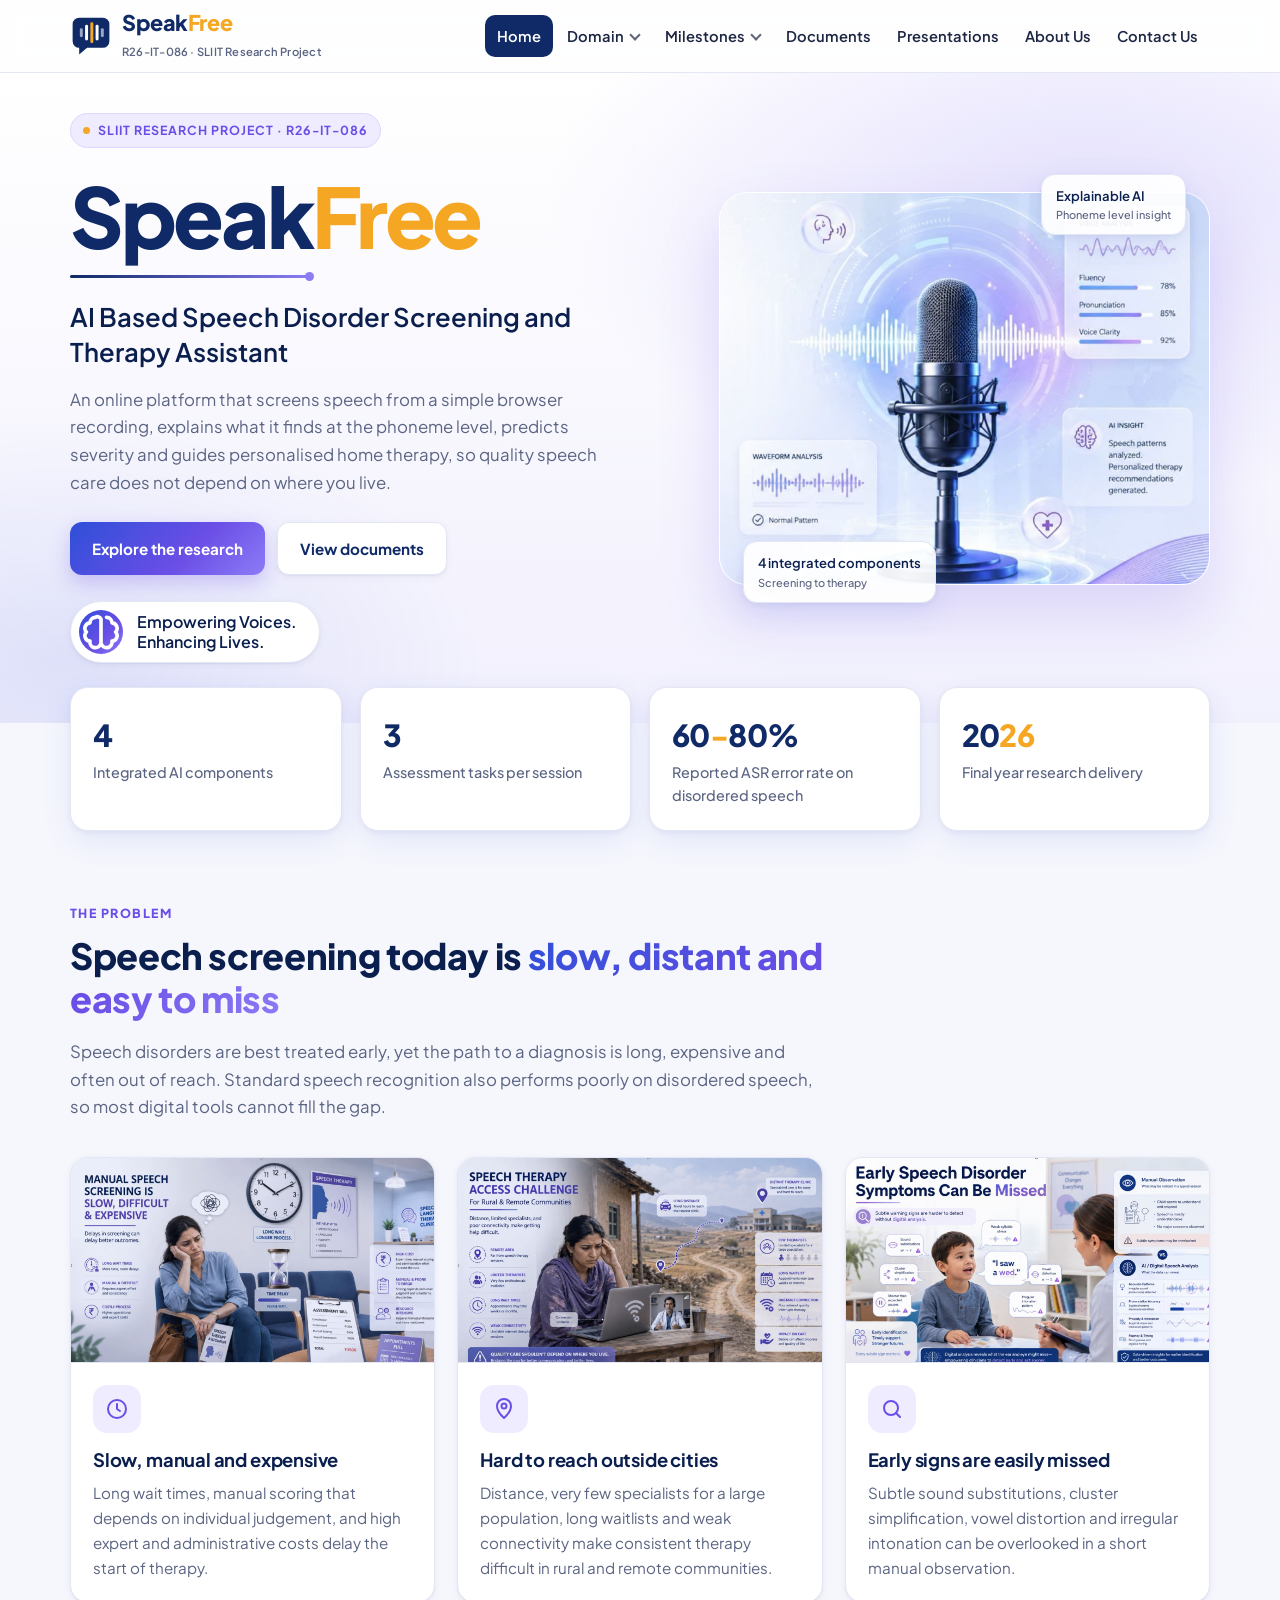
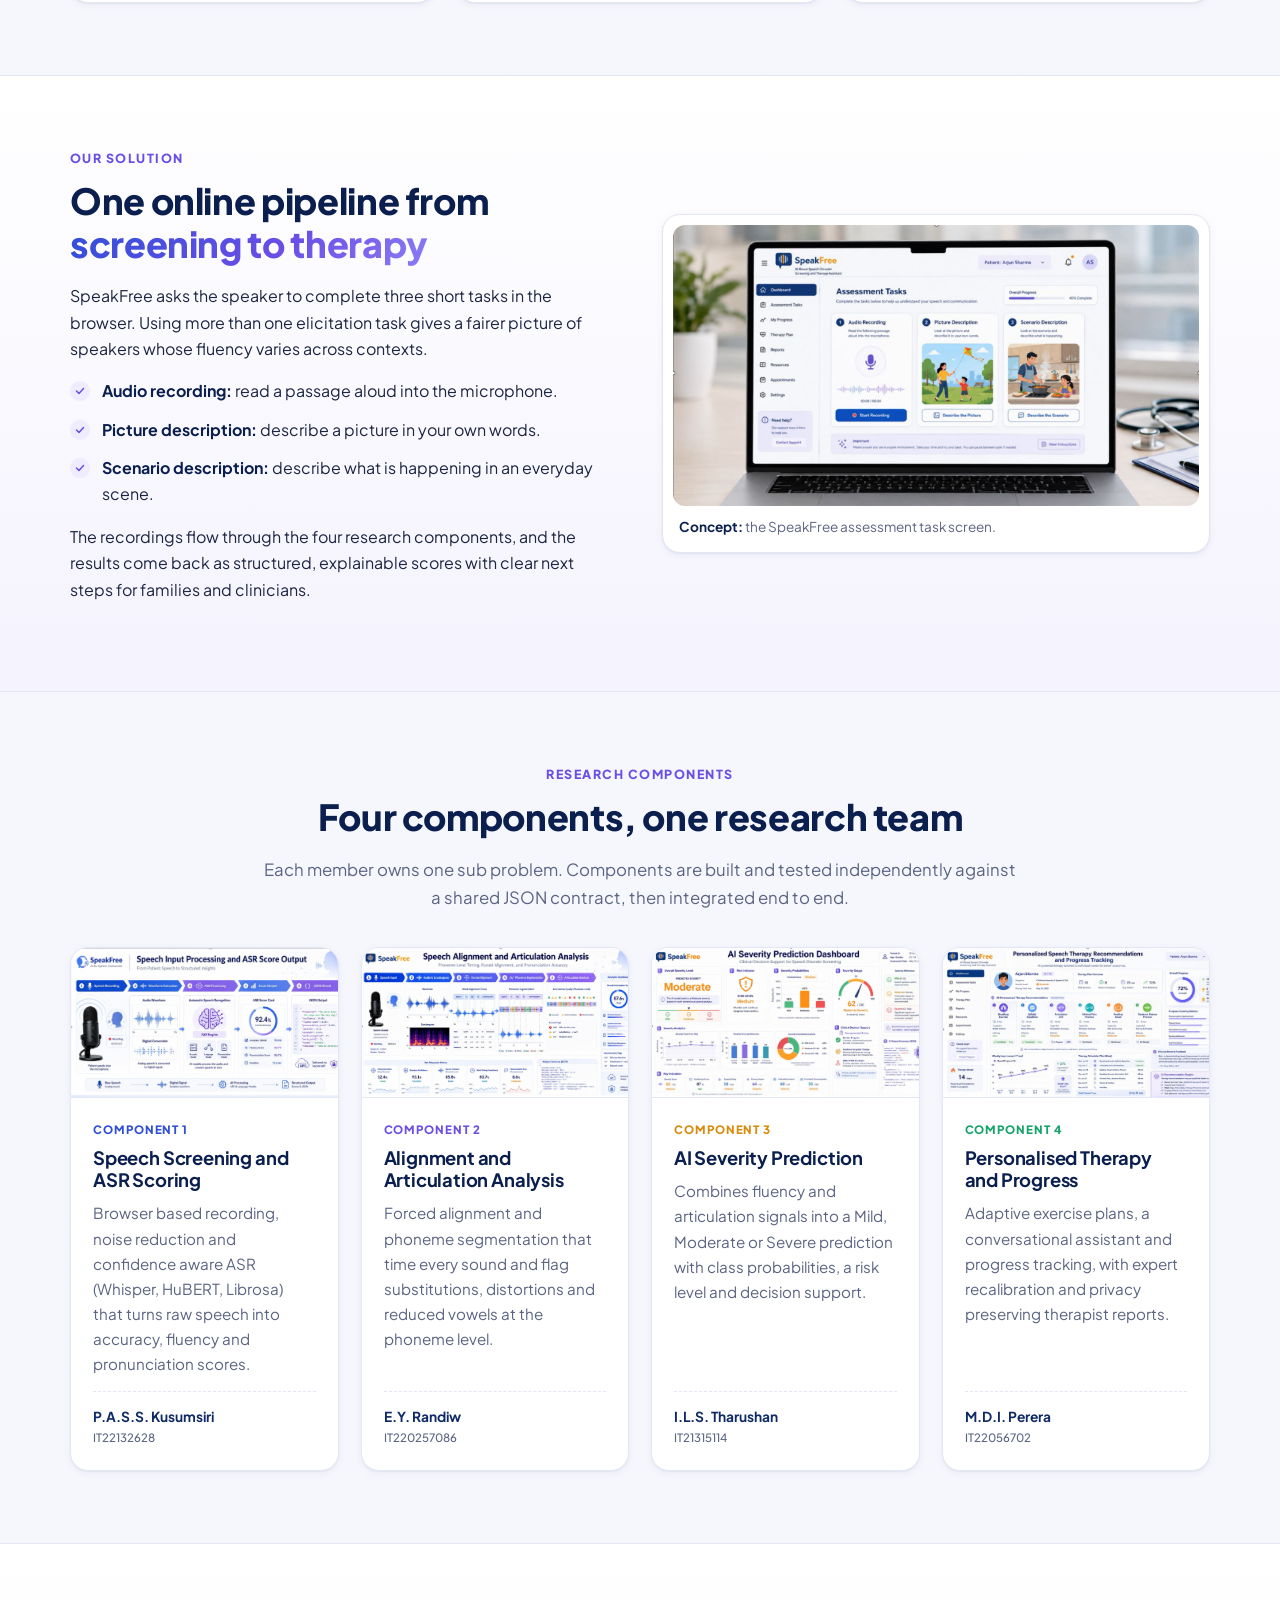
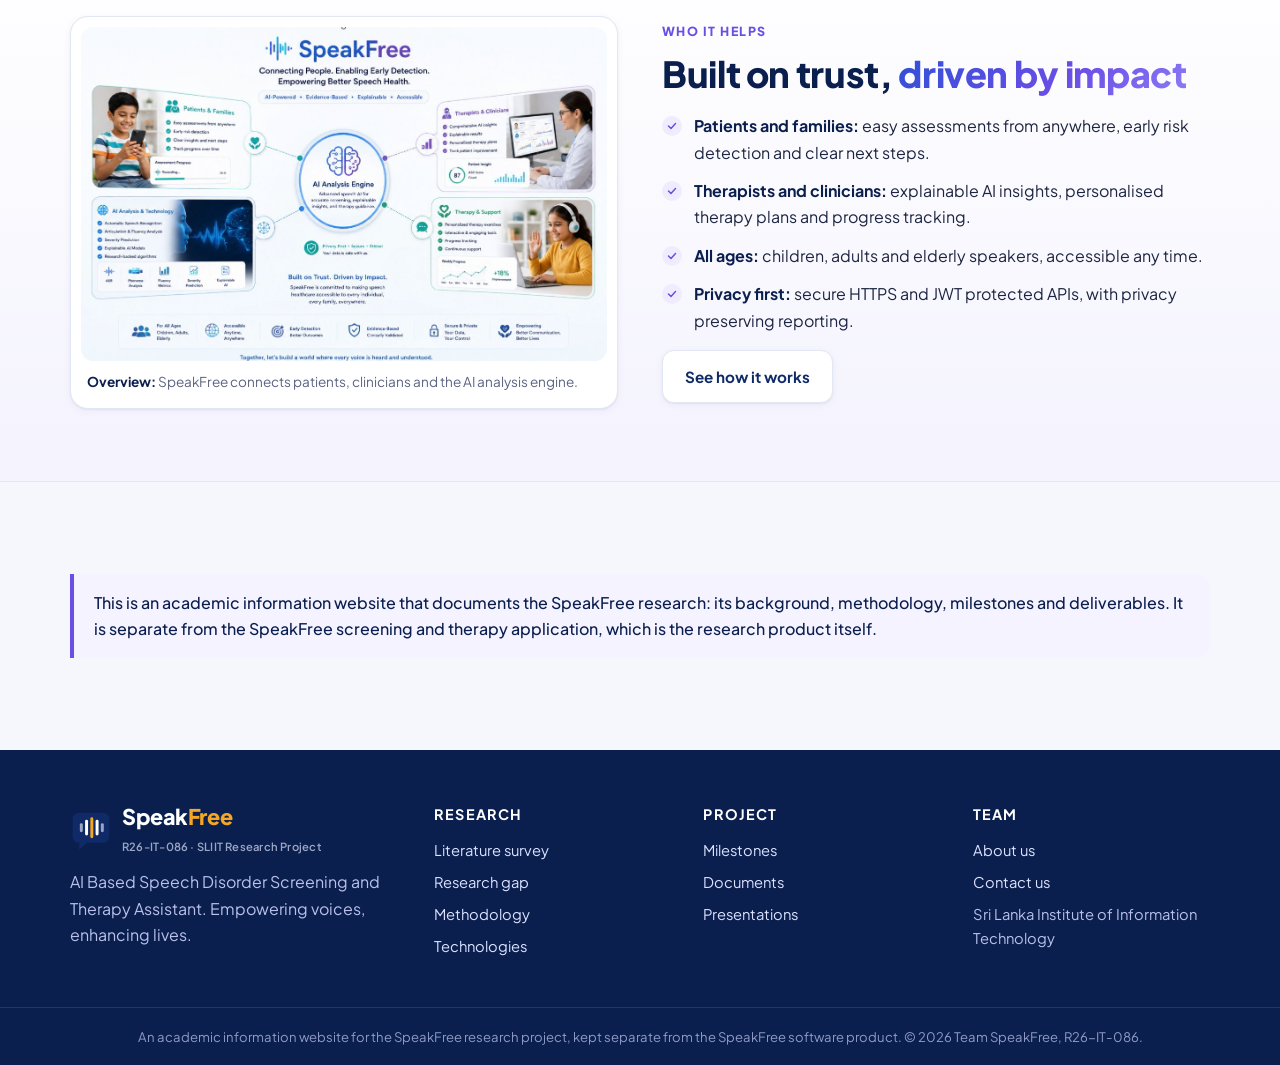
<file: index.html>
<!doctype html>
<html lang="en">
<head>
<meta charset="UTF-8">
<meta name="viewport" content="width=device-width, initial-scale=1.0">
<title>Home | SpeakFree, R26-IT-086</title>
<meta name="description" content="SpeakFree: an AI based online platform for affordable speech disorder screening and personalised, privacy preserving therapy support.">
<link rel="icon" type="image/svg+xml" href="assets/logo/logo-icon.svg">
<link rel="preconnect" href="https://fonts.googleapis.com">
<link rel="preconnect" href="https://fonts.gstatic.com" crossorigin>
<link href="https://fonts.googleapis.com/css2?family=Plus+Jakarta+Sans:wght@400;500;600;700;800&display=swap" rel="stylesheet">
<link rel="stylesheet" href="assets/style.css">
</head>
<body>
<a class="skip" href="#main">Skip to content</a>
<header class="site-header">
  <div class="container nav-wrap">
    <a href="index.html" class="brand">
      <img src="assets/logo/logo-icon.svg" alt="" width="42" height="42">
      <span><span class="brand-name">Speak<span class="free">Free</span></span><span class="brand-sub">R26-IT-086 &middot; SLIIT Research Project</span></span>
    </a>
    <input type="checkbox" id="nav-toggle" class="nav-toggle" aria-label="Toggle menu">
    <label for="nav-toggle" class="nav-burger" aria-hidden="true"><span></span></label>
    <nav class="main-nav" aria-label="Main">
      <ul>
        <li><a href="index.html" class="active" aria-current="page">Home</a></li>
        <li class="has-sub"><a href="domain.html">Domain</a><ul class="sub"><li><a href="domain.html#literature-survey">Literature Survey</a></li><li><a href="domain.html#research-gap">Research Gap</a></li><li><a href="domain.html#research-problem">Research Problem</a></li><li><a href="domain.html#research-objectives">Research Objectives</a></li><li><a href="domain.html#methodology">Methodology</a></li><li><a href="domain.html#technologies">Technologies Used</a></li></ul></li>
        <li class="has-sub"><a href="milestones.html">Milestones</a><ul class="sub"><li><a href="milestones.html#proposal">Project Proposal</a></li><li><a href="milestones.html#checklist-1">Check List Submission</a></li><li><a href="milestones.html#pp1">Progress Presentation 1</a></li><li><a href="milestones.html#pp2">Progress Presentation 2</a></li><li><a href="milestones.html#draft-thesis">Draft Thesis and Website Submission</a></li><li><a href="milestones.html#final-checklist">Final Check List Submission</a></li><li><a href="milestones.html#final">Final Assessment and Viva</a></li><li><a href="milestones.html#research-paper">Research Paper Submission</a></li><li><a href="milestones.html#final-thesis">Final Thesis Submission</a></li></ul></li>
        <li><a href="documents.html">Documents</a></li>
        <li><a href="presentations.html">Presentations</a></li>
        <li><a href="about.html">About Us</a></li>
        <li><a href="contact.html">Contact Us</a></li>
      </ul>
    </nav>
  </div>
</header>
<main id="main">
<section class="hero">
  <div class="container hero-grid">
    <div class="rise">
      <span class="eyebrow">SLIIT Research Project &middot; R26-IT-086</span>
      <h1>Speak<span class="free">Free</span></h1>
      <div class="hero-line"></div>
      <p class="subtitle">AI Based Speech Disorder Screening and Therapy Assistant</p>
      <p class="lead">An online platform that screens speech from a simple browser recording, explains what it finds at the phoneme level, predicts severity and guides personalised home therapy, so quality speech care does not depend on where you live.</p>
      <div class="hero-actions">
        <a href="domain.html" class="btn btn-primary">Explore the research</a>
        <a href="documents.html" class="btn btn-ghost">View documents</a>
      </div>
      <div class="tagline"><span class="ico" style="color:#fff"><svg viewBox="0 0 24 24" fill="none" stroke="currentColor" stroke-width="2" stroke-linecap="round" stroke-linejoin="round" aria-hidden="true"><path d="M9 4a3 3 0 0 0-3 3 3 3 0 0 0-2 5 3 3 0 0 0 2 5 3 3 0 0 0 6 1V5a2 2 0 0 0-3-1zM15 4a3 3 0 0 1 3 3 3 3 0 0 1 2 5 3 3 0 0 1-2 5 3 3 0 0 1-6 1"/></svg></span><span>Empowering Voices.<br>Enhancing Lives.</span></div>
    </div>
    <div class="hero-art rise d2">
      <img src="assets/images/hero-visual.jpg" alt="Studio microphone surrounded by voice analysis panels showing fluency, pronunciation and clarity scores" width="788" height="751">
      <div class="float-chip one">4 integrated components<small>Screening to therapy</small></div>
      <div class="float-chip two">Explainable AI<small>Phoneme level insight</small></div>
    </div>
  </div>
</section>

<div class="container">
  <div class="stats rise d3">
    <div class="stat"><div class="num">4</div><div class="label">Integrated AI components</div></div>
    <div class="stat"><div class="num">3</div><div class="label">Assessment tasks per session</div></div>
    <div class="stat"><div class="num">60<em>-</em>80%</div><div class="label">Reported ASR error rate on disordered speech</div></div>
    <div class="stat"><div class="num">20<em>26</em></div><div class="label">Final year research delivery</div></div>
  </div>
</div>

<section>
  <div class="container">
    <div class="section-head">
      <span class="kicker">The problem</span>
      <h2>Speech screening today is <span class="accent">slow, distant and easy to miss</span></h2>
      <p>Speech disorders are best treated early, yet the path to a diagnosis is long, expensive and often out of reach. Standard speech recognition also performs poorly on disordered speech, so most digital tools cannot fill the gap.</p>
    </div>
    <div class="grid grid-3">
      <article class="card media-card">
        <a class="thumb" href="#lb-p1"><img src="assets/images/problem-cost.jpg" alt="Parent waiting in a speech therapy clinic with an assessment bill" loading="lazy"></a>
        <div class="body">
          <div class="icon"><svg viewBox="0 0 24 24" fill="none" stroke="currentColor" stroke-width="2" stroke-linecap="round" stroke-linejoin="round" aria-hidden="true"><circle cx="12" cy="12" r="9"/><path d="M12 7v5l3 2"/></svg></div>
          <h3>Slow, manual and expensive</h3>
          <p>Long wait times, manual scoring that depends on individual judgement, and high expert and administrative costs delay the start of therapy.</p>
        </div>
      </article>
      <article class="card media-card">
        <a class="thumb" href="#lb-p2"><img src="assets/images/problem-access.jpg" alt="Woman in a rural home struggling with an unstable telehealth call" loading="lazy"></a>
        <div class="body">
          <div class="icon"><svg viewBox="0 0 24 24" fill="none" stroke="currentColor" stroke-width="2" stroke-linecap="round" stroke-linejoin="round" aria-hidden="true"><path d="M12 21s-7-6.2-7-12a7 7 0 0 1 14 0c0 5.8-7 12-7 12z"/><circle cx="12" cy="9" r="2.5"/></svg></div>
          <h3>Hard to reach outside cities</h3>
          <p>Distance, very few specialists for a large population, long waitlists and weak connectivity make consistent therapy difficult in rural and remote communities.</p>
        </div>
      </article>
      <article class="card media-card">
        <a class="thumb" href="#lb-p3"><img src="assets/images/problem-missed.jpg" alt="Child speaking with a clinician, with subtle speech errors highlighted" loading="lazy"></a>
        <div class="body">
          <div class="icon"><svg viewBox="0 0 24 24" fill="none" stroke="currentColor" stroke-width="2" stroke-linecap="round" stroke-linejoin="round" aria-hidden="true"><circle cx="11" cy="11" r="7"/><path d="M20 20l-4-4"/></svg></div>
          <h3>Early signs are easily missed</h3>
          <p>Subtle sound substitutions, cluster simplification, vowel distortion and irregular intonation can be overlooked in a short manual observation.</p>
        </div>
      </article>
    </div>
  </div>
</section>

<section class="alt">
  <div class="container split">
    <div>
      <span class="kicker">Our solution</span>
      <h2>One online pipeline from <span class="accent">screening to therapy</span></h2>
      <p>SpeakFree asks the speaker to complete three short tasks in the browser. Using more than one elicitation task gives a fairer picture of speakers whose fluency varies across contexts.</p>
      <ul class="checks">
        <li><strong>Audio recording:</strong> read a passage aloud into the microphone.</li>
        <li><strong>Picture description:</strong> describe a picture in your own words.</li>
        <li><strong>Scenario description:</strong> describe what is happening in an everyday scene.</li>
      </ul>
      <p>The recordings flow through the four research components, and the results come back as structured, explainable scores with clear next steps for families and clinicians.</p>
    </div>
    <figure class="figure">
  <a href="#lb-solution"><img src="assets/images/solution-tasks.jpg" alt="SpeakFree assessment tasks screen with audio recording, picture description and scenario description" loading="lazy"></a>
  <figcaption><strong>Concept:</strong> the SpeakFree assessment task screen.</figcaption>
</figure>
  </div>
</section>

<section>
  <div class="container">
    <div class="section-head center">
      <span class="kicker">Research components</span>
      <h2>Four components, one research team</h2>
      <p>Each member owns one sub problem. Components are built and tested independently against a shared JSON contract, then integrated end to end.</p>
    </div>
    <div class="grid grid-4">
      <article class="card media-card c1 rise d1">
        <a class="thumb" href="#lb-c1"><img src="assets/images/c1-asr.jpg" alt="Speech Screening and ASR Scoring dashboard concept" loading="lazy"></a>
        <div class="body">
          <span class="tag">Component 1</span>
          <h3>Speech Screening and ASR Scoring</h3>
          <p>Browser based recording, noise reduction and confidence aware ASR (Whisper, HuBERT, Librosa) that turns raw speech into accuracy, fluency and pronunciation scores.</p>
          <div class="owner">P.A.S.S. Kusumsiri<small>IT22132628</small></div>
        </div>
      </article>
      <article class="card media-card c2 rise d2">
        <a class="thumb" href="#lb-c2"><img src="assets/images/c2-articulation.jpg" alt="Alignment and Articulation Analysis dashboard concept" loading="lazy"></a>
        <div class="body">
          <span class="tag">Component 2</span>
          <h3>Alignment and Articulation Analysis</h3>
          <p>Forced alignment and phoneme segmentation that time every sound and flag substitutions, distortions and reduced vowels at the phoneme level.</p>
          <div class="owner">E.Y. Randiw<small>IT220257086</small></div>
        </div>
      </article>
      <article class="card media-card c3 rise d3">
        <a class="thumb" href="#lb-c3"><img src="assets/images/c3-severity.jpg" alt="AI Severity Prediction dashboard concept" loading="lazy"></a>
        <div class="body">
          <span class="tag">Component 3</span>
          <h3>AI Severity Prediction</h3>
          <p>Combines fluency and articulation signals into a Mild, Moderate or Severe prediction with class probabilities, a risk level and decision support.</p>
          <div class="owner">I.L.S. Tharushan<small>IT21315114</small></div>
        </div>
      </article>
      <article class="card media-card c4 rise d4">
        <a class="thumb" href="#lb-c4"><img src="assets/images/c4-therapy.jpg" alt="Personalised Therapy and Progress dashboard concept" loading="lazy"></a>
        <div class="body">
          <span class="tag">Component 4</span>
          <h3>Personalised Therapy and Progress</h3>
          <p>Adaptive exercise plans, a conversational assistant and progress tracking, with expert recalibration and privacy preserving therapist reports.</p>
          <div class="owner">M.D.I. Perera<small>IT22056702</small></div>
        </div>
      </article>
    </div>
  </div>
</section>

<section class="alt">
  <div class="container split reverse">
    <div>
      <span class="kicker">Who it helps</span>
      <h2>Built on trust, <span class="accent">driven by impact</span></h2>
      <ul class="checks">
        <li><strong>Patients and families:</strong> easy assessments from anywhere, early risk detection and clear next steps.</li>
        <li><strong>Therapists and clinicians:</strong> explainable AI insights, personalised therapy plans and progress tracking.</li>
        <li><strong>All ages:</strong> children, adults and elderly speakers, accessible any time.</li>
        <li><strong>Privacy first:</strong> secure HTTPS and JWT protected APIs, with privacy preserving reporting.</li>
      </ul>
      <a href="domain.html#methodology" class="btn btn-ghost">See how it works</a>
    </div>
    <figure class="figure">
  <a href="#lb-overview"><img src="assets/images/overview.jpg" alt="SpeakFree overview connecting patients, therapists, AI technology and therapy support" loading="lazy"></a>
  <figcaption><strong>Overview:</strong> SpeakFree connects patients, clinicians and the AI analysis engine.</figcaption>
</figure>
  </div>
</section>

<section>
  <div class="container">
    <div class="callout">This is an academic information website that documents the SpeakFree research: its background, methodology, milestones and deliverables. It is separate from the SpeakFree screening and therapy application, which is the research product itself.</div>
  </div>
</section>
<div class="lightbox" id="lb-solution" role="dialog" aria-label="SpeakFree assessment tasks screen with audio recording, picture description and scenario description">
  <a href="#close" class="backdrop" aria-label="Close"></a>
  <img src="assets/images/solution-tasks.jpg" alt="SpeakFree assessment tasks screen with audio recording, picture description and scenario description" loading="lazy">
  <a href="#close" class="close">Close &times;</a>
</div>
<div class="lightbox" id="lb-overview" role="dialog" aria-label="SpeakFree overview connecting patients, therapists, AI technology and therapy support">
  <a href="#close" class="backdrop" aria-label="Close"></a>
  <img src="assets/images/overview.jpg" alt="SpeakFree overview connecting patients, therapists, AI technology and therapy support" loading="lazy">
  <a href="#close" class="close">Close &times;</a>
</div>
<div class="lightbox" id="lb-p1" role="dialog" aria-label="Manual speech screening is slow, difficult and expensive">
  <a href="#close" class="backdrop" aria-label="Close"></a>
  <img src="assets/images/problem-cost.jpg" alt="Manual speech screening is slow, difficult and expensive" loading="lazy">
  <a href="#close" class="close">Close &times;</a>
</div>
<div class="lightbox" id="lb-p2" role="dialog" aria-label="Speech therapy access challenge for rural and remote communities">
  <a href="#close" class="backdrop" aria-label="Close"></a>
  <img src="assets/images/problem-access.jpg" alt="Speech therapy access challenge for rural and remote communities" loading="lazy">
  <a href="#close" class="close">Close &times;</a>
</div>
<div class="lightbox" id="lb-p3" role="dialog" aria-label="Early speech disorder symptoms can be missed">
  <a href="#close" class="backdrop" aria-label="Close"></a>
  <img src="assets/images/problem-missed.jpg" alt="Early speech disorder symptoms can be missed" loading="lazy">
  <a href="#close" class="close">Close &times;</a>
</div>
<div class="lightbox" id="lb-c1" role="dialog" aria-label="Speech Screening and ASR Scoring">
  <a href="#close" class="backdrop" aria-label="Close"></a>
  <img src="assets/images/c1-asr.jpg" alt="Speech Screening and ASR Scoring" loading="lazy">
  <a href="#close" class="close">Close &times;</a>
</div>
<div class="lightbox" id="lb-c2" role="dialog" aria-label="Alignment and Articulation Analysis">
  <a href="#close" class="backdrop" aria-label="Close"></a>
  <img src="assets/images/c2-articulation.jpg" alt="Alignment and Articulation Analysis" loading="lazy">
  <a href="#close" class="close">Close &times;</a>
</div>
<div class="lightbox" id="lb-c3" role="dialog" aria-label="AI Severity Prediction">
  <a href="#close" class="backdrop" aria-label="Close"></a>
  <img src="assets/images/c3-severity.jpg" alt="AI Severity Prediction" loading="lazy">
  <a href="#close" class="close">Close &times;</a>
</div>
<div class="lightbox" id="lb-c4" role="dialog" aria-label="Personalised Therapy and Progress">
  <a href="#close" class="backdrop" aria-label="Close"></a>
  <img src="assets/images/c4-therapy.jpg" alt="Personalised Therapy and Progress" loading="lazy">
  <a href="#close" class="close">Close &times;</a>
</div>
</main>
<footer class="site-footer">
  <div class="container footer-grid">
    <div>
      <a href="index.html" class="brand">
      <img src="assets/logo/logo-icon.svg" alt="" width="42" height="42">
      <span><span class="brand-name">Speak<span class="free">Free</span></span><span class="brand-sub">R26-IT-086 &middot; SLIIT Research Project</span></span>
    </a>
      <p>AI Based Speech Disorder Screening and Therapy Assistant. Empowering voices, enhancing lives.</p>
    </div>
    <div>
      <h4>Research</h4>
      <ul>
        <li><a href="domain.html#literature-survey">Literature survey</a></li>
        <li><a href="domain.html#research-gap">Research gap</a></li>
        <li><a href="domain.html#methodology">Methodology</a></li>
        <li><a href="domain.html#technologies">Technologies</a></li>
      </ul>
    </div>
    <div>
      <h4>Project</h4>
      <ul>
        <li><a href="milestones.html">Milestones</a></li>
        <li><a href="documents.html">Documents</a></li>
        <li><a href="presentations.html">Presentations</a></li>
      </ul>
    </div>
    <div>
      <h4>Team</h4>
      <ul>
        <li><a href="about.html">About us</a></li>
        <li><a href="contact.html">Contact us</a></li>
        <li>Sri Lanka Institute of Information Technology</li>
      </ul>
    </div>
  </div>
  <div class="footer-bottom">
    An academic information website for the SpeakFree research project, kept separate from the SpeakFree software product. &copy; 2026 Team SpeakFree, R26-IT-086.
  </div>
</footer>
</body>
</html>
</file>
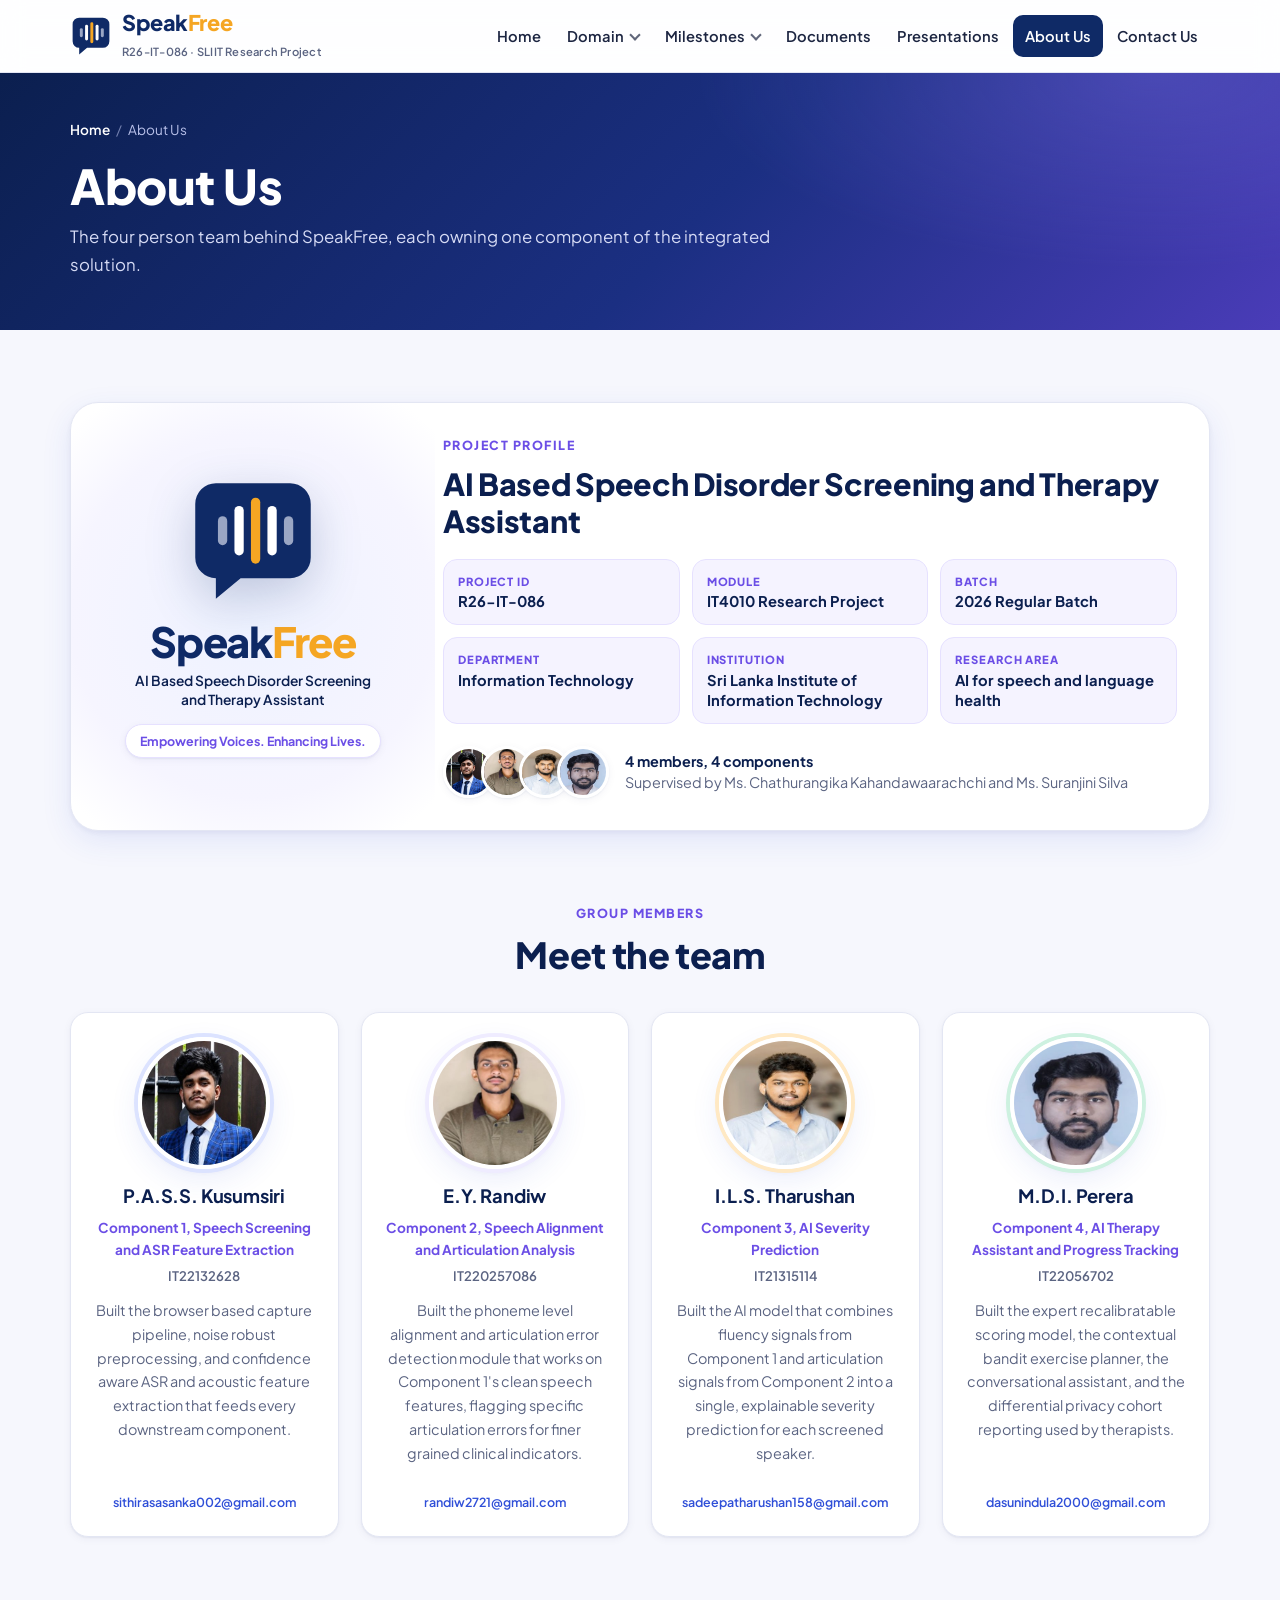
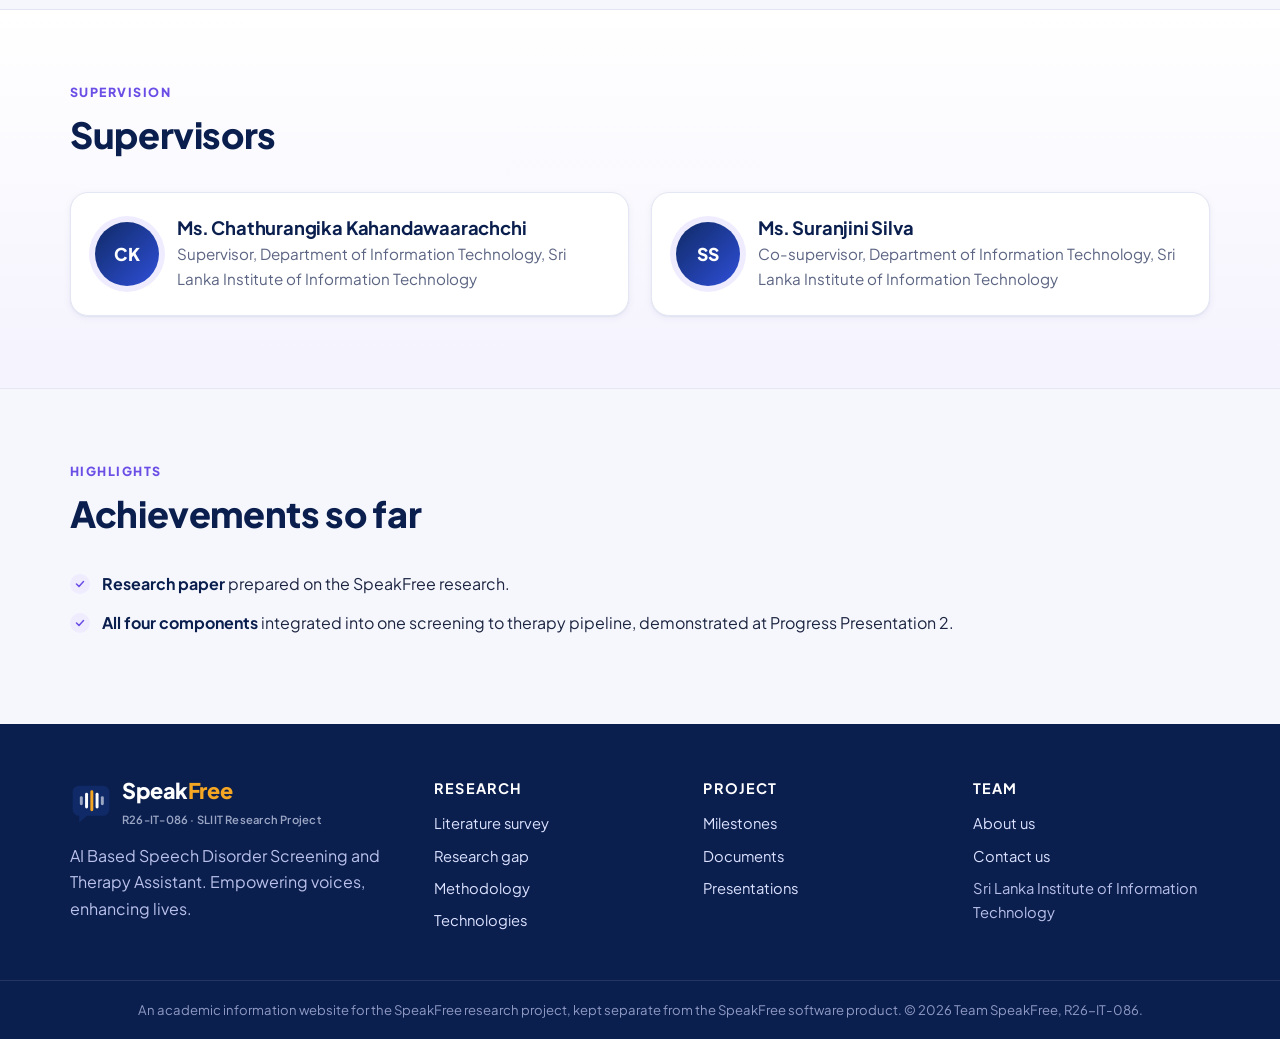
<file: about.html>
<!doctype html>
<html lang="en">
<head>
<meta charset="UTF-8">
<meta name="viewport" content="width=device-width, initial-scale=1.0">
<title>About Us | SpeakFree, R26-IT-086</title>
<meta name="description" content="The SpeakFree research team, supervisors and contact details.">
<link rel="icon" type="image/svg+xml" href="assets/logo/logo-icon.svg">
<link rel="preconnect" href="https://fonts.googleapis.com">
<link rel="preconnect" href="https://fonts.gstatic.com" crossorigin>
<link href="https://fonts.googleapis.com/css2?family=Plus+Jakarta+Sans:wght@400;500;600;700;800&display=swap" rel="stylesheet">
<link rel="stylesheet" href="assets/style.css">
</head>
<body>
<a class="skip" href="#main">Skip to content</a>
<header class="site-header">
  <div class="container nav-wrap">
    <a href="index.html" class="brand">
      <img src="assets/logo/logo-icon.svg" alt="" width="42" height="42">
      <span><span class="brand-name">Speak<span class="free">Free</span></span><span class="brand-sub">R26-IT-086 &middot; SLIIT Research Project</span></span>
    </a>
    <input type="checkbox" id="nav-toggle" class="nav-toggle" aria-label="Toggle menu">
    <label for="nav-toggle" class="nav-burger" aria-hidden="true"><span></span></label>
    <nav class="main-nav" aria-label="Main">
      <ul>
        <li><a href="index.html">Home</a></li>
        <li class="has-sub"><a href="domain.html">Domain</a><ul class="sub"><li><a href="domain.html#literature-survey">Literature Survey</a></li><li><a href="domain.html#research-gap">Research Gap</a></li><li><a href="domain.html#research-problem">Research Problem</a></li><li><a href="domain.html#research-objectives">Research Objectives</a></li><li><a href="domain.html#methodology">Methodology</a></li><li><a href="domain.html#technologies">Technologies Used</a></li></ul></li>
        <li class="has-sub"><a href="milestones.html">Milestones</a><ul class="sub"><li><a href="milestones.html#proposal">Project Proposal</a></li><li><a href="milestones.html#checklist-1">Check List Submission</a></li><li><a href="milestones.html#pp1">Progress Presentation 1</a></li><li><a href="milestones.html#pp2">Progress Presentation 2</a></li><li><a href="milestones.html#draft-thesis">Draft Thesis and Website Submission</a></li><li><a href="milestones.html#final-checklist">Final Check List Submission</a></li><li><a href="milestones.html#final">Final Assessment and Viva</a></li><li><a href="milestones.html#research-paper">Research Paper Submission</a></li><li><a href="milestones.html#final-thesis">Final Thesis Submission</a></li></ul></li>
        <li><a href="documents.html">Documents</a></li>
        <li><a href="presentations.html">Presentations</a></li>
        <li><a href="about.html" class="active" aria-current="page">About Us</a></li>
        <li><a href="contact.html">Contact Us</a></li>
      </ul>
    </nav>
  </div>
</header>
<main id="main">
<div class="page-head">
  <div class="container">
    <ol class="crumbs"><li><a href="index.html">Home</a></li><li>About Us</li></ol>
    <h1 class="rise">About Us</h1>
    <p class="rise d1">The four person team behind SpeakFree, each owning one component of the integrated solution.</p>
  </div>
</div>

<section>
  <div class="container">
    <div class="profile rise">
      <div class="profile-logo">
        <img src="assets/logo/logo-icon.svg" alt="SpeakFree logo" width="132" height="132">
        <div class="wordmark">Speak<span class="free">Free</span></div>
        <div class="wordmark-sub">AI Based Speech Disorder Screening and Therapy Assistant</div>
        <div class="wordmark-tag">Empowering Voices. Enhancing Lives.</div>
      </div>
      <div class="profile-body">
        <span class="kicker">Project profile</span>
        <h2>AI Based Speech Disorder Screening and Therapy Assistant</h2>
        <dl class="facts">
          <div><dt>Project ID</dt><dd>R26-IT-086</dd></div>
          <div><dt>Module</dt><dd>IT4010 Research Project</dd></div>
          <div><dt>Batch</dt><dd>2026 Regular Batch</dd></div>
          <div><dt>Department</dt><dd>Information Technology</dd></div>
          <div><dt>Institution</dt><dd>Sri Lanka Institute of Information Technology</dd></div>
          <div><dt>Research area</dt><dd>AI for speech and language health</dd></div>
        </dl>
        <div class="profile-team">
          <div class="faces"><img src="assets/photos/member-1.jpg" alt="P.A.S.S. Kusumsiri" width="52" height="52"><img src="assets/photos/member-2.jpg" alt="E.Y. Randiw" width="52" height="52"><img src="assets/photos/member-3.jpg" alt="I.L.S. Tharushan" width="52" height="52"><img src="assets/photos/member-4.jpg" alt="M.D.I. Perera" width="52" height="52"></div>
          <span><strong>4 members, 4 components</strong>Supervised by Ms. Chathurangika Kahandawaarachchi and Ms. Suranjini Silva</span>
        </div>
      </div>
    </div>
  </div>
</section>

<section style="padding-top:0">
  <div class="container">
    <div class="section-head center">
      <span class="kicker">Group members</span>
      <h2>Meet the team</h2>
    </div>
    <div class="grid grid-4">
      <article class="card member c1 rise d1">
        <img class="photo" src="assets/photos/member-1.jpg" alt="Photo of P.A.S.S. Kusumsiri" width="132" height="132" loading="lazy">
        <h3>P.A.S.S. Kusumsiri</h3>
        <div class="role">Component 1, Speech Screening and ASR Feature Extraction</div>
        <div class="sid">IT22132628</div>
        <p>Built the browser based capture pipeline, noise robust preprocessing, and confidence aware ASR and acoustic feature extraction that feeds every downstream component.</p>
        <a class="mail" href="mailto:sithirasasanka002@gmail.com">sithirasasanka002@gmail.com</a>
      </article>
      <article class="card member c2 rise d2">
        <img class="photo" src="assets/photos/member-2.jpg" alt="Photo of E.Y. Randiw" width="132" height="132" loading="lazy">
        <h3>E.Y. Randiw</h3>
        <div class="role">Component 2, Speech Alignment and Articulation Analysis</div>
        <div class="sid">IT220257086</div>
        <p>Built the phoneme level alignment and articulation error detection module that works on Component 1's clean speech features, flagging specific articulation errors for finer grained clinical indicators.</p>
        <a class="mail" href="mailto:randiw2721@gmail.com">randiw2721@gmail.com</a>
      </article>
      <article class="card member c3 rise d3">
        <img class="photo" src="assets/photos/member-3.jpg" alt="Photo of I.L.S. Tharushan" width="132" height="132" loading="lazy">
        <h3>I.L.S. Tharushan</h3>
        <div class="role">Component 3, AI Severity Prediction</div>
        <div class="sid">IT21315114</div>
        <p>Built the AI model that combines fluency signals from Component 1 and articulation signals from Component 2 into a single, explainable severity prediction for each screened speaker.</p>
        <a class="mail" href="mailto:sadeepatharushan158@gmail.com">sadeepatharushan158@gmail.com</a>
      </article>
      <article class="card member c4 rise d4">
        <img class="photo" src="assets/photos/member-4.jpg" alt="Photo of M.D.I. Perera" width="132" height="132" loading="lazy">
        <h3>M.D.I. Perera</h3>
        <div class="role">Component 4, AI Therapy Assistant and Progress Tracking</div>
        <div class="sid">IT22056702</div>
        <p>Built the expert recalibratable scoring model, the contextual bandit exercise planner, the conversational assistant, and the differential privacy cohort reporting used by therapists.</p>
        <a class="mail" href="mailto:dasunindula2000@gmail.com">dasunindula2000@gmail.com</a>
      </article>
    </div>
  </div>
</section>

<section class="alt">
  <div class="container">
    <div class="section-head">
      <span class="kicker">Supervision</span>
      <h2>Supervisors</h2>
    </div>
    <div class="grid grid-2">
      <div class="card supervisor">
        <div class="avatar">CK</div>
        <div><h3>Ms. Chathurangika Kahandawaarachchi</h3><p>Supervisor, Department of Information Technology, Sri Lanka Institute of Information Technology</p></div>
      </div>
      <div class="card supervisor">
        <div class="avatar">SS</div>
        <div><h3>Ms. Suranjini Silva</h3><p>Co-supervisor, Department of Information Technology, Sri Lanka Institute of Information Technology</p></div>
      </div>
    </div>
  </div>
</section>

<section>
  <div class="container">
    <div class="section-head">
      <span class="kicker">Highlights</span>
      <h2>Achievements so far</h2>
    </div>
    <ul class="checks">
      <li><strong>Research paper</strong> prepared on the SpeakFree research.</li>
      <li><strong>All four components</strong> integrated into one screening to therapy pipeline, demonstrated at Progress Presentation 2.</li>
    </ul>
  </div>
</section>

</main>
<footer class="site-footer">
  <div class="container footer-grid">
    <div>
      <a href="index.html" class="brand">
      <img src="assets/logo/logo-icon.svg" alt="" width="42" height="42">
      <span><span class="brand-name">Speak<span class="free">Free</span></span><span class="brand-sub">R26-IT-086 &middot; SLIIT Research Project</span></span>
    </a>
      <p>AI Based Speech Disorder Screening and Therapy Assistant. Empowering voices, enhancing lives.</p>
    </div>
    <div>
      <h4>Research</h4>
      <ul>
        <li><a href="domain.html#literature-survey">Literature survey</a></li>
        <li><a href="domain.html#research-gap">Research gap</a></li>
        <li><a href="domain.html#methodology">Methodology</a></li>
        <li><a href="domain.html#technologies">Technologies</a></li>
      </ul>
    </div>
    <div>
      <h4>Project</h4>
      <ul>
        <li><a href="milestones.html">Milestones</a></li>
        <li><a href="documents.html">Documents</a></li>
        <li><a href="presentations.html">Presentations</a></li>
      </ul>
    </div>
    <div>
      <h4>Team</h4>
      <ul>
        <li><a href="about.html">About us</a></li>
        <li><a href="contact.html">Contact us</a></li>
        <li>Sri Lanka Institute of Information Technology</li>
      </ul>
    </div>
  </div>
  <div class="footer-bottom">
    An academic information website for the SpeakFree research project, kept separate from the SpeakFree software product. &copy; 2026 Team SpeakFree, R26-IT-086.
  </div>
</footer>
</body>
</html>
</file>
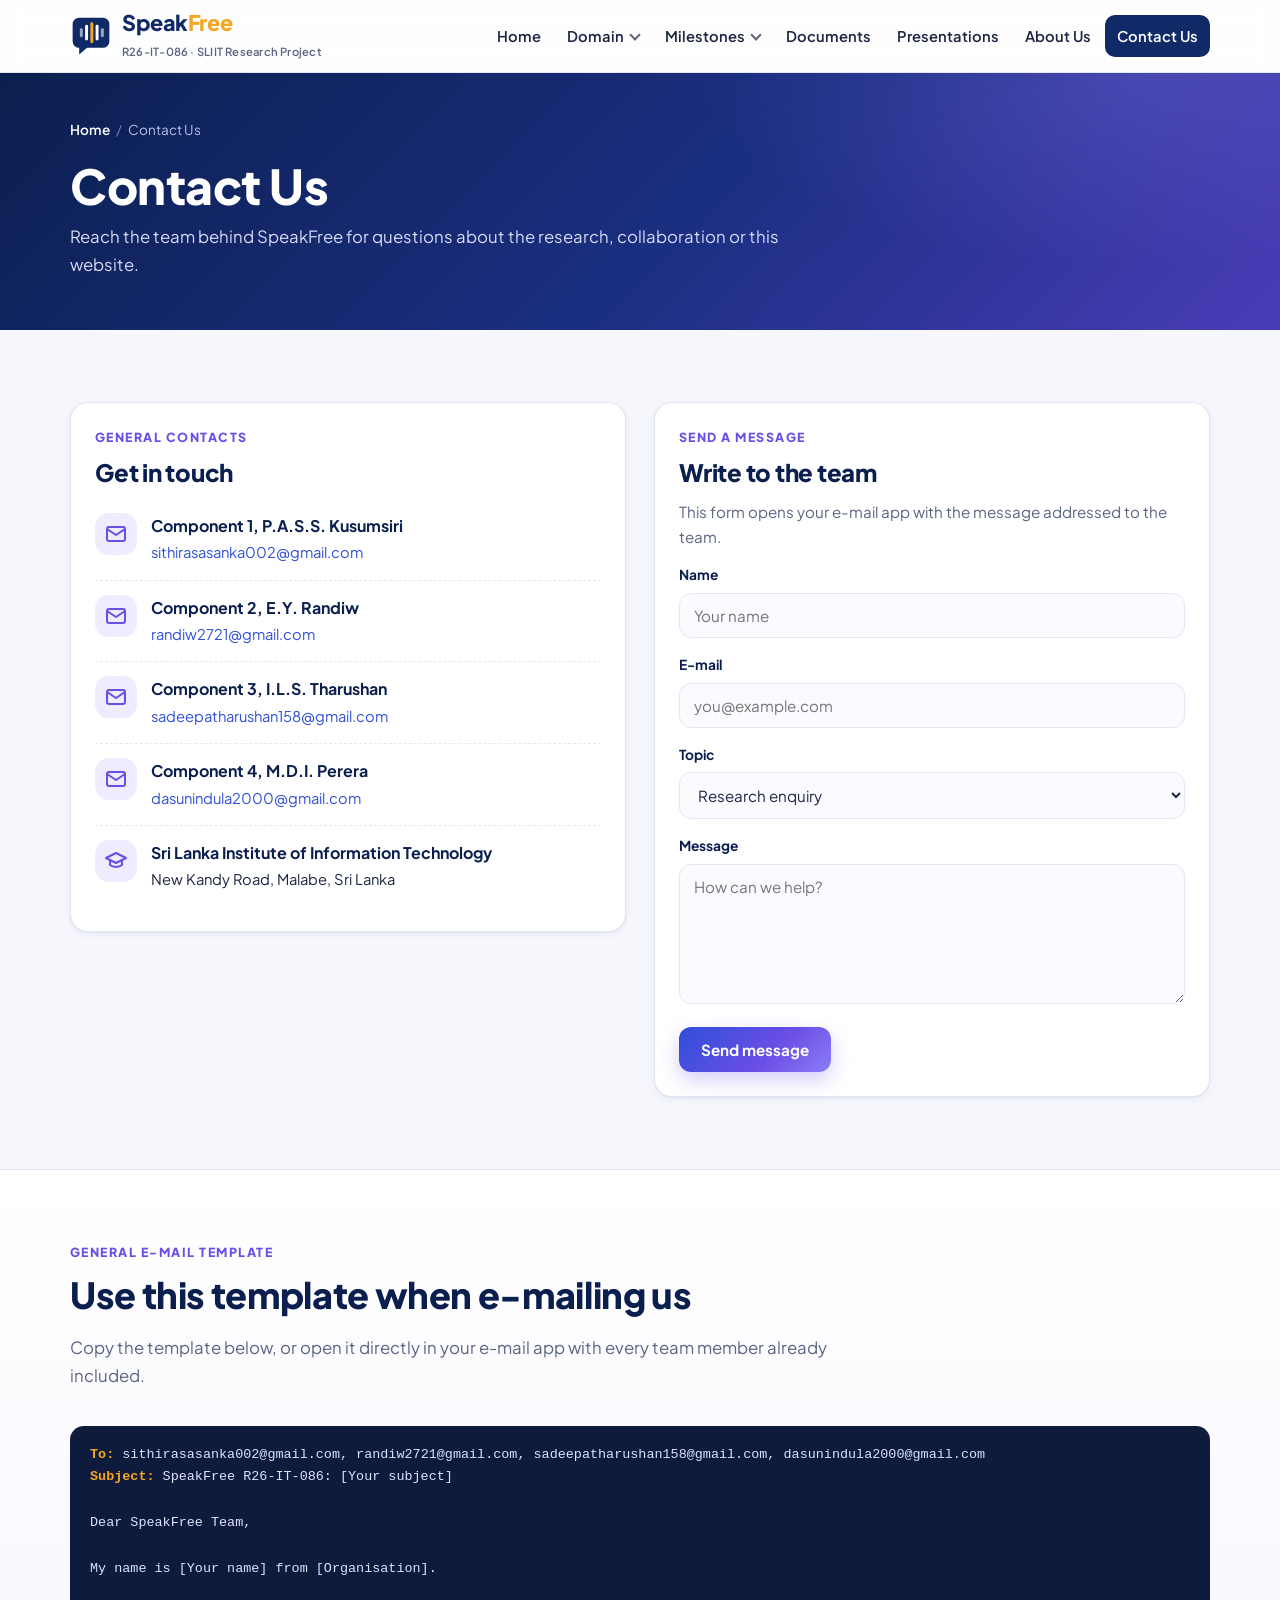
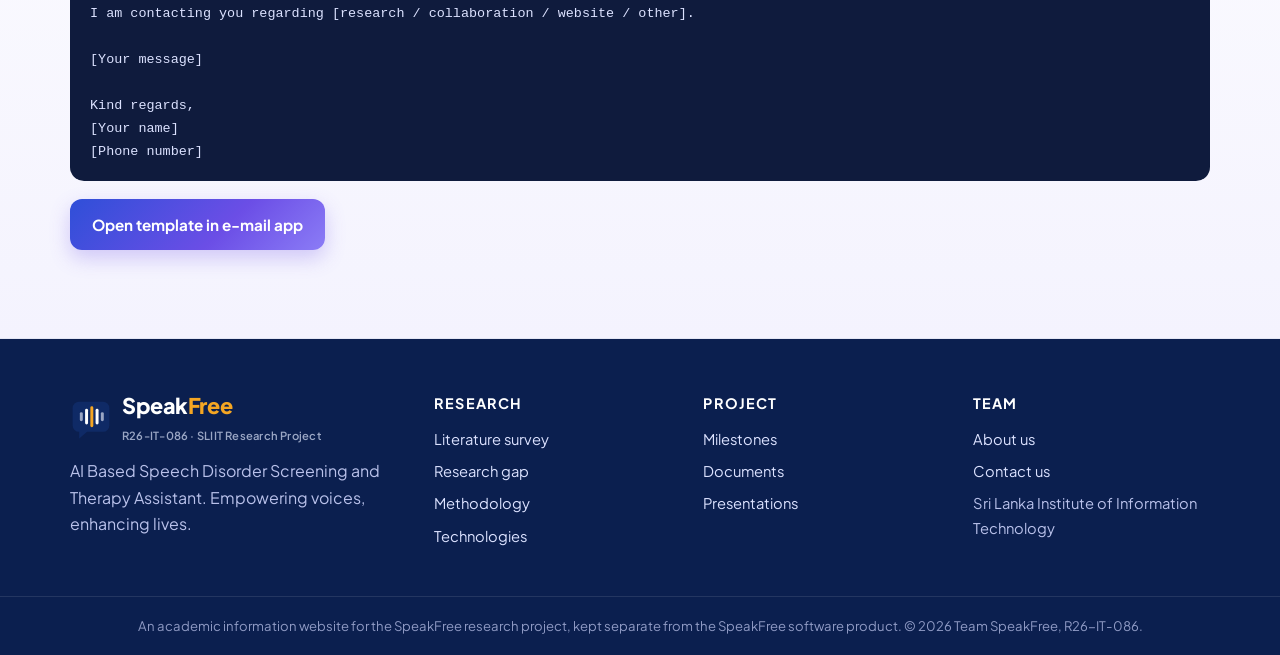
<file: contact.html>
<!doctype html>
<html lang="en">
<head>
<meta charset="UTF-8">
<meta name="viewport" content="width=device-width, initial-scale=1.0">
<title>Contact Us | SpeakFree, R26-IT-086</title>
<meta name="description" content="Contact the SpeakFree research team.">
<link rel="icon" type="image/svg+xml" href="assets/logo/logo-icon.svg">
<link rel="preconnect" href="https://fonts.googleapis.com">
<link rel="preconnect" href="https://fonts.gstatic.com" crossorigin>
<link href="https://fonts.googleapis.com/css2?family=Plus+Jakarta+Sans:wght@400;500;600;700;800&display=swap" rel="stylesheet">
<link rel="stylesheet" href="assets/style.css">
</head>
<body>
<a class="skip" href="#main">Skip to content</a>
<header class="site-header">
  <div class="container nav-wrap">
    <a href="index.html" class="brand">
      <img src="assets/logo/logo-icon.svg" alt="" width="42" height="42">
      <span><span class="brand-name">Speak<span class="free">Free</span></span><span class="brand-sub">R26-IT-086 &middot; SLIIT Research Project</span></span>
    </a>
    <input type="checkbox" id="nav-toggle" class="nav-toggle" aria-label="Toggle menu">
    <label for="nav-toggle" class="nav-burger" aria-hidden="true"><span></span></label>
    <nav class="main-nav" aria-label="Main">
      <ul>
        <li><a href="index.html">Home</a></li>
        <li class="has-sub"><a href="domain.html">Domain</a><ul class="sub"><li><a href="domain.html#literature-survey">Literature Survey</a></li><li><a href="domain.html#research-gap">Research Gap</a></li><li><a href="domain.html#research-problem">Research Problem</a></li><li><a href="domain.html#research-objectives">Research Objectives</a></li><li><a href="domain.html#methodology">Methodology</a></li><li><a href="domain.html#technologies">Technologies Used</a></li></ul></li>
        <li class="has-sub"><a href="milestones.html">Milestones</a><ul class="sub"><li><a href="milestones.html#proposal">Project Proposal</a></li><li><a href="milestones.html#checklist-1">Check List Submission</a></li><li><a href="milestones.html#pp1">Progress Presentation 1</a></li><li><a href="milestones.html#pp2">Progress Presentation 2</a></li><li><a href="milestones.html#draft-thesis">Draft Thesis and Website Submission</a></li><li><a href="milestones.html#final-checklist">Final Check List Submission</a></li><li><a href="milestones.html#final">Final Assessment and Viva</a></li><li><a href="milestones.html#research-paper">Research Paper Submission</a></li><li><a href="milestones.html#final-thesis">Final Thesis Submission</a></li></ul></li>
        <li><a href="documents.html">Documents</a></li>
        <li><a href="presentations.html">Presentations</a></li>
        <li><a href="about.html">About Us</a></li>
        <li><a href="contact.html" class="active" aria-current="page">Contact Us</a></li>
      </ul>
    </nav>
  </div>
</header>
<main id="main">
<div class="page-head">
  <div class="container">
    <ol class="crumbs"><li><a href="index.html">Home</a></li><li>Contact Us</li></ol>
    <h1 class="rise">Contact Us</h1>
    <p class="rise d1">Reach the team behind SpeakFree for questions about the research, collaboration or this website.</p>
  </div>
</div>

<section>
  <div class="container contact-grid">
    <div class="card">
      <span class="kicker">General contacts</span>
      <h2 style="font-size:1.5rem">Get in touch</h2>
      <div class="contact-item"><div class="icon"><svg viewBox="0 0 24 24" fill="none" stroke="currentColor" stroke-width="2" stroke-linecap="round" stroke-linejoin="round" aria-hidden="true"><rect x="3" y="5" width="18" height="14" rx="2"/><path d="M3 7l9 6 9-6"/></svg></div><div><strong>Component 1, P.A.S.S. Kusumsiri</strong><a href="mailto:sithirasasanka002@gmail.com">sithirasasanka002@gmail.com</a></div></div>
      <div class="contact-item"><div class="icon"><svg viewBox="0 0 24 24" fill="none" stroke="currentColor" stroke-width="2" stroke-linecap="round" stroke-linejoin="round" aria-hidden="true"><rect x="3" y="5" width="18" height="14" rx="2"/><path d="M3 7l9 6 9-6"/></svg></div><div><strong>Component 2, E.Y. Randiw</strong><a href="mailto:randiw2721@gmail.com">randiw2721@gmail.com</a></div></div>
      <div class="contact-item"><div class="icon"><svg viewBox="0 0 24 24" fill="none" stroke="currentColor" stroke-width="2" stroke-linecap="round" stroke-linejoin="round" aria-hidden="true"><rect x="3" y="5" width="18" height="14" rx="2"/><path d="M3 7l9 6 9-6"/></svg></div><div><strong>Component 3, I.L.S. Tharushan</strong><a href="mailto:sadeepatharushan158@gmail.com">sadeepatharushan158@gmail.com</a></div></div>
      <div class="contact-item"><div class="icon"><svg viewBox="0 0 24 24" fill="none" stroke="currentColor" stroke-width="2" stroke-linecap="round" stroke-linejoin="round" aria-hidden="true"><rect x="3" y="5" width="18" height="14" rx="2"/><path d="M3 7l9 6 9-6"/></svg></div><div><strong>Component 4, M.D.I. Perera</strong><a href="mailto:dasunindula2000@gmail.com">dasunindula2000@gmail.com</a></div></div>
      <div class="contact-item"><div class="icon"><svg viewBox="0 0 24 24" fill="none" stroke="currentColor" stroke-width="2" stroke-linecap="round" stroke-linejoin="round" aria-hidden="true"><path d="M2 9l10-5 10 5-10 5z"/><path d="M6 11v5c3 2.5 9 2.5 12 0v-5"/></svg></div><div><strong>Sri Lanka Institute of Information Technology</strong><span>New Kandy Road, Malabe, Sri Lanka</span></div></div>
    </div>
    <div class="card">
      <span class="kicker">Send a message</span>
      <h2 style="font-size:1.5rem">Write to the team</h2>
      <p>This form opens your e-mail app with the message addressed to the team.</p>
      <form class="contact-form" action="mailto:sithirasasanka002@gmail.com" method="post" enctype="text/plain">
        <div class="form-field"><label for="name">Name</label><input id="name" name="name" type="text" placeholder="Your name" required></div>
        <div class="form-field"><label for="email">E-mail</label><input id="email" name="email" type="email" placeholder="you@example.com" required></div>
        <div class="form-field"><label for="topic">Topic</label>
          <select id="topic" name="topic"><option>Research enquiry</option><option>Collaboration</option><option>Website feedback</option><option>Other</option></select></div>
        <div class="form-field"><label for="message">Message</label><textarea id="message" name="message" placeholder="How can we help?" required></textarea></div>
        <button type="submit" class="btn btn-primary">Send message</button>
      </form>
    </div>
  </div>
</section>

<section class="alt">
  <div class="container">
    <div class="section-head">
      <span class="kicker">General e-mail template</span>
      <h2>Use this template when e-mailing us</h2>
      <p>Copy the template below, or open it directly in your e-mail app with every team member already included.</p>
    </div>
    <pre class="template"><b>To:</b> sithirasasanka002@gmail.com, randiw2721@gmail.com, sadeepatharushan158@gmail.com, dasunindula2000@gmail.com
<b>Subject:</b> SpeakFree R26-IT-086: [Your subject]

Dear SpeakFree Team,

My name is [Your name] from [Organisation].

I am contacting you regarding [research / collaboration / website / other].

[Your message]

Kind regards,
[Your name]
[Phone number]</pre>
    <p style="margin-top:18px"><a class="btn btn-primary" href="mailto:sithirasasanka002@gmail.com?cc=randiw2721@gmail.com,sadeepatharushan158@gmail.com,dasunindula2000@gmail.com&amp;subject=SpeakFree%20R26-IT-086%3A%20%5BYour%20subject%5D&amp;body=Dear%20SpeakFree%20Team%2C%0A%0AMy%20name%20is%20%5BYour%20name%5D%20from%20%5BOrganisation%5D.%0A%0AI%20am%20contacting%20you%20regarding%20%5Bresearch%20%2F%20collaboration%20%2F%20website%20%2F%20other%5D.%0A%0A%5BYour%20message%5D%0A%0AKind%20regards%2C%0A%5BYour%20name%5D%0A%5BPhone%20number%5D">Open template in e-mail app</a></p>
  </div>
</section>

</main>
<footer class="site-footer">
  <div class="container footer-grid">
    <div>
      <a href="index.html" class="brand">
      <img src="assets/logo/logo-icon.svg" alt="" width="42" height="42">
      <span><span class="brand-name">Speak<span class="free">Free</span></span><span class="brand-sub">R26-IT-086 &middot; SLIIT Research Project</span></span>
    </a>
      <p>AI Based Speech Disorder Screening and Therapy Assistant. Empowering voices, enhancing lives.</p>
    </div>
    <div>
      <h4>Research</h4>
      <ul>
        <li><a href="domain.html#literature-survey">Literature survey</a></li>
        <li><a href="domain.html#research-gap">Research gap</a></li>
        <li><a href="domain.html#methodology">Methodology</a></li>
        <li><a href="domain.html#technologies">Technologies</a></li>
      </ul>
    </div>
    <div>
      <h4>Project</h4>
      <ul>
        <li><a href="milestones.html">Milestones</a></li>
        <li><a href="documents.html">Documents</a></li>
        <li><a href="presentations.html">Presentations</a></li>
      </ul>
    </div>
    <div>
      <h4>Team</h4>
      <ul>
        <li><a href="about.html">About us</a></li>
        <li><a href="contact.html">Contact us</a></li>
        <li>Sri Lanka Institute of Information Technology</li>
      </ul>
    </div>
  </div>
  <div class="footer-bottom">
    An academic information website for the SpeakFree research project, kept separate from the SpeakFree software product. &copy; 2026 Team SpeakFree, R26-IT-086.
  </div>
</footer>
</body>
</html>
</file>
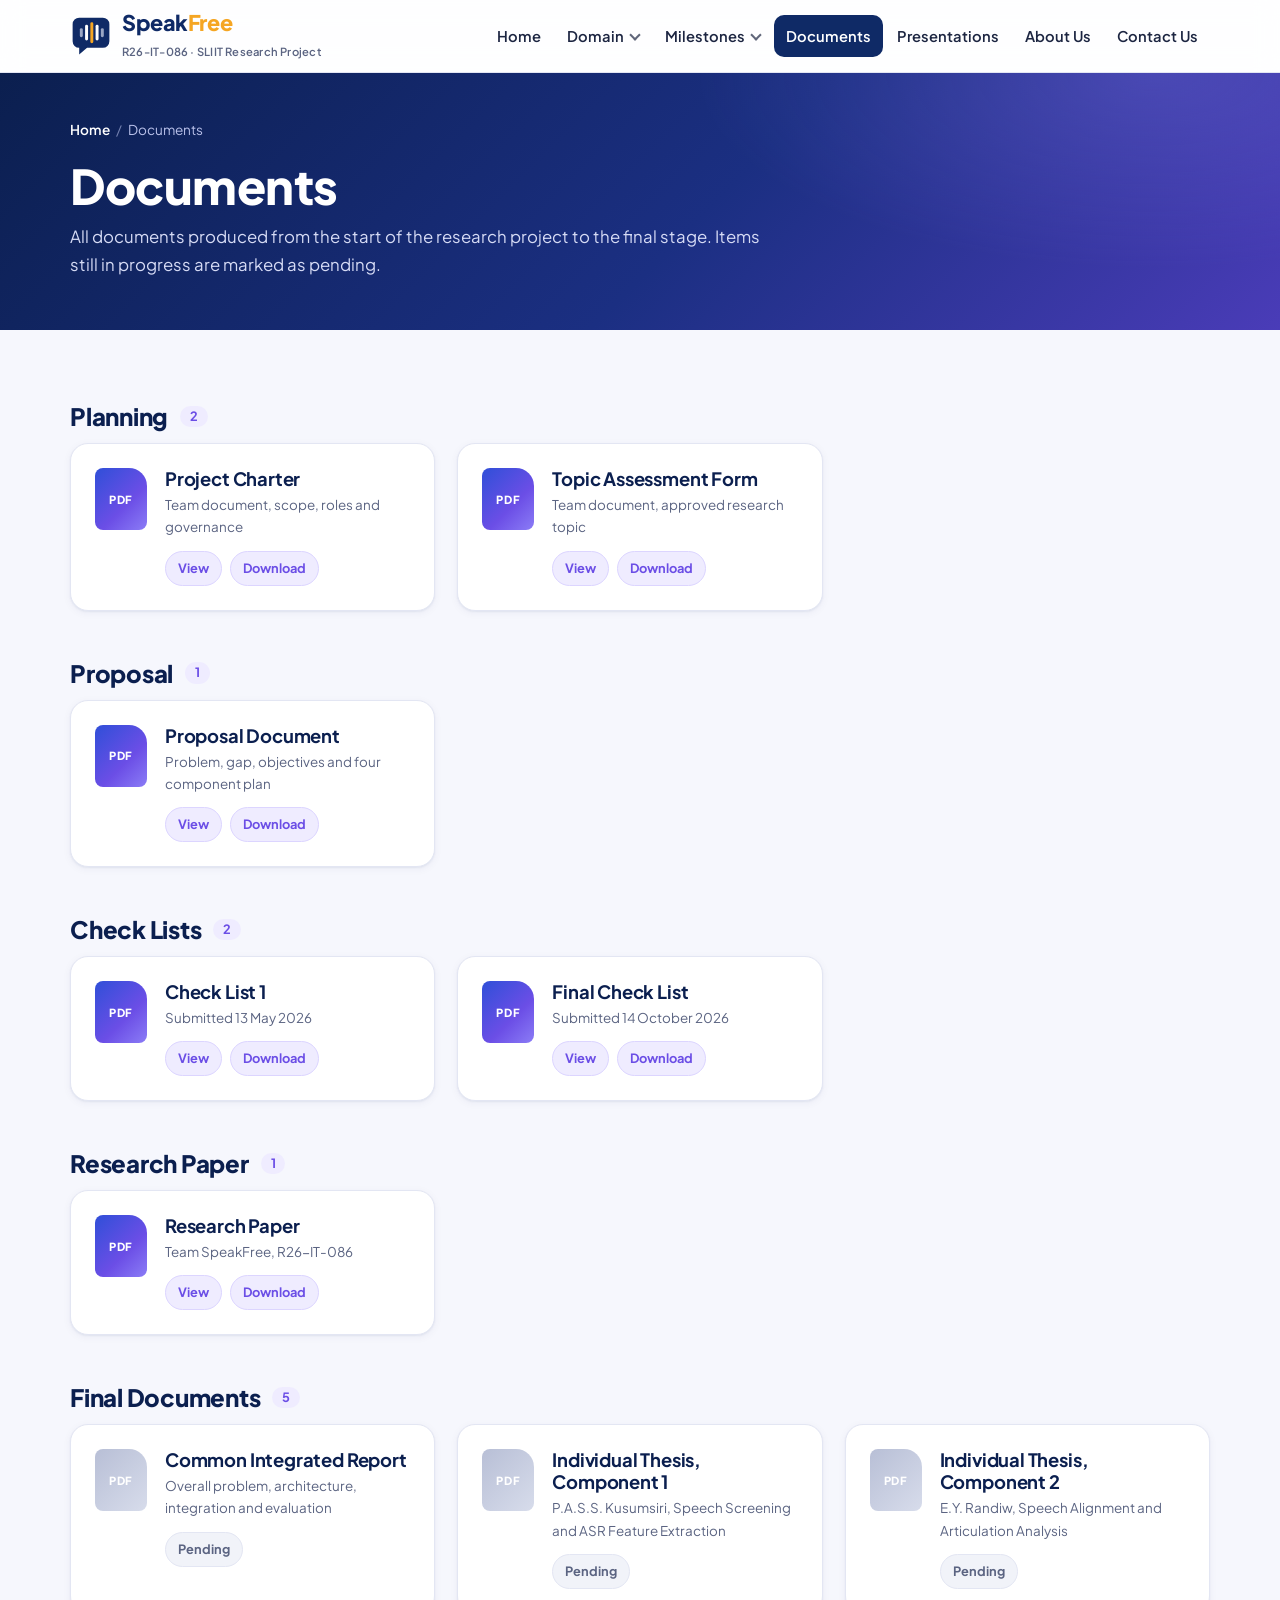
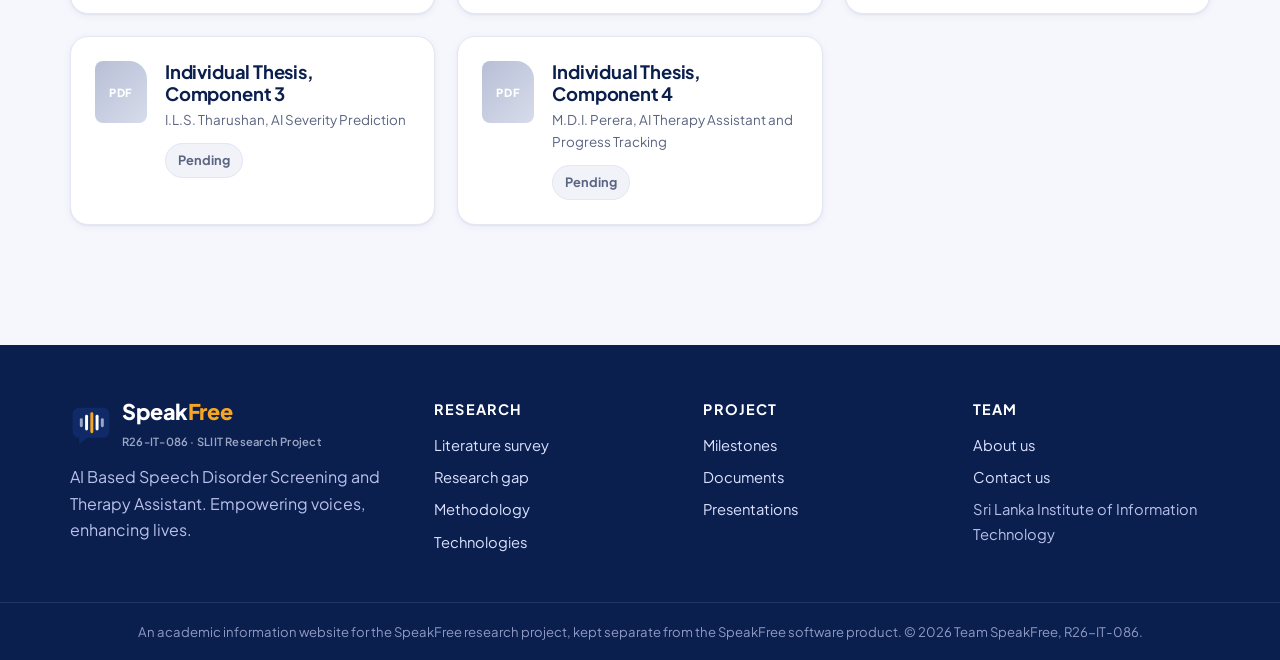
<file: documents.html>
<!doctype html>
<html lang="en">
<head>
<meta charset="UTF-8">
<meta name="viewport" content="width=device-width, initial-scale=1.0">
<title>Documents | SpeakFree, R26-IT-086</title>
<meta name="description" content="Project documents produced by the SpeakFree team, from the project charter to the final theses.">
<link rel="icon" type="image/svg+xml" href="assets/logo/logo-icon.svg">
<link rel="preconnect" href="https://fonts.googleapis.com">
<link rel="preconnect" href="https://fonts.gstatic.com" crossorigin>
<link href="https://fonts.googleapis.com/css2?family=Plus+Jakarta+Sans:wght@400;500;600;700;800&display=swap" rel="stylesheet">
<link rel="stylesheet" href="assets/style.css">
</head>
<body>
<a class="skip" href="#main">Skip to content</a>
<header class="site-header">
  <div class="container nav-wrap">
    <a href="index.html" class="brand">
      <img src="assets/logo/logo-icon.svg" alt="" width="42" height="42">
      <span><span class="brand-name">Speak<span class="free">Free</span></span><span class="brand-sub">R26-IT-086 &middot; SLIIT Research Project</span></span>
    </a>
    <input type="checkbox" id="nav-toggle" class="nav-toggle" aria-label="Toggle menu">
    <label for="nav-toggle" class="nav-burger" aria-hidden="true"><span></span></label>
    <nav class="main-nav" aria-label="Main">
      <ul>
        <li><a href="index.html">Home</a></li>
        <li class="has-sub"><a href="domain.html">Domain</a><ul class="sub"><li><a href="domain.html#literature-survey">Literature Survey</a></li><li><a href="domain.html#research-gap">Research Gap</a></li><li><a href="domain.html#research-problem">Research Problem</a></li><li><a href="domain.html#research-objectives">Research Objectives</a></li><li><a href="domain.html#methodology">Methodology</a></li><li><a href="domain.html#technologies">Technologies Used</a></li></ul></li>
        <li class="has-sub"><a href="milestones.html">Milestones</a><ul class="sub"><li><a href="milestones.html#proposal">Project Proposal</a></li><li><a href="milestones.html#checklist-1">Check List Submission</a></li><li><a href="milestones.html#pp1">Progress Presentation 1</a></li><li><a href="milestones.html#pp2">Progress Presentation 2</a></li><li><a href="milestones.html#draft-thesis">Draft Thesis and Website Submission</a></li><li><a href="milestones.html#final-checklist">Final Check List Submission</a></li><li><a href="milestones.html#final">Final Assessment and Viva</a></li><li><a href="milestones.html#research-paper">Research Paper Submission</a></li><li><a href="milestones.html#final-thesis">Final Thesis Submission</a></li></ul></li>
        <li><a href="documents.html" class="active" aria-current="page">Documents</a></li>
        <li><a href="presentations.html">Presentations</a></li>
        <li><a href="about.html">About Us</a></li>
        <li><a href="contact.html">Contact Us</a></li>
      </ul>
    </nav>
  </div>
</header>
<main id="main">
<div class="page-head">
  <div class="container">
    <ol class="crumbs"><li><a href="index.html">Home</a></li><li>Documents</li></ol>
    <h1 class="rise">Documents</h1>
    <p class="rise d1">All documents produced from the start of the research project to the final stage. Items still in progress are marked as pending.</p>
  </div>
</div>

<section>
  <div class="container">
    <div class="doc-group">
      <h2>Planning <span class="count">2</span></h2>
      <div class="grid grid-3">
      <article class="card doc-card">
        <div class="file">PDF</div>
        <div>
          <h3>Project Charter</h3>
          <div class="doc-meta">Team document, scope, roles and governance</div>
          <div class="doc-links"><a href="files/documents/project-charter.pdf" class="chip" target="_blank" rel="noopener">View</a><a href="files/documents/project-charter.pdf" class="chip" download>Download</a></div>
        </div>
      </article>
      <article class="card doc-card">
        <div class="file">PDF</div>
        <div>
          <h3>Topic Assessment Form</h3>
          <div class="doc-meta">Team document, approved research topic</div>
          <div class="doc-links"><a href="files/documents/topic-assessment-form.pdf" class="chip" target="_blank" rel="noopener">View</a><a href="files/documents/topic-assessment-form.pdf" class="chip" download>Download</a></div>
        </div>
      </article>
      </div>
    </div>
    <div class="doc-group">
      <h2>Proposal <span class="count">1</span></h2>
      <div class="grid grid-3">
      <article class="card doc-card">
        <div class="file">PDF</div>
        <div>
          <h3>Proposal Document</h3>
          <div class="doc-meta">Problem, gap, objectives and four component plan</div>
          <div class="doc-links"><a href="files/documents/proposal-report.pdf" class="chip" target="_blank" rel="noopener">View</a><a href="files/documents/proposal-report.pdf" class="chip" download>Download</a></div>
        </div>
      </article>
      </div>
    </div>
    <div class="doc-group">
      <h2>Check Lists <span class="count">2</span></h2>
      <div class="grid grid-3">
      <article class="card doc-card">
        <div class="file">PDF</div>
        <div>
          <h3>Check List 1</h3>
          <div class="doc-meta">Submitted 13 May 2026</div>
          <div class="doc-links"><a href="files/documents/checklist-1.pdf" class="chip" target="_blank" rel="noopener">View</a><a href="files/documents/checklist-1.pdf" class="chip" download>Download</a></div>
        </div>
      </article>
      <article class="card doc-card">
        <div class="file">PDF</div>
        <div>
          <h3>Final Check List</h3>
          <div class="doc-meta">Submitted 14 October 2026</div>
          <div class="doc-links"><a href="files/documents/checklist-final.pdf" class="chip" target="_blank" rel="noopener">View</a><a href="files/documents/checklist-final.pdf" class="chip" download>Download</a></div>
        </div>
      </article>
      </div>
    </div>
    <div class="doc-group">
      <h2>Research Paper <span class="count">1</span></h2>
      <div class="grid grid-3">
      <article class="card doc-card">
        <div class="file">PDF</div>
        <div>
          <h3>Research Paper</h3>
          <div class="doc-meta">Team SpeakFree, R26-IT-086</div>
          <div class="doc-links"><a href="files/documents/research-paper.pdf" class="chip" target="_blank" rel="noopener">View</a><a href="files/documents/research-paper.pdf" class="chip" download>Download</a></div>
        </div>
      </article>
      </div>
    </div>
    <div class="doc-group">
      <h2>Final Documents <span class="count">5</span></h2>
      <div class="grid grid-3">
      <article class="card doc-card pending">
        <div class="file">PDF</div>
        <div>
          <h3>Common Integrated Report</h3>
          <div class="doc-meta">Overall problem, architecture, integration and evaluation</div>
          <div class="doc-links"><span class="chip muted">Pending</span></div>
        </div>
      </article>
      <article class="card doc-card pending">
        <div class="file">PDF</div>
        <div>
          <h3>Individual Thesis, Component 1</h3>
          <div class="doc-meta">P.A.S.S. Kusumsiri, Speech Screening and ASR Feature Extraction</div>
          <div class="doc-links"><span class="chip muted">Pending</span></div>
        </div>
      </article>
      <article class="card doc-card pending">
        <div class="file">PDF</div>
        <div>
          <h3>Individual Thesis, Component 2</h3>
          <div class="doc-meta">E.Y. Randiw, Speech Alignment and Articulation Analysis</div>
          <div class="doc-links"><span class="chip muted">Pending</span></div>
        </div>
      </article>
      <article class="card doc-card pending">
        <div class="file">PDF</div>
        <div>
          <h3>Individual Thesis, Component 3</h3>
          <div class="doc-meta">I.L.S. Tharushan, AI Severity Prediction</div>
          <div class="doc-links"><span class="chip muted">Pending</span></div>
        </div>
      </article>
      <article class="card doc-card pending">
        <div class="file">PDF</div>
        <div>
          <h3>Individual Thesis, Component 4</h3>
          <div class="doc-meta">M.D.I. Perera, AI Therapy Assistant and Progress Tracking</div>
          <div class="doc-links"><span class="chip muted">Pending</span></div>
        </div>
      </article>
      </div>
    </div>
  </div>
</section>

</main>
<footer class="site-footer">
  <div class="container footer-grid">
    <div>
      <a href="index.html" class="brand">
      <img src="assets/logo/logo-icon.svg" alt="" width="42" height="42">
      <span><span class="brand-name">Speak<span class="free">Free</span></span><span class="brand-sub">R26-IT-086 &middot; SLIIT Research Project</span></span>
    </a>
      <p>AI Based Speech Disorder Screening and Therapy Assistant. Empowering voices, enhancing lives.</p>
    </div>
    <div>
      <h4>Research</h4>
      <ul>
        <li><a href="domain.html#literature-survey">Literature survey</a></li>
        <li><a href="domain.html#research-gap">Research gap</a></li>
        <li><a href="domain.html#methodology">Methodology</a></li>
        <li><a href="domain.html#technologies">Technologies</a></li>
      </ul>
    </div>
    <div>
      <h4>Project</h4>
      <ul>
        <li><a href="milestones.html">Milestones</a></li>
        <li><a href="documents.html">Documents</a></li>
        <li><a href="presentations.html">Presentations</a></li>
      </ul>
    </div>
    <div>
      <h4>Team</h4>
      <ul>
        <li><a href="about.html">About us</a></li>
        <li><a href="contact.html">Contact us</a></li>
        <li>Sri Lanka Institute of Information Technology</li>
      </ul>
    </div>
  </div>
  <div class="footer-bottom">
    An academic information website for the SpeakFree research project, kept separate from the SpeakFree software product. &copy; 2026 Team SpeakFree, R26-IT-086.
  </div>
</footer>
</body>
</html>
</file>
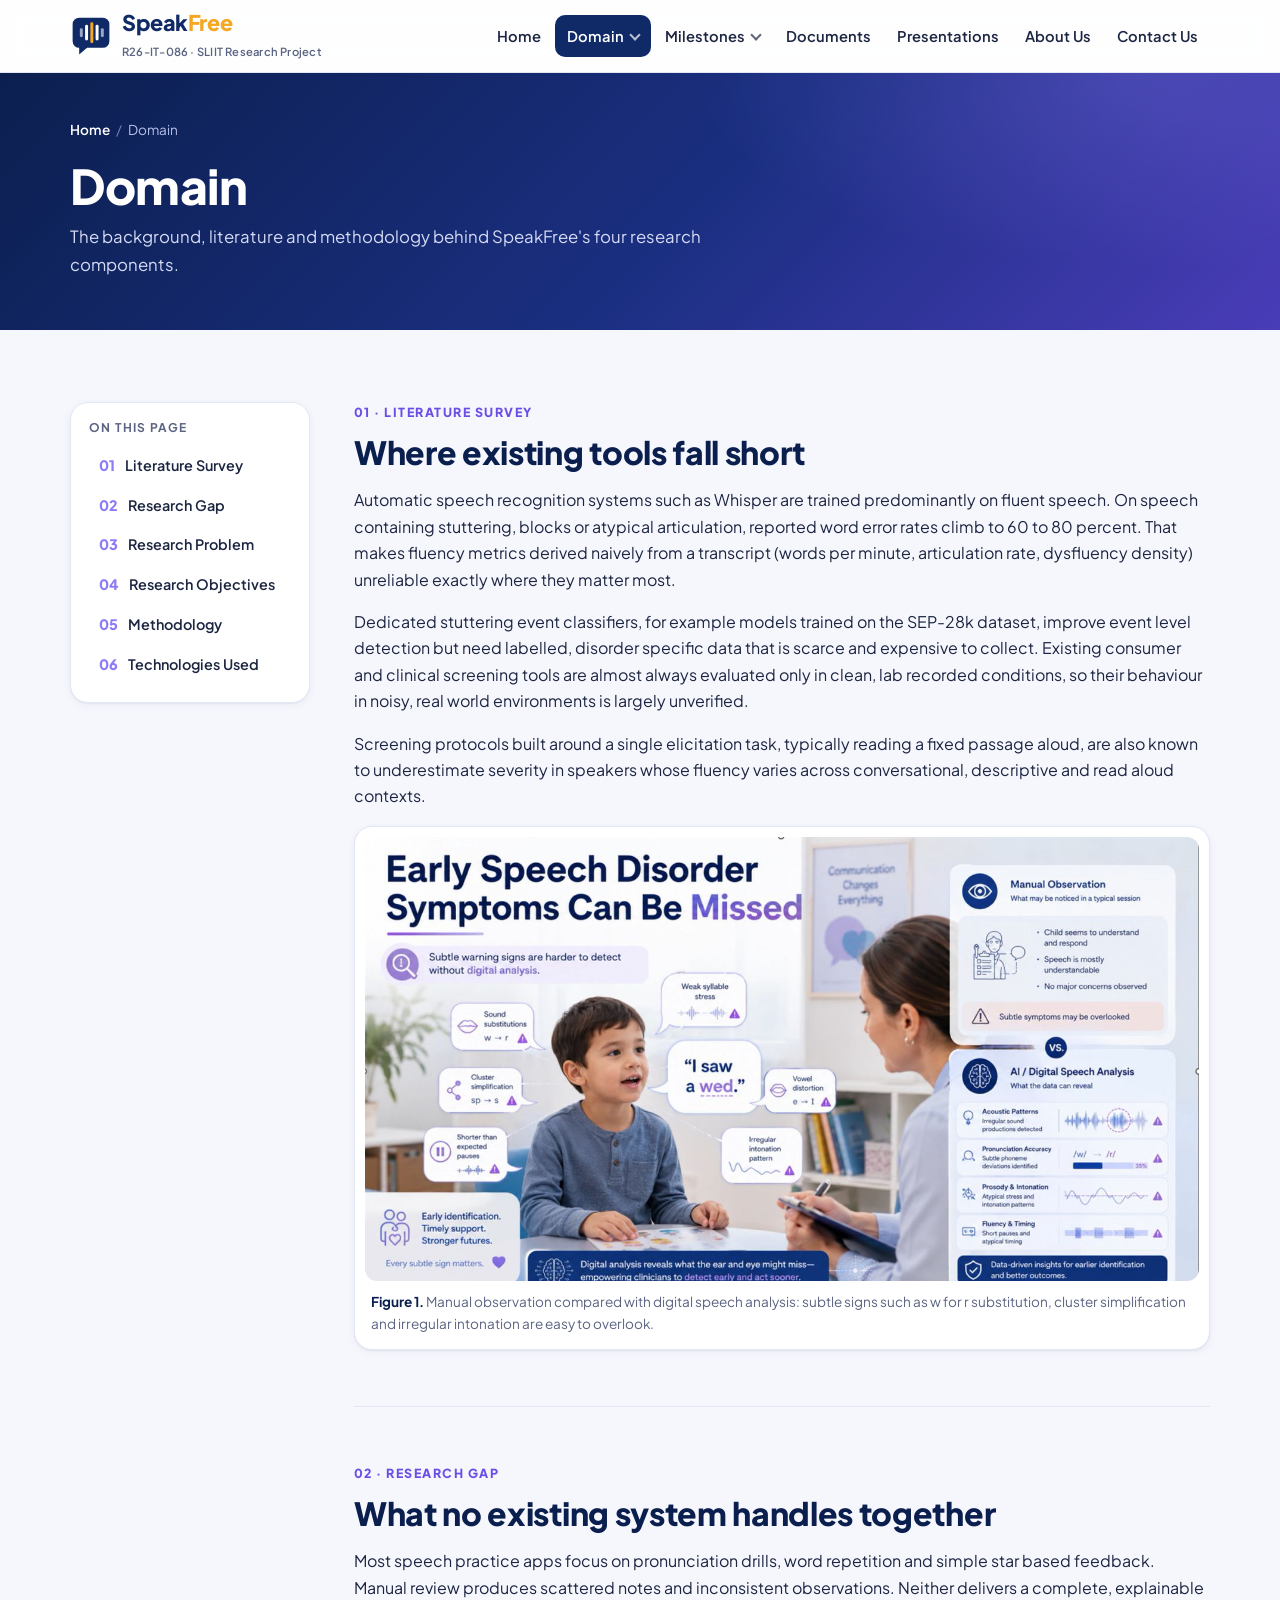
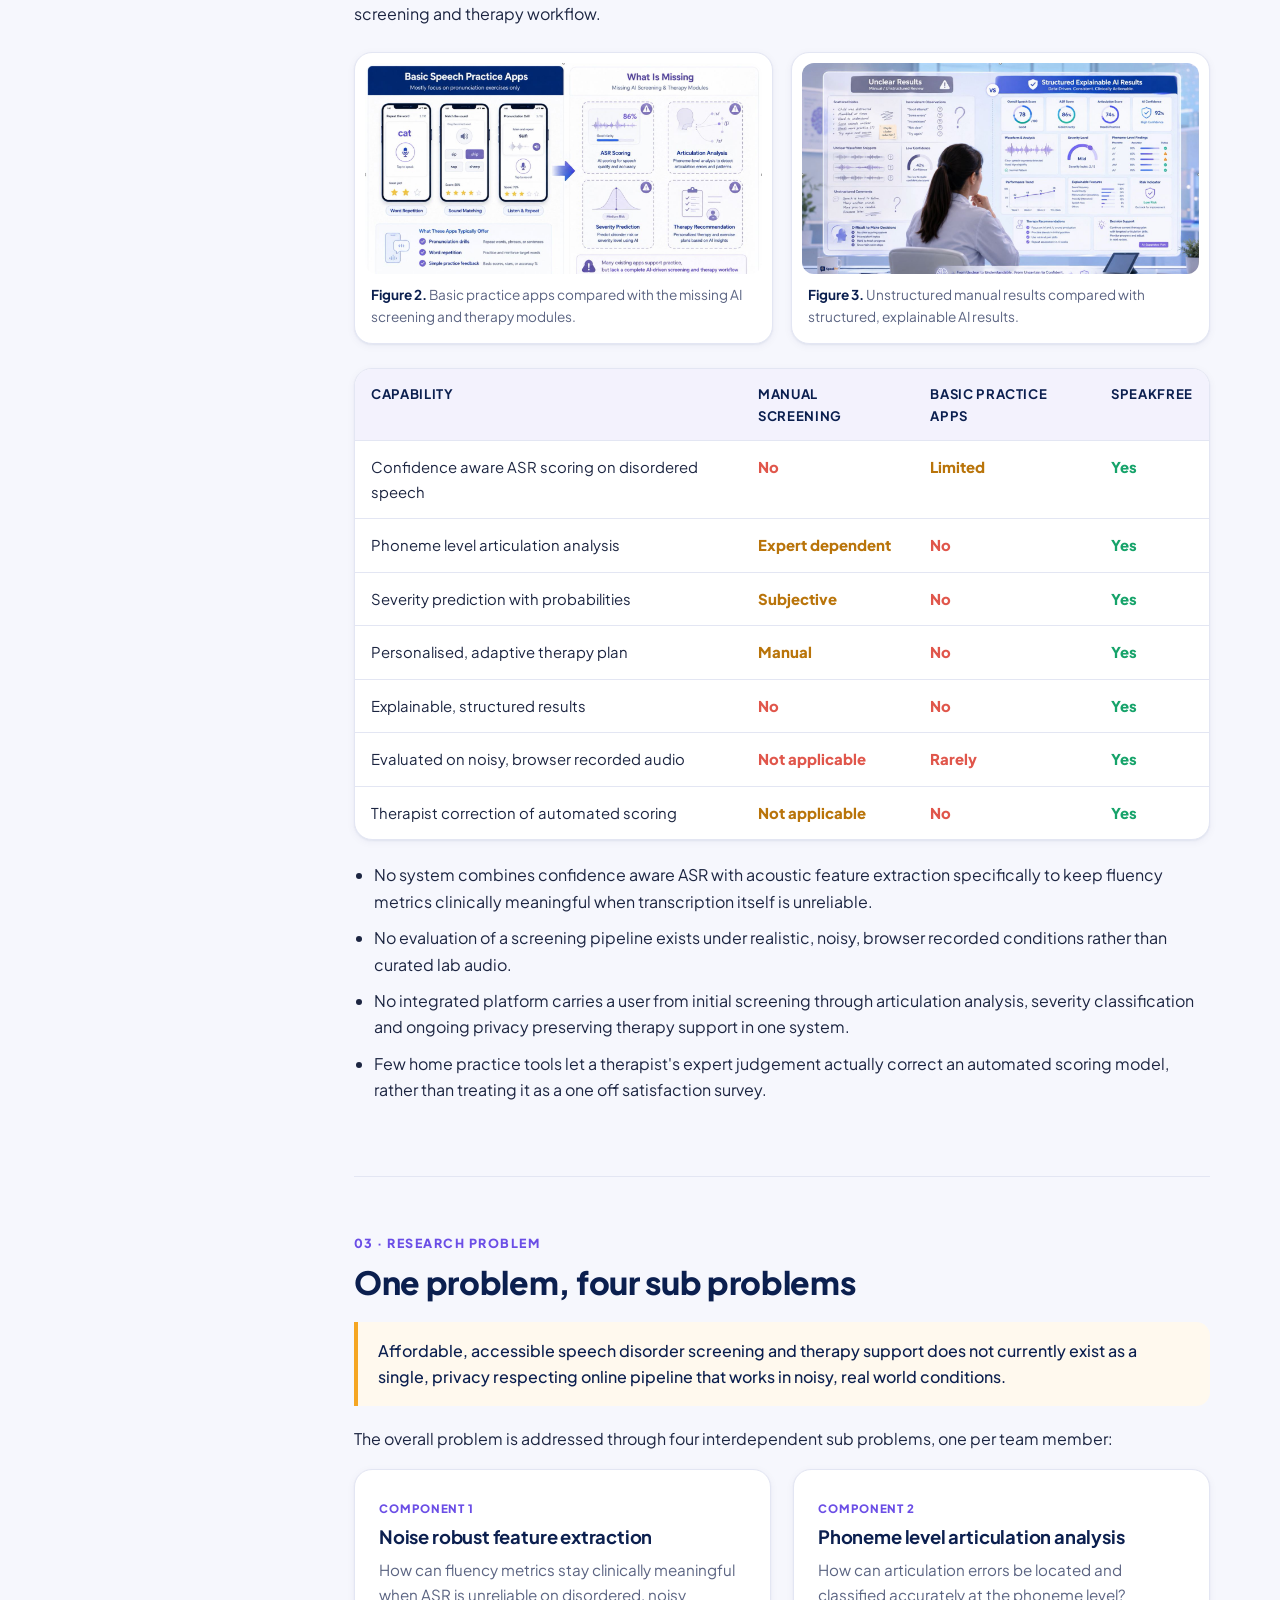
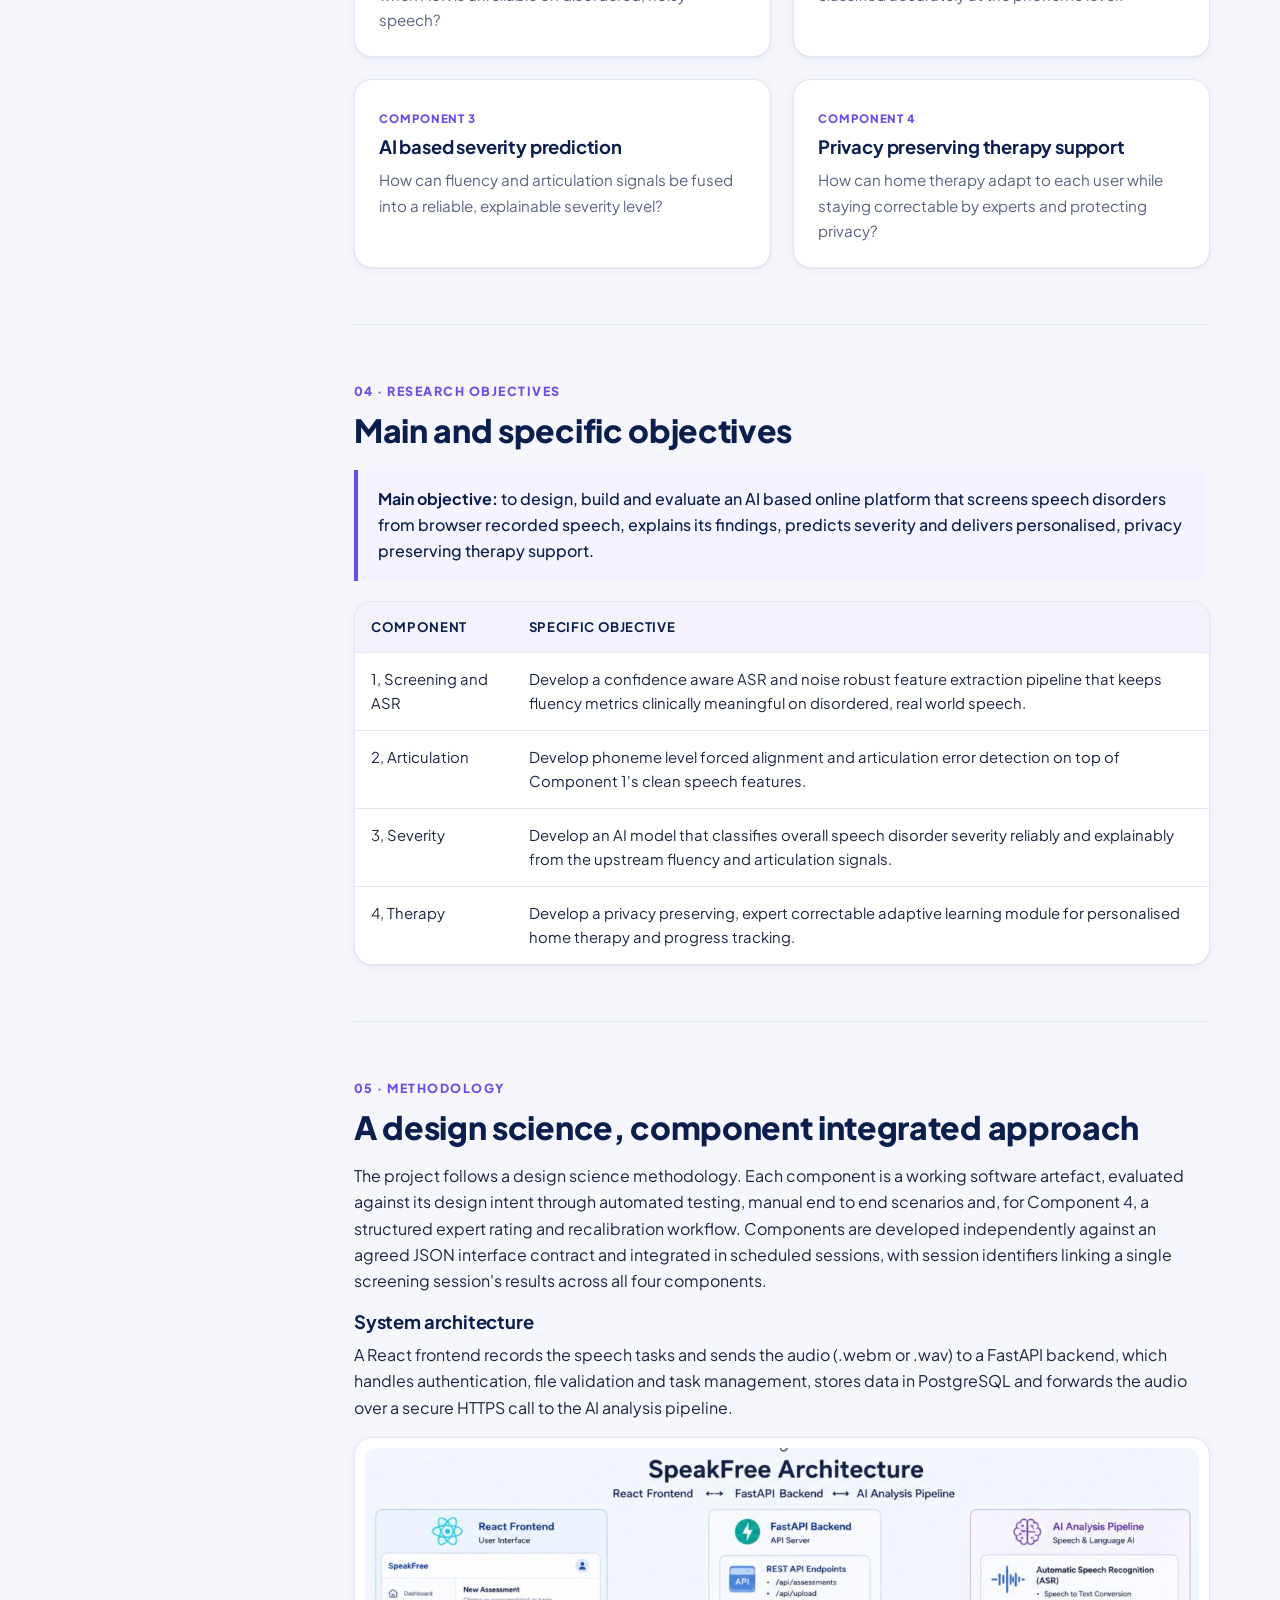
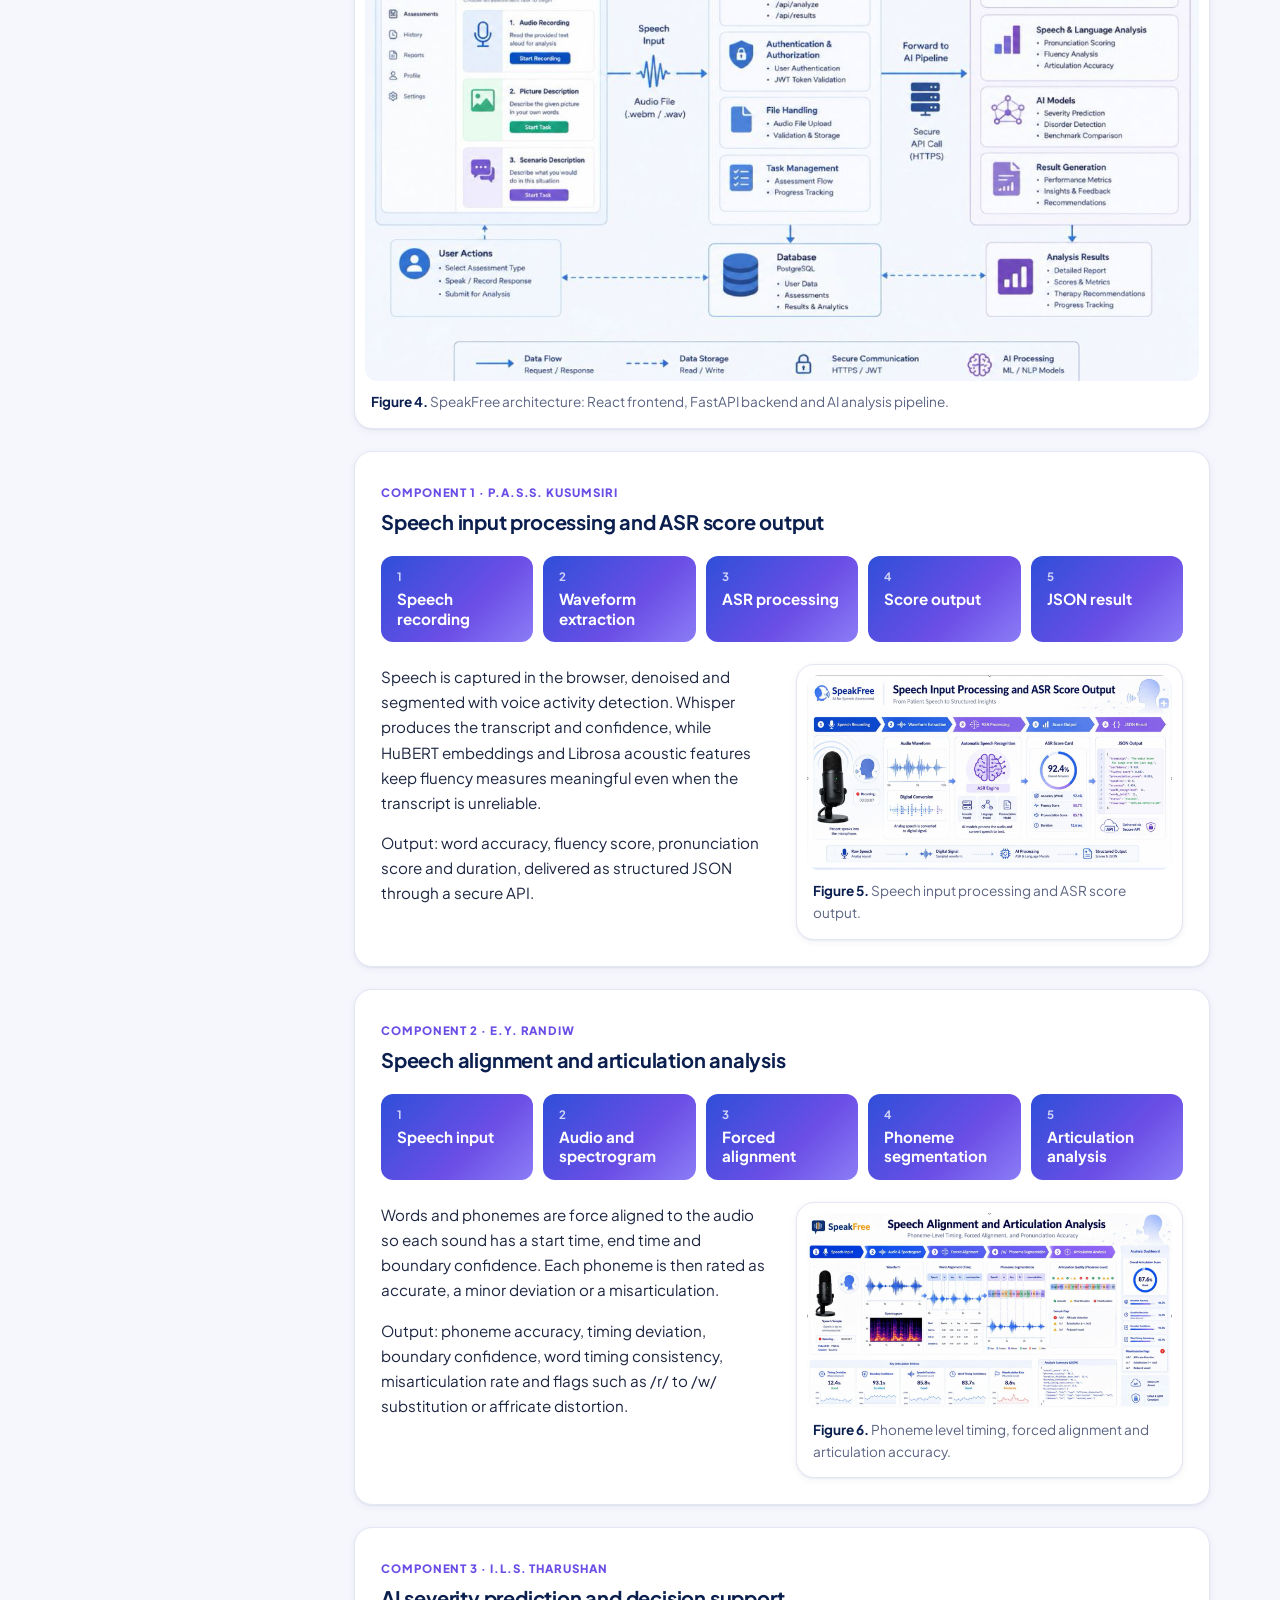
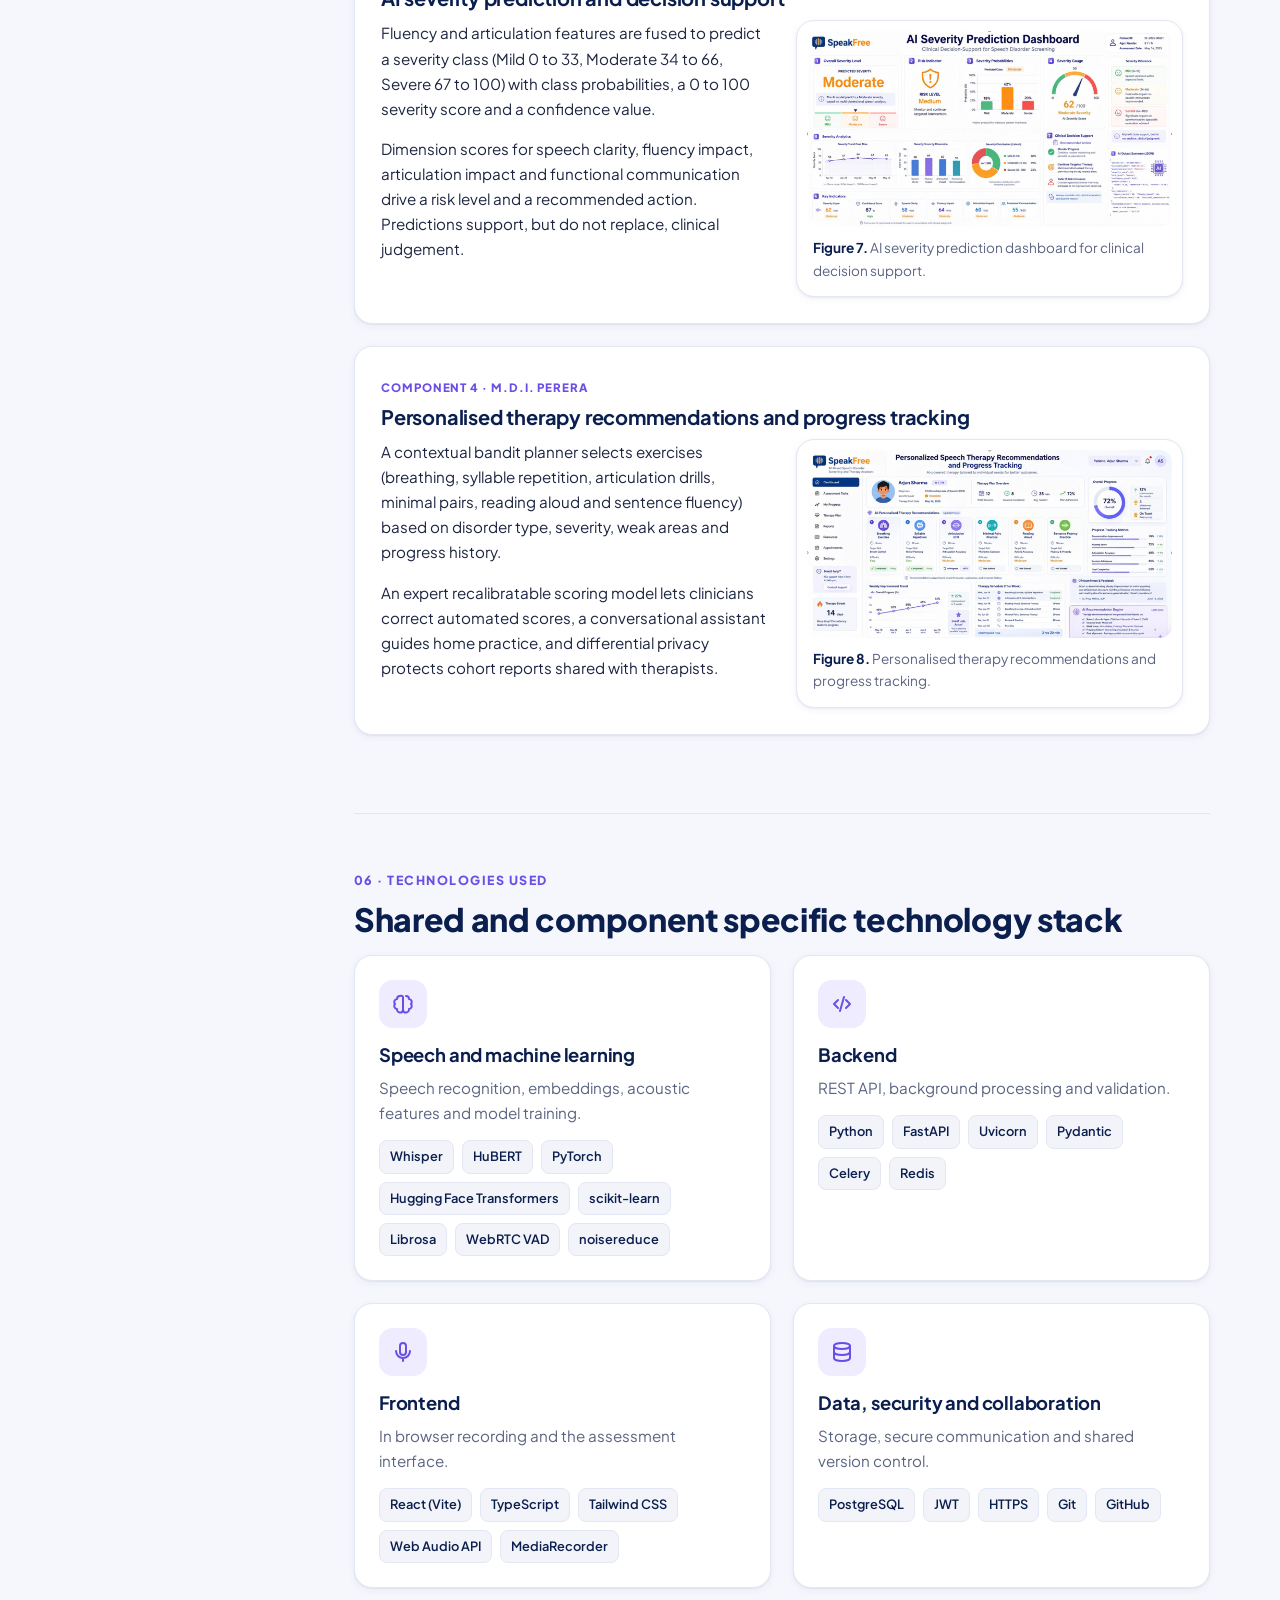
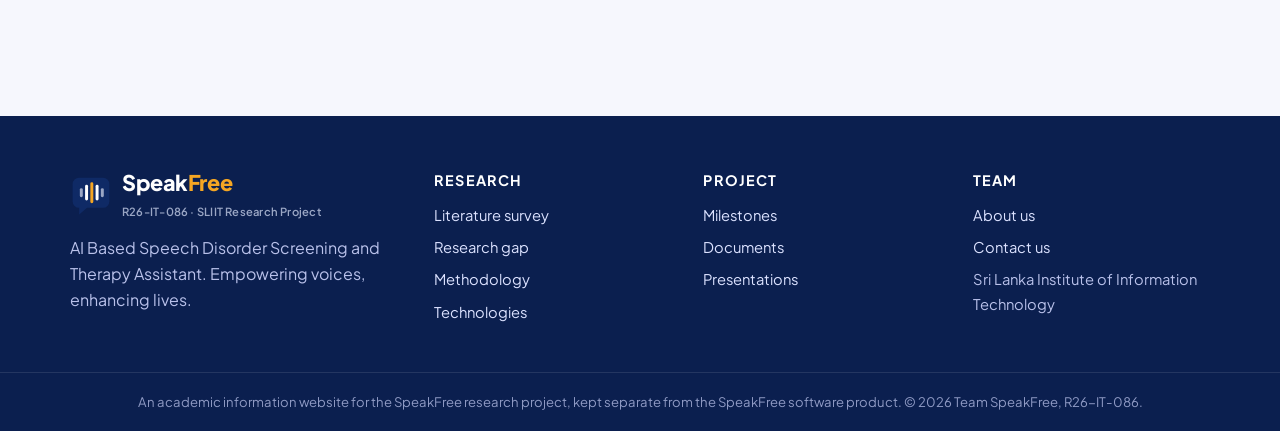
<file: domain.html>
<!doctype html>
<html lang="en">
<head>
<meta charset="UTF-8">
<meta name="viewport" content="width=device-width, initial-scale=1.0">
<title>Domain | SpeakFree, R26-IT-086</title>
<meta name="description" content="Literature survey, research gap, research problem, objectives, methodology and technologies behind SpeakFree.">
<link rel="icon" type="image/svg+xml" href="assets/logo/logo-icon.svg">
<link rel="preconnect" href="https://fonts.googleapis.com">
<link rel="preconnect" href="https://fonts.gstatic.com" crossorigin>
<link href="https://fonts.googleapis.com/css2?family=Plus+Jakarta+Sans:wght@400;500;600;700;800&display=swap" rel="stylesheet">
<link rel="stylesheet" href="assets/style.css">
</head>
<body>
<a class="skip" href="#main">Skip to content</a>
<header class="site-header">
  <div class="container nav-wrap">
    <a href="index.html" class="brand">
      <img src="assets/logo/logo-icon.svg" alt="" width="42" height="42">
      <span><span class="brand-name">Speak<span class="free">Free</span></span><span class="brand-sub">R26-IT-086 &middot; SLIIT Research Project</span></span>
    </a>
    <input type="checkbox" id="nav-toggle" class="nav-toggle" aria-label="Toggle menu">
    <label for="nav-toggle" class="nav-burger" aria-hidden="true"><span></span></label>
    <nav class="main-nav" aria-label="Main">
      <ul>
        <li><a href="index.html">Home</a></li>
        <li class="has-sub"><a href="domain.html" class="active" aria-current="page">Domain</a><ul class="sub"><li><a href="domain.html#literature-survey">Literature Survey</a></li><li><a href="domain.html#research-gap">Research Gap</a></li><li><a href="domain.html#research-problem">Research Problem</a></li><li><a href="domain.html#research-objectives">Research Objectives</a></li><li><a href="domain.html#methodology">Methodology</a></li><li><a href="domain.html#technologies">Technologies Used</a></li></ul></li>
        <li class="has-sub"><a href="milestones.html">Milestones</a><ul class="sub"><li><a href="milestones.html#proposal">Project Proposal</a></li><li><a href="milestones.html#checklist-1">Check List Submission</a></li><li><a href="milestones.html#pp1">Progress Presentation 1</a></li><li><a href="milestones.html#pp2">Progress Presentation 2</a></li><li><a href="milestones.html#draft-thesis">Draft Thesis and Website Submission</a></li><li><a href="milestones.html#final-checklist">Final Check List Submission</a></li><li><a href="milestones.html#final">Final Assessment and Viva</a></li><li><a href="milestones.html#research-paper">Research Paper Submission</a></li><li><a href="milestones.html#final-thesis">Final Thesis Submission</a></li></ul></li>
        <li><a href="documents.html">Documents</a></li>
        <li><a href="presentations.html">Presentations</a></li>
        <li><a href="about.html">About Us</a></li>
        <li><a href="contact.html">Contact Us</a></li>
      </ul>
    </nav>
  </div>
</header>
<main id="main">
<div class="page-head">
  <div class="container">
    <ol class="crumbs"><li><a href="index.html">Home</a></li><li>Domain</li></ol>
    <h1 class="rise">Domain</h1>
    <p class="rise d1">The background, literature and methodology behind SpeakFree's four research components.</p>
  </div>
</div>

<section>
  <div class="container with-toc">
    <aside class="toc" aria-label="On this page">
      <h4>On this page</h4>
      <ol>
        <li><a href="#literature-survey">Literature Survey</a></li>
        <li><a href="#research-gap">Research Gap</a></li>
        <li><a href="#research-problem">Research Problem</a></li>
        <li><a href="#research-objectives">Research Objectives</a></li>
        <li><a href="#methodology">Methodology</a></li>
        <li><a href="#technologies">Technologies Used</a></li>
      </ol>
    </aside>
    <div>

      <div class="doc-section" id="literature-survey">
        <span class="kicker">01 &middot; Literature survey</span>
        <h2>Where existing tools fall short</h2>
        <p>Automatic speech recognition systems such as Whisper are trained predominantly on fluent speech. On speech containing stuttering, blocks or atypical articulation, reported word error rates climb to 60 to 80 percent. That makes fluency metrics derived naively from a transcript (words per minute, articulation rate, dysfluency density) unreliable exactly where they matter most.</p>
        <p>Dedicated stuttering event classifiers, for example models trained on the SEP-28k dataset, improve event level detection but need labelled, disorder specific data that is scarce and expensive to collect. Existing consumer and clinical screening tools are almost always evaluated only in clean, lab recorded conditions, so their behaviour in noisy, real world environments is largely unverified.</p>
        <p>Screening protocols built around a single elicitation task, typically reading a fixed passage aloud, are also known to underestimate severity in speakers whose fluency varies across conversational, descriptive and read aloud contexts.</p>
        <figure class="figure">
  <a href="#lb-missed"><img src="assets/images/problem-missed.jpg" alt="Comparison of manual observation and AI speech analysis for a child's speech" loading="lazy"></a>
  <figcaption><strong>Figure 1.</strong> Manual observation compared with digital speech analysis: subtle signs such as w for r substitution, cluster simplification and irregular intonation are easy to overlook.</figcaption>
</figure>
      </div>

      <div class="doc-section" id="research-gap">
        <span class="kicker">02 &middot; Research gap</span>
        <h2>What no existing system handles together</h2>
        <p>Most speech practice apps focus on pronunciation drills, word repetition and simple star based feedback. Manual review produces scattered notes and inconsistent observations. Neither delivers a complete, explainable screening and therapy workflow.</p>
        <div class="figure-row">
          <figure class="figure">
  <a href="#lb-apps"><img src="assets/images/gap-basic-apps.jpg" alt="Basic speech practice apps and what is missing" loading="lazy"></a>
  <figcaption><strong>Figure 2.</strong> Basic practice apps compared with the missing AI screening and therapy modules.</figcaption>
</figure>
          <figure class="figure">
  <a href="#lb-results"><img src="assets/images/gap-unclear-results.jpg" alt="Unclear manual results compared with structured explainable AI results" loading="lazy"></a>
  <figcaption><strong>Figure 3.</strong> Unstructured manual results compared with structured, explainable AI results.</figcaption>
</figure>
        </div>
        <div class="table-wrap">
          <table>
            <thead><tr><th>Capability</th><th>Manual screening</th><th>Basic practice apps</th><th>SpeakFree</th></tr></thead>
            <tbody>
              <tr><td>Confidence aware ASR scoring on disordered speech</td><td class="no">No</td><td class="part">Limited</td><td class="yes">Yes</td></tr>
              <tr><td>Phoneme level articulation analysis</td><td class="part">Expert dependent</td><td class="no">No</td><td class="yes">Yes</td></tr>
              <tr><td>Severity prediction with probabilities</td><td class="part">Subjective</td><td class="no">No</td><td class="yes">Yes</td></tr>
              <tr><td>Personalised, adaptive therapy plan</td><td class="part">Manual</td><td class="no">No</td><td class="yes">Yes</td></tr>
              <tr><td>Explainable, structured results</td><td class="no">No</td><td class="no">No</td><td class="yes">Yes</td></tr>
              <tr><td>Evaluated on noisy, browser recorded audio</td><td class="no">Not applicable</td><td class="no">Rarely</td><td class="yes">Yes</td></tr>
              <tr><td>Therapist correction of automated scoring</td><td class="part">Not applicable</td><td class="no">No</td><td class="yes">Yes</td></tr>
            </tbody>
          </table>
        </div>
        <ul class="bullets" style="margin-top:22px">
          <li>No system combines confidence aware ASR with acoustic feature extraction specifically to keep fluency metrics clinically meaningful when transcription itself is unreliable.</li>
          <li>No evaluation of a screening pipeline exists under realistic, noisy, browser recorded conditions rather than curated lab audio.</li>
          <li>No integrated platform carries a user from initial screening through articulation analysis, severity classification and ongoing privacy preserving therapy support in one system.</li>
          <li>Few home practice tools let a therapist's expert judgement actually correct an automated scoring model, rather than treating it as a one off satisfaction survey.</li>
        </ul>
      </div>

      <div class="doc-section" id="research-problem">
        <span class="kicker">03 &middot; Research problem</span>
        <h2>One problem, four sub problems</h2>
        <div class="callout orange">Affordable, accessible speech disorder screening and therapy support does not currently exist as a single, privacy respecting online pipeline that works in noisy, real world conditions.</div>
        <p>The overall problem is addressed through four interdependent sub problems, one per team member:</p>
        <div class="grid grid-2">
          <div class="card"><span class="tag">Component 1</span><h3>Noise robust feature extraction</h3><p>How can fluency metrics stay clinically meaningful when ASR is unreliable on disordered, noisy speech?</p></div>
          <div class="card"><span class="tag">Component 2</span><h3>Phoneme level articulation analysis</h3><p>How can articulation errors be located and classified accurately at the phoneme level?</p></div>
          <div class="card"><span class="tag">Component 3</span><h3>AI based severity prediction</h3><p>How can fluency and articulation signals be fused into a reliable, explainable severity level?</p></div>
          <div class="card"><span class="tag">Component 4</span><h3>Privacy preserving therapy support</h3><p>How can home therapy adapt to each user while staying correctable by experts and protecting privacy?</p></div>
        </div>
      </div>

      <div class="doc-section" id="research-objectives">
        <span class="kicker">04 &middot; Research objectives</span>
        <h2>Main and specific objectives</h2>
        <div class="callout"><strong>Main objective:</strong> to design, build and evaluate an AI based online platform that screens speech disorders from browser recorded speech, explains its findings, predicts severity and delivers personalised, privacy preserving therapy support.</div>
        <div class="table-wrap">
          <table>
            <thead><tr><th>Component</th><th>Specific objective</th></tr></thead>
            <tbody>
              <tr><td>1, Screening and ASR</td><td>Develop a confidence aware ASR and noise robust feature extraction pipeline that keeps fluency metrics clinically meaningful on disordered, real world speech.</td></tr>
              <tr><td>2, Articulation</td><td>Develop phoneme level forced alignment and articulation error detection on top of Component 1's clean speech features.</td></tr>
              <tr><td>3, Severity</td><td>Develop an AI model that classifies overall speech disorder severity reliably and explainably from the upstream fluency and articulation signals.</td></tr>
              <tr><td>4, Therapy</td><td>Develop a privacy preserving, expert correctable adaptive learning module for personalised home therapy and progress tracking.</td></tr>
            </tbody>
          </table>
        </div>
      </div>

      <div class="doc-section" id="methodology">
        <span class="kicker">05 &middot; Methodology</span>
        <h2>A design science, component integrated approach</h2>
        <p>The project follows a design science methodology. Each component is a working software artefact, evaluated against its design intent through automated testing, manual end to end scenarios and, for Component 4, a structured expert rating and recalibration workflow. Components are developed independently against an agreed JSON interface contract and integrated in scheduled sessions, with session identifiers linking a single screening session's results across all four components.</p>
        <h3>System architecture</h3>
        <p>A React frontend records the speech tasks and sends the audio (.webm or .wav) to a FastAPI backend, which handles authentication, file validation and task management, stores data in PostgreSQL and forwards the audio over a secure HTTPS call to the AI analysis pipeline.</p>
        <figure class="figure">
  <a href="#lb-arch"><img src="assets/images/architecture.jpg" alt="SpeakFree system architecture diagram" loading="lazy"></a>
  <figcaption><strong>Figure 4.</strong> SpeakFree architecture: React frontend, FastAPI backend and AI analysis pipeline.</figcaption>
</figure>

        <div class="component-block">
          <span class="tag">Component 1 &middot; P.A.S.S. Kusumsiri</span>
          <h3>Speech input processing and ASR score output</h3>
          <ol class="pipeline"><li>Speech recording</li><li>Waveform extraction</li><li>ASR processing</li><li>Score output</li><li>JSON result</li></ol>
          <div class="split">
            <div>
              <p>Speech is captured in the browser, denoised and segmented with voice activity detection. Whisper produces the transcript and confidence, while HuBERT embeddings and Librosa acoustic features keep fluency measures meaningful even when the transcript is unreliable.</p>
              <p>Output: word accuracy, fluency score, pronunciation score and duration, delivered as structured JSON through a secure API.</p>
            </div>
            <figure class="figure">
  <a href="#lb-m1"><img src="assets/images/c1-asr.jpg" alt="Component 1 ASR pipeline" loading="lazy"></a>
  <figcaption><strong>Figure 5.</strong> Speech input processing and ASR score output.</figcaption>
</figure>
          </div>
        </div>

        <div class="component-block">
          <span class="tag">Component 2 &middot; E.Y. Randiw</span>
          <h3>Speech alignment and articulation analysis</h3>
          <ol class="pipeline"><li>Speech input</li><li>Audio and spectrogram</li><li>Forced alignment</li><li>Phoneme segmentation</li><li>Articulation analysis</li></ol>
          <div class="split">
            <div>
              <p>Words and phonemes are force aligned to the audio so each sound has a start time, end time and boundary confidence. Each phoneme is then rated as accurate, a minor deviation or a misarticulation.</p>
              <p>Output: phoneme accuracy, timing deviation, boundary confidence, word timing consistency, misarticulation rate and flags such as /r/ to /w/ substitution or affricate distortion.</p>
            </div>
            <figure class="figure">
  <a href="#lb-m2"><img src="assets/images/c2-articulation.jpg" alt="Component 2 articulation analysis" loading="lazy"></a>
  <figcaption><strong>Figure 6.</strong> Phoneme level timing, forced alignment and articulation accuracy.</figcaption>
</figure>
          </div>
        </div>

        <div class="component-block">
          <span class="tag">Component 3 &middot; I.L.S. Tharushan</span>
          <h3>AI severity prediction and decision support</h3>
          <div class="split">
            <div>
              <p>Fluency and articulation features are fused to predict a severity class (Mild 0 to 33, Moderate 34 to 66, Severe 67 to 100) with class probabilities, a 0 to 100 severity score and a confidence value.</p>
              <p>Dimension scores for speech clarity, fluency impact, articulation impact and functional communication drive a risk level and a recommended action. Predictions support, but do not replace, clinical judgement.</p>
            </div>
            <figure class="figure">
  <a href="#lb-m3"><img src="assets/images/c3-severity.jpg" alt="Component 3 severity prediction dashboard" loading="lazy"></a>
  <figcaption><strong>Figure 7.</strong> AI severity prediction dashboard for clinical decision support.</figcaption>
</figure>
          </div>
        </div>

        <div class="component-block">
          <span class="tag">Component 4 &middot; M.D.I. Perera</span>
          <h3>Personalised therapy recommendations and progress tracking</h3>
          <div class="split">
            <div>
              <p>A contextual bandit planner selects exercises (breathing, syllable repetition, articulation drills, minimal pairs, reading aloud and sentence fluency) based on disorder type, severity, weak areas and progress history.</p>
              <p>An expert recalibratable scoring model lets clinicians correct automated scores, a conversational assistant guides home practice, and differential privacy protects cohort reports shared with therapists.</p>
            </div>
            <figure class="figure">
  <a href="#lb-m4"><img src="assets/images/c4-therapy.jpg" alt="Component 4 therapy and progress dashboard" loading="lazy"></a>
  <figcaption><strong>Figure 8.</strong> Personalised therapy recommendations and progress tracking.</figcaption>
</figure>
          </div>
        </div>
      </div>

      <div class="doc-section" id="technologies">
        <span class="kicker">06 &middot; Technologies used</span>
        <h2>Shared and component specific technology stack</h2>
        <div class="grid grid-2">
          <div class="card"><div class="icon"><svg viewBox="0 0 24 24" fill="none" stroke="currentColor" stroke-width="2" stroke-linecap="round" stroke-linejoin="round" aria-hidden="true"><path d="M9 4a3 3 0 0 0-3 3 3 3 0 0 0-2 5 3 3 0 0 0 2 5 3 3 0 0 0 6 1V5a2 2 0 0 0-3-1zM15 4a3 3 0 0 1 3 3 3 3 0 0 1 2 5 3 3 0 0 1-2 5 3 3 0 0 1-6 1"/></svg></div><h3>Speech and machine learning</h3><p>Speech recognition, embeddings, acoustic features and model training.</p>
            <div class="tech-list"><span>Whisper</span><span>HuBERT</span><span>PyTorch</span><span>Hugging Face Transformers</span><span>scikit-learn</span><span>Librosa</span><span>WebRTC VAD</span><span>noisereduce</span></div></div>
          <div class="card"><div class="icon"><svg viewBox="0 0 24 24" fill="none" stroke="currentColor" stroke-width="2" stroke-linecap="round" stroke-linejoin="round" aria-hidden="true"><path d="M8 8l-4 4 4 4M16 8l4 4-4 4M14 5l-4 14"/></svg></div><h3>Backend</h3><p>REST API, background processing and validation.</p>
            <div class="tech-list"><span>Python</span><span>FastAPI</span><span>Uvicorn</span><span>Pydantic</span><span>Celery</span><span>Redis</span></div></div>
          <div class="card"><div class="icon"><svg viewBox="0 0 24 24" fill="none" stroke="currentColor" stroke-width="2" stroke-linecap="round" stroke-linejoin="round" aria-hidden="true"><path d="M12 3a3 3 0 0 0-3 3v6a3 3 0 0 0 6 0V6a3 3 0 0 0-3-3z"/><path d="M19 11a7 7 0 0 1-14 0M12 18v3"/></svg></div><h3>Frontend</h3><p>In browser recording and the assessment interface.</p>
            <div class="tech-list"><span>React (Vite)</span><span>TypeScript</span><span>Tailwind CSS</span><span>Web Audio API</span><span>MediaRecorder</span></div></div>
          <div class="card"><div class="icon"><svg viewBox="0 0 24 24" fill="none" stroke="currentColor" stroke-width="2" stroke-linecap="round" stroke-linejoin="round" aria-hidden="true"><ellipse cx="12" cy="6" rx="8" ry="3"/><path d="M4 6v12c0 1.7 3.6 3 8 3s8-1.3 8-3V6M4 12c0 1.7 3.6 3 8 3s8-1.3 8-3"/></svg></div><h3>Data, security and collaboration</h3><p>Storage, secure communication and shared version control.</p>
            <div class="tech-list"><span>PostgreSQL</span><span>JWT</span><span>HTTPS</span><span>Git</span><span>GitHub</span></div></div>
        </div>
      </div>

    </div>
  </div>
</section>
<div class="lightbox" id="lb-missed" role="dialog" aria-label="Comparison of manual observation and AI speech analysis for a child's speech">
  <a href="#close" class="backdrop" aria-label="Close"></a>
  <img src="assets/images/problem-missed.jpg" alt="Comparison of manual observation and AI speech analysis for a child's speech" loading="lazy">
  <a href="#close" class="close">Close &times;</a>
</div>
<div class="lightbox" id="lb-apps" role="dialog" aria-label="Basic speech practice apps and what is missing">
  <a href="#close" class="backdrop" aria-label="Close"></a>
  <img src="assets/images/gap-basic-apps.jpg" alt="Basic speech practice apps and what is missing" loading="lazy">
  <a href="#close" class="close">Close &times;</a>
</div>
<div class="lightbox" id="lb-results" role="dialog" aria-label="Unclear manual results compared with structured explainable AI results">
  <a href="#close" class="backdrop" aria-label="Close"></a>
  <img src="assets/images/gap-unclear-results.jpg" alt="Unclear manual results compared with structured explainable AI results" loading="lazy">
  <a href="#close" class="close">Close &times;</a>
</div>
<div class="lightbox" id="lb-arch" role="dialog" aria-label="SpeakFree system architecture diagram">
  <a href="#close" class="backdrop" aria-label="Close"></a>
  <img src="assets/images/architecture.jpg" alt="SpeakFree system architecture diagram" loading="lazy">
  <a href="#close" class="close">Close &times;</a>
</div>
<div class="lightbox" id="lb-m1" role="dialog" aria-label="Component 1 ASR pipeline">
  <a href="#close" class="backdrop" aria-label="Close"></a>
  <img src="assets/images/c1-asr.jpg" alt="Component 1 ASR pipeline" loading="lazy">
  <a href="#close" class="close">Close &times;</a>
</div>
<div class="lightbox" id="lb-m2" role="dialog" aria-label="Component 2 articulation analysis">
  <a href="#close" class="backdrop" aria-label="Close"></a>
  <img src="assets/images/c2-articulation.jpg" alt="Component 2 articulation analysis" loading="lazy">
  <a href="#close" class="close">Close &times;</a>
</div>
<div class="lightbox" id="lb-m3" role="dialog" aria-label="Component 3 severity prediction dashboard">
  <a href="#close" class="backdrop" aria-label="Close"></a>
  <img src="assets/images/c3-severity.jpg" alt="Component 3 severity prediction dashboard" loading="lazy">
  <a href="#close" class="close">Close &times;</a>
</div>
<div class="lightbox" id="lb-m4" role="dialog" aria-label="Component 4 therapy and progress dashboard">
  <a href="#close" class="backdrop" aria-label="Close"></a>
  <img src="assets/images/c4-therapy.jpg" alt="Component 4 therapy and progress dashboard" loading="lazy">
  <a href="#close" class="close">Close &times;</a>
</div>
</main>
<footer class="site-footer">
  <div class="container footer-grid">
    <div>
      <a href="index.html" class="brand">
      <img src="assets/logo/logo-icon.svg" alt="" width="42" height="42">
      <span><span class="brand-name">Speak<span class="free">Free</span></span><span class="brand-sub">R26-IT-086 &middot; SLIIT Research Project</span></span>
    </a>
      <p>AI Based Speech Disorder Screening and Therapy Assistant. Empowering voices, enhancing lives.</p>
    </div>
    <div>
      <h4>Research</h4>
      <ul>
        <li><a href="domain.html#literature-survey">Literature survey</a></li>
        <li><a href="domain.html#research-gap">Research gap</a></li>
        <li><a href="domain.html#methodology">Methodology</a></li>
        <li><a href="domain.html#technologies">Technologies</a></li>
      </ul>
    </div>
    <div>
      <h4>Project</h4>
      <ul>
        <li><a href="milestones.html">Milestones</a></li>
        <li><a href="documents.html">Documents</a></li>
        <li><a href="presentations.html">Presentations</a></li>
      </ul>
    </div>
    <div>
      <h4>Team</h4>
      <ul>
        <li><a href="about.html">About us</a></li>
        <li><a href="contact.html">Contact us</a></li>
        <li>Sri Lanka Institute of Information Technology</li>
      </ul>
    </div>
  </div>
  <div class="footer-bottom">
    An academic information website for the SpeakFree research project, kept separate from the SpeakFree software product. &copy; 2026 Team SpeakFree, R26-IT-086.
  </div>
</footer>
</body>
</html>
</file>
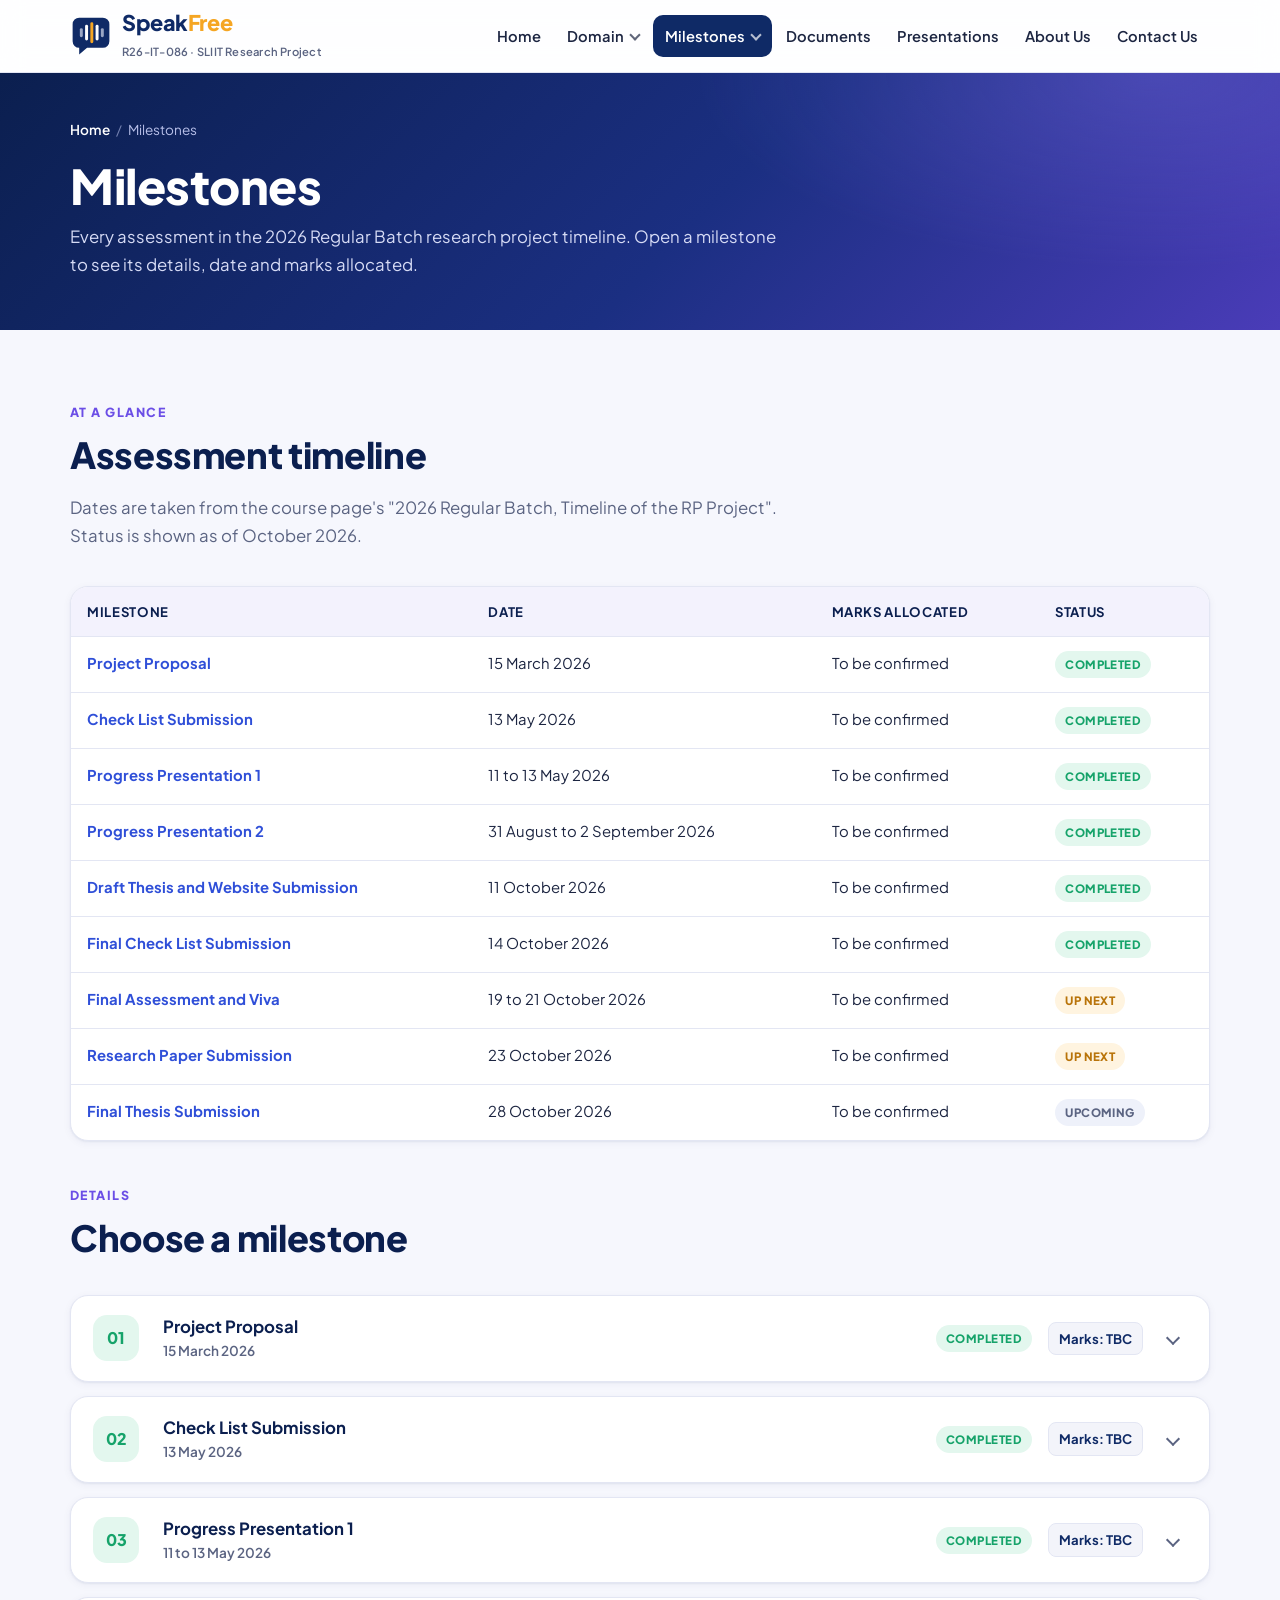
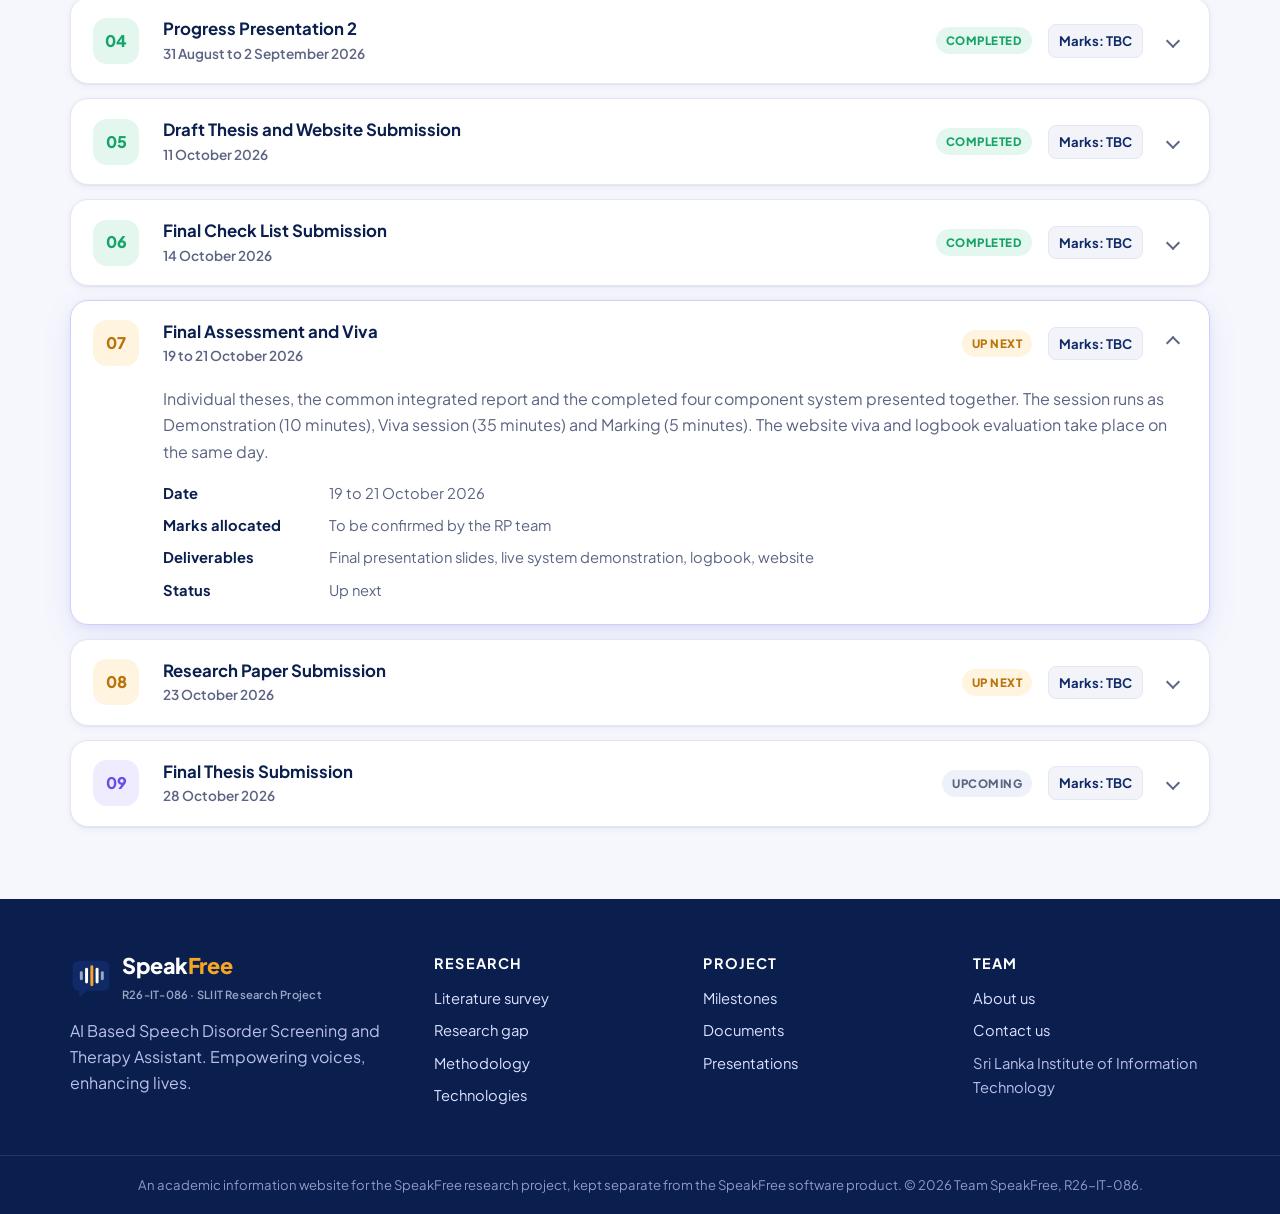
<file: milestones.html>
<!doctype html>
<html lang="en">
<head>
<meta charset="UTF-8">
<meta name="viewport" content="width=device-width, initial-scale=1.0">
<title>Milestones | SpeakFree, R26-IT-086</title>
<meta name="description" content="Assessments and deadlines of the SpeakFree research project, with dates, marks allocated and status.">
<link rel="icon" type="image/svg+xml" href="assets/logo/logo-icon.svg">
<link rel="preconnect" href="https://fonts.googleapis.com">
<link rel="preconnect" href="https://fonts.gstatic.com" crossorigin>
<link href="https://fonts.googleapis.com/css2?family=Plus+Jakarta+Sans:wght@400;500;600;700;800&display=swap" rel="stylesheet">
<link rel="stylesheet" href="assets/style.css">
</head>
<body>
<a class="skip" href="#main">Skip to content</a>
<header class="site-header">
  <div class="container nav-wrap">
    <a href="index.html" class="brand">
      <img src="assets/logo/logo-icon.svg" alt="" width="42" height="42">
      <span><span class="brand-name">Speak<span class="free">Free</span></span><span class="brand-sub">R26-IT-086 &middot; SLIIT Research Project</span></span>
    </a>
    <input type="checkbox" id="nav-toggle" class="nav-toggle" aria-label="Toggle menu">
    <label for="nav-toggle" class="nav-burger" aria-hidden="true"><span></span></label>
    <nav class="main-nav" aria-label="Main">
      <ul>
        <li><a href="index.html">Home</a></li>
        <li class="has-sub"><a href="domain.html">Domain</a><ul class="sub"><li><a href="domain.html#literature-survey">Literature Survey</a></li><li><a href="domain.html#research-gap">Research Gap</a></li><li><a href="domain.html#research-problem">Research Problem</a></li><li><a href="domain.html#research-objectives">Research Objectives</a></li><li><a href="domain.html#methodology">Methodology</a></li><li><a href="domain.html#technologies">Technologies Used</a></li></ul></li>
        <li class="has-sub"><a href="milestones.html" class="active" aria-current="page">Milestones</a><ul class="sub"><li><a href="milestones.html#proposal">Project Proposal</a></li><li><a href="milestones.html#checklist-1">Check List Submission</a></li><li><a href="milestones.html#pp1">Progress Presentation 1</a></li><li><a href="milestones.html#pp2">Progress Presentation 2</a></li><li><a href="milestones.html#draft-thesis">Draft Thesis and Website Submission</a></li><li><a href="milestones.html#final-checklist">Final Check List Submission</a></li><li><a href="milestones.html#final">Final Assessment and Viva</a></li><li><a href="milestones.html#research-paper">Research Paper Submission</a></li><li><a href="milestones.html#final-thesis">Final Thesis Submission</a></li></ul></li>
        <li><a href="documents.html">Documents</a></li>
        <li><a href="presentations.html">Presentations</a></li>
        <li><a href="about.html">About Us</a></li>
        <li><a href="contact.html">Contact Us</a></li>
      </ul>
    </nav>
  </div>
</header>
<main id="main">
<div class="page-head">
  <div class="container">
    <ol class="crumbs"><li><a href="index.html">Home</a></li><li>Milestones</li></ol>
    <h1 class="rise">Milestones</h1>
    <p class="rise d1">Every assessment in the 2026 Regular Batch research project timeline. Open a milestone to see its details, date and marks allocated.</p>
  </div>
</div>

<section>
  <div class="container">
    <div class="section-head">
      <span class="kicker">At a glance</span>
      <h2>Assessment timeline</h2>
      <p>Dates are taken from the course page's "2026 Regular Batch, Timeline of the RP Project". Status is shown as of October 2026.</p>
    </div>
    <div class="table-wrap ms-overview" style="margin-bottom:44px">
      <table>
        <thead><tr><th>Milestone</th><th>Date</th><th>Marks allocated</th><th>Status</th></tr></thead>
        <tbody>
          <tr><td><a href="#proposal">Project Proposal</a></td><td>15 March 2026</td><td>To be confirmed</td><td><span class="status done">Completed</span></td></tr>
          <tr><td><a href="#checklist-1">Check List Submission</a></td><td>13 May 2026</td><td>To be confirmed</td><td><span class="status done">Completed</span></td></tr>
          <tr><td><a href="#pp1">Progress Presentation 1</a></td><td>11 to 13 May 2026</td><td>To be confirmed</td><td><span class="status done">Completed</span></td></tr>
          <tr><td><a href="#pp2">Progress Presentation 2</a></td><td>31 August to 2 September 2026</td><td>To be confirmed</td><td><span class="status done">Completed</span></td></tr>
          <tr><td><a href="#draft-thesis">Draft Thesis and Website Submission</a></td><td>11 October 2026</td><td>To be confirmed</td><td><span class="status done">Completed</span></td></tr>
          <tr><td><a href="#final-checklist">Final Check List Submission</a></td><td>14 October 2026</td><td>To be confirmed</td><td><span class="status done">Completed</span></td></tr>
          <tr><td><a href="#final">Final Assessment and Viva</a></td><td>19 to 21 October 2026</td><td>To be confirmed</td><td><span class="status next">Up next</span></td></tr>
          <tr><td><a href="#research-paper">Research Paper Submission</a></td><td>23 October 2026</td><td>To be confirmed</td><td><span class="status next">Up next</span></td></tr>
          <tr><td><a href="#final-thesis">Final Thesis Submission</a></td><td>28 October 2026</td><td>To be confirmed</td><td><span class="status upcoming">Upcoming</span></td></tr>
        </tbody>
      </table>
    </div>

    <div class="section-head">
      <span class="kicker">Details</span>
      <h2>Choose a milestone</h2>
    </div>
    <div class="ms-list">
      <details class="milestone is-done" id="proposal">
        <summary>
          <span class="ms-num">01</span>
          <span><span class="ms-title">Project Proposal</span><span class="ms-date">15 March 2026</span></span>
          <span class="status done">Completed</span>
          <span class="ms-marks">Marks: TBC</span>
          <span class="chev" aria-hidden="true"></span>
        </summary>
        <div class="ms-body">
          <p>Initial problem statement, research gap, objectives and four component solution outline submitted as the proposal document, followed by the proposal presentation to the panel (16 to 18 March 2026).</p>
          <dl>
            <dt>Date</dt><dd>15 March 2026</dd>
            <dt>Marks allocated</dt><dd>To be confirmed by the RP team</dd>
            <dt>Deliverables</dt><dd>Proposal document, proposal presentation slides</dd>
            <dt>Status</dt><dd>Completed</dd>
          </dl>
        </div>
      </details>
      <details class="milestone is-done" id="checklist-1">
        <summary>
          <span class="ms-num">02</span>
          <span><span class="ms-title">Check List Submission</span><span class="ms-date">13 May 2026</span></span>
          <span class="status done">Completed</span>
          <span class="ms-marks">Marks: TBC</span>
          <span class="chev" aria-hidden="true"></span>
        </summary>
        <div class="ms-body">
          <p>First progress checklist submitted per the module requirements, confirming each component's planned scope and current completion.</p>
          <dl>
            <dt>Date</dt><dd>13 May 2026</dd>
            <dt>Marks allocated</dt><dd>To be confirmed by the RP team</dd>
            <dt>Deliverables</dt><dd>Check list document</dd>
            <dt>Status</dt><dd>Completed</dd>
          </dl>
        </div>
      </details>
      <details class="milestone is-done" id="pp1">
        <summary>
          <span class="ms-num">03</span>
          <span><span class="ms-title">Progress Presentation 1</span><span class="ms-date">11 to 13 May 2026</span></span>
          <span class="status done">Completed</span>
          <span class="ms-marks">Marks: TBC</span>
          <span class="chev" aria-hidden="true"></span>
        </summary>
        <div class="ms-body">
          <p>Early prototypes demonstrated for each component, including browser audio capture, the first ASR scoring pipeline and initial phoneme alignment. Panel feedback was collected and logged for the next phase.</p>
          <dl>
            <dt>Date</dt><dd>11 to 13 May 2026</dd>
            <dt>Marks allocated</dt><dd>To be confirmed by the RP team</dd>
            <dt>Deliverables</dt><dd>PP1 slides, working prototypes</dd>
            <dt>Status</dt><dd>Completed</dd>
          </dl>
        </div>
      </details>
      <details class="milestone is-done" id="pp2">
        <summary>
          <span class="ms-num">04</span>
          <span><span class="ms-title">Progress Presentation 2</span><span class="ms-date">31 August to 2 September 2026</span></span>
          <span class="status done">Completed</span>
          <span class="ms-marks">Marks: TBC</span>
          <span class="chev" aria-hidden="true"></span>
        </summary>
        <div class="ms-body">
          <p>Refined components demonstrated end to end, including severity prediction and the Component 4 adaptive learning and expert validation workflow developed in response to PP1 feedback.</p>
          <dl>
            <dt>Date</dt><dd>31 August to 2 September 2026</dd>
            <dt>Marks allocated</dt><dd>To be confirmed by the RP team</dd>
            <dt>Deliverables</dt><dd>PP2 slides, integrated demonstration</dd>
            <dt>Status</dt><dd>Completed</dd>
          </dl>
        </div>
      </details>
      <details class="milestone is-done" id="draft-thesis">
        <summary>
          <span class="ms-num">05</span>
          <span><span class="ms-title">Draft Thesis and Website Submission</span><span class="ms-date">11 October 2026</span></span>
          <span class="status done">Completed</span>
          <span class="ms-marks">Marks: TBC</span>
          <span class="chev" aria-hidden="true"></span>
        </summary>
        <div class="ms-body">
          <p>Draft of each member's individual thesis submitted, together with the complete source code of this academic information website uploaded to the course web.</p>
          <dl>
            <dt>Date</dt><dd>11 October 2026</dd>
            <dt>Marks allocated</dt><dd>To be confirmed by the RP team</dd>
            <dt>Deliverables</dt><dd>Four draft theses, website source code</dd>
            <dt>Status</dt><dd>Completed</dd>
          </dl>
        </div>
      </details>
      <details class="milestone is-done" id="final-checklist">
        <summary>
          <span class="ms-num">06</span>
          <span><span class="ms-title">Final Check List Submission</span><span class="ms-date">14 October 2026</span></span>
          <span class="status done">Completed</span>
          <span class="ms-marks">Marks: TBC</span>
          <span class="chev" aria-hidden="true"></span>
        </summary>
        <div class="ms-body">
          <p>Final checklist submitted ahead of the final presentation and viva.</p>
          <dl>
            <dt>Date</dt><dd>14 October 2026</dd>
            <dt>Marks allocated</dt><dd>To be confirmed by the RP team</dd>
            <dt>Deliverables</dt><dd>Final check list document</dd>
            <dt>Status</dt><dd>Completed</dd>
          </dl>
        </div>
      </details>
      <details class="milestone is-next" id="final" open>
        <summary>
          <span class="ms-num">07</span>
          <span><span class="ms-title">Final Assessment and Viva</span><span class="ms-date">19 to 21 October 2026</span></span>
          <span class="status next">Up next</span>
          <span class="ms-marks">Marks: TBC</span>
          <span class="chev" aria-hidden="true"></span>
        </summary>
        <div class="ms-body">
          <p>Individual theses, the common integrated report and the completed four component system presented together. The session runs as Demonstration (10 minutes), Viva session (35 minutes) and Marking (5 minutes). The website viva and logbook evaluation take place on the same day.</p>
          <dl>
            <dt>Date</dt><dd>19 to 21 October 2026</dd>
            <dt>Marks allocated</dt><dd>To be confirmed by the RP team</dd>
            <dt>Deliverables</dt><dd>Final presentation slides, live system demonstration, logbook, website</dd>
            <dt>Status</dt><dd>Up next</dd>
          </dl>
        </div>
      </details>
      <details class="milestone is-next" id="research-paper">
        <summary>
          <span class="ms-num">08</span>
          <span><span class="ms-title">Research Paper Submission</span><span class="ms-date">23 October 2026</span></span>
          <span class="status next">Up next</span>
          <span class="ms-marks">Marks: TBC</span>
          <span class="chev" aria-hidden="true"></span>
        </summary>
        <div class="ms-body">
          <p>Research paper on the SpeakFree research submitted per the module's internal deadline, with evidence of publication or acceptance due on 1 December 2026.</p>
          <dl>
            <dt>Date</dt><dd>23 October 2026</dd>
            <dt>Marks allocated</dt><dd>To be confirmed by the RP team</dd>
            <dt>Deliverables</dt><dd>Research paper, publication evidence</dd>
            <dt>Status</dt><dd>Up next</dd>
          </dl>
        </div>
      </details>
      <details class="milestone is-upcoming" id="final-thesis">
        <summary>
          <span class="ms-num">09</span>
          <span><span class="ms-title">Final Thesis Submission</span><span class="ms-date">28 October 2026</span></span>
          <span class="status upcoming">Upcoming</span>
          <span class="ms-marks">Marks: TBC</span>
          <span class="chev" aria-hidden="true"></span>
        </summary>
        <div class="ms-body">
          <p>Final, revised individual theses submitted following feedback on the drafts.</p>
          <dl>
            <dt>Date</dt><dd>28 October 2026</dd>
            <dt>Marks allocated</dt><dd>To be confirmed by the RP team</dd>
            <dt>Deliverables</dt><dd>Four final theses, common integrated report</dd>
            <dt>Status</dt><dd>Upcoming</dd>
          </dl>
        </div>
      </details>
    </div>
  </div>
</section>

</main>
<footer class="site-footer">
  <div class="container footer-grid">
    <div>
      <a href="index.html" class="brand">
      <img src="assets/logo/logo-icon.svg" alt="" width="42" height="42">
      <span><span class="brand-name">Speak<span class="free">Free</span></span><span class="brand-sub">R26-IT-086 &middot; SLIIT Research Project</span></span>
    </a>
      <p>AI Based Speech Disorder Screening and Therapy Assistant. Empowering voices, enhancing lives.</p>
    </div>
    <div>
      <h4>Research</h4>
      <ul>
        <li><a href="domain.html#literature-survey">Literature survey</a></li>
        <li><a href="domain.html#research-gap">Research gap</a></li>
        <li><a href="domain.html#methodology">Methodology</a></li>
        <li><a href="domain.html#technologies">Technologies</a></li>
      </ul>
    </div>
    <div>
      <h4>Project</h4>
      <ul>
        <li><a href="milestones.html">Milestones</a></li>
        <li><a href="documents.html">Documents</a></li>
        <li><a href="presentations.html">Presentations</a></li>
      </ul>
    </div>
    <div>
      <h4>Team</h4>
      <ul>
        <li><a href="about.html">About us</a></li>
        <li><a href="contact.html">Contact us</a></li>
        <li>Sri Lanka Institute of Information Technology</li>
      </ul>
    </div>
  </div>
  <div class="footer-bottom">
    An academic information website for the SpeakFree research project, kept separate from the SpeakFree software product. &copy; 2026 Team SpeakFree, R26-IT-086.
  </div>
</footer>
</body>
</html>
</file>
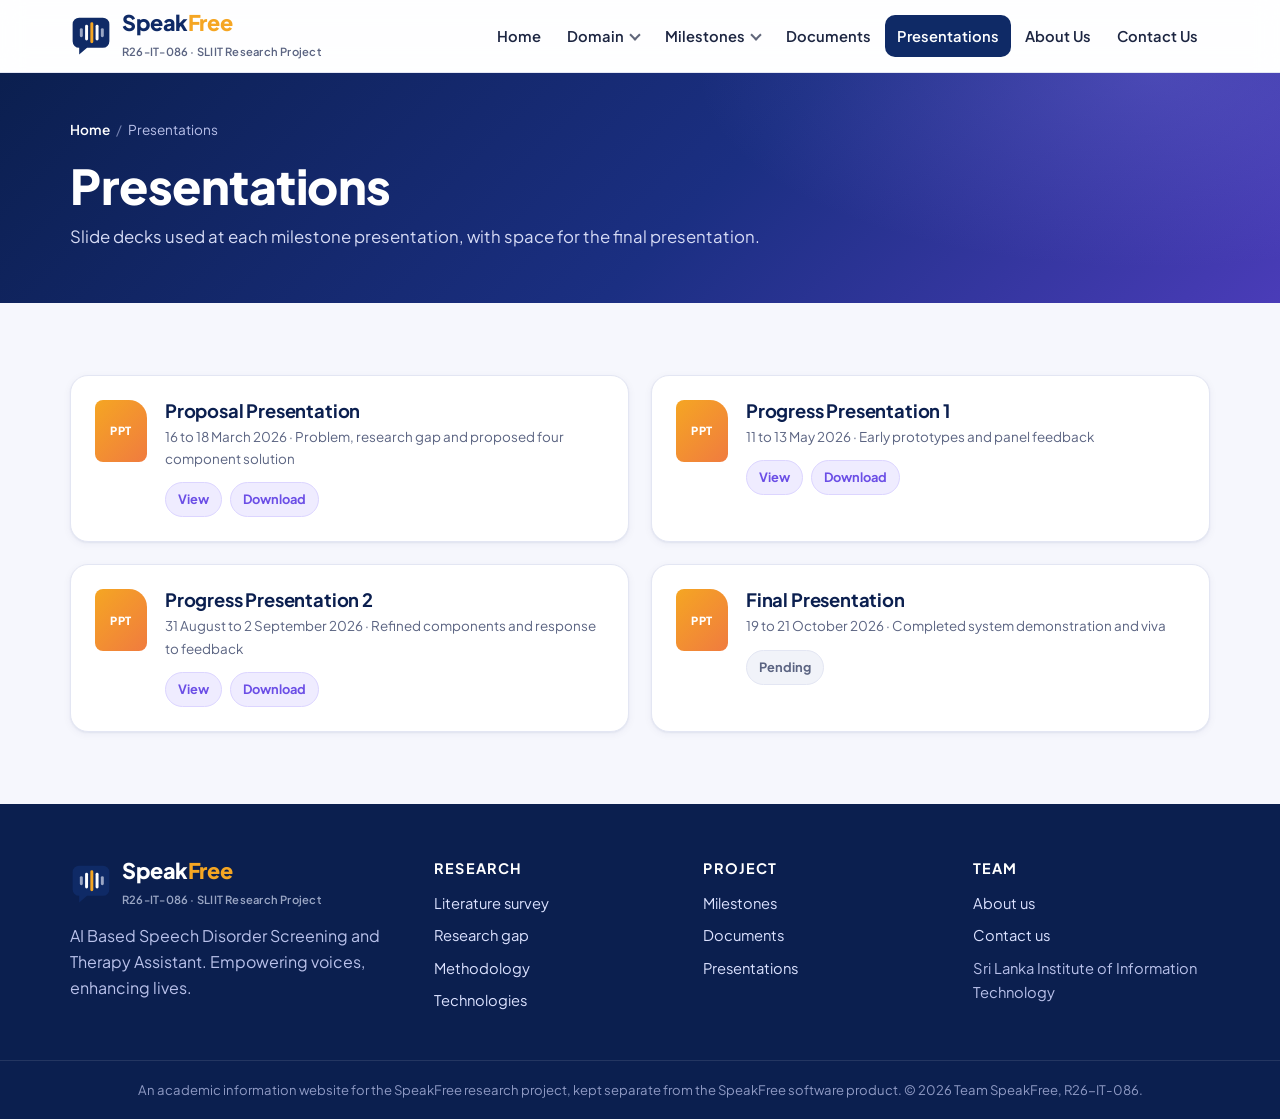
<file: presentations.html>
<!doctype html>
<html lang="en">
<head>
<meta charset="UTF-8">
<meta name="viewport" content="width=device-width, initial-scale=1.0">
<title>Presentations | SpeakFree, R26-IT-086</title>
<meta name="description" content="Slides from each SpeakFree research project presentation.">
<link rel="icon" type="image/svg+xml" href="assets/logo/logo-icon.svg">
<link rel="preconnect" href="https://fonts.googleapis.com">
<link rel="preconnect" href="https://fonts.gstatic.com" crossorigin>
<link href="https://fonts.googleapis.com/css2?family=Plus+Jakarta+Sans:wght@400;500;600;700;800&display=swap" rel="stylesheet">
<link rel="stylesheet" href="assets/style.css">
</head>
<body>
<a class="skip" href="#main">Skip to content</a>
<header class="site-header">
  <div class="container nav-wrap">
    <a href="index.html" class="brand">
      <img src="assets/logo/logo-icon.svg" alt="" width="42" height="42">
      <span><span class="brand-name">Speak<span class="free">Free</span></span><span class="brand-sub">R26-IT-086 &middot; SLIIT Research Project</span></span>
    </a>
    <input type="checkbox" id="nav-toggle" class="nav-toggle" aria-label="Toggle menu">
    <label for="nav-toggle" class="nav-burger" aria-hidden="true"><span></span></label>
    <nav class="main-nav" aria-label="Main">
      <ul>
        <li><a href="index.html">Home</a></li>
        <li class="has-sub"><a href="domain.html">Domain</a><ul class="sub"><li><a href="domain.html#literature-survey">Literature Survey</a></li><li><a href="domain.html#research-gap">Research Gap</a></li><li><a href="domain.html#research-problem">Research Problem</a></li><li><a href="domain.html#research-objectives">Research Objectives</a></li><li><a href="domain.html#methodology">Methodology</a></li><li><a href="domain.html#technologies">Technologies Used</a></li></ul></li>
        <li class="has-sub"><a href="milestones.html">Milestones</a><ul class="sub"><li><a href="milestones.html#proposal">Project Proposal</a></li><li><a href="milestones.html#checklist-1">Check List Submission</a></li><li><a href="milestones.html#pp1">Progress Presentation 1</a></li><li><a href="milestones.html#pp2">Progress Presentation 2</a></li><li><a href="milestones.html#draft-thesis">Draft Thesis and Website Submission</a></li><li><a href="milestones.html#final-checklist">Final Check List Submission</a></li><li><a href="milestones.html#final">Final Assessment and Viva</a></li><li><a href="milestones.html#research-paper">Research Paper Submission</a></li><li><a href="milestones.html#final-thesis">Final Thesis Submission</a></li></ul></li>
        <li><a href="documents.html">Documents</a></li>
        <li><a href="presentations.html" class="active" aria-current="page">Presentations</a></li>
        <li><a href="about.html">About Us</a></li>
        <li><a href="contact.html">Contact Us</a></li>
      </ul>
    </nav>
  </div>
</header>
<main id="main">
<div class="page-head">
  <div class="container">
    <ol class="crumbs"><li><a href="index.html">Home</a></li><li>Presentations</li></ol>
    <h1 class="rise">Presentations</h1>
    <p class="rise d1">Slide decks used at each milestone presentation, with space for the final presentation.</p>
  </div>
</div>

<section>
  <div class="container">
    <div class="grid grid-2">
      <article class="card doc-card slides">
        <div class="file">PPT</div>
        <div>
          <h3>Proposal Presentation</h3>
          <div class="doc-meta">16 to 18 March 2026 &middot; Problem, research gap and proposed four component solution</div>
          <div class="doc-links"><a href="files/presentations/proposal-presentation.pdf" class="chip" target="_blank" rel="noopener">View</a><a href="files/presentations/proposal-presentation.pdf" class="chip" download>Download</a></div>
        </div>
      </article>
      <article class="card doc-card slides">
        <div class="file">PPT</div>
        <div>
          <h3>Progress Presentation 1</h3>
          <div class="doc-meta">11 to 13 May 2026 &middot; Early prototypes and panel feedback</div>
          <div class="doc-links"><a href="files/presentations/progress-presentation-1.pdf" class="chip" target="_blank" rel="noopener">View</a><a href="files/presentations/progress-presentation-1.pdf" class="chip" download>Download</a></div>
        </div>
      </article>
      <article class="card doc-card slides">
        <div class="file">PPT</div>
        <div>
          <h3>Progress Presentation 2</h3>
          <div class="doc-meta">31 August to 2 September 2026 &middot; Refined components and response to feedback</div>
          <div class="doc-links"><a href="files/presentations/progress-presentation-2.pdf" class="chip" target="_blank" rel="noopener">View</a><a href="files/presentations/progress-presentation-2.pdf" class="chip" download>Download</a></div>
        </div>
      </article>
      <article class="card doc-card slides pending">
        <div class="file">PPT</div>
        <div>
          <h3>Final Presentation</h3>
          <div class="doc-meta">19 to 21 October 2026 &middot; Completed system demonstration and viva</div>
          <div class="doc-links"><span class="chip muted">Pending</span></div>
        </div>
      </article>
    </div>
  </div>
</section>

</main>
<footer class="site-footer">
  <div class="container footer-grid">
    <div>
      <a href="index.html" class="brand">
      <img src="assets/logo/logo-icon.svg" alt="" width="42" height="42">
      <span><span class="brand-name">Speak<span class="free">Free</span></span><span class="brand-sub">R26-IT-086 &middot; SLIIT Research Project</span></span>
    </a>
      <p>AI Based Speech Disorder Screening and Therapy Assistant. Empowering voices, enhancing lives.</p>
    </div>
    <div>
      <h4>Research</h4>
      <ul>
        <li><a href="domain.html#literature-survey">Literature survey</a></li>
        <li><a href="domain.html#research-gap">Research gap</a></li>
        <li><a href="domain.html#methodology">Methodology</a></li>
        <li><a href="domain.html#technologies">Technologies</a></li>
      </ul>
    </div>
    <div>
      <h4>Project</h4>
      <ul>
        <li><a href="milestones.html">Milestones</a></li>
        <li><a href="documents.html">Documents</a></li>
        <li><a href="presentations.html">Presentations</a></li>
      </ul>
    </div>
    <div>
      <h4>Team</h4>
      <ul>
        <li><a href="about.html">About us</a></li>
        <li><a href="contact.html">Contact us</a></li>
        <li>Sri Lanka Institute of Information Technology</li>
      </ul>
    </div>
  </div>
  <div class="footer-bottom">
    An academic information website for the SpeakFree research project, kept separate from the SpeakFree software product. &copy; 2026 Team SpeakFree, R26-IT-086.
  </div>
</footer>
</body>
</html>
</file>
<file: assets/style.css>
/* SpeakFree, R26-IT-086 academic website
   Palette taken from the SpeakFree presentation visuals:
   deep navy, SpeakFree orange, violet and lavender on soft white. */

:root {
  --navy-900: #0B1F4F;
  --navy: #0F2A66;
  --blue: #2F4FD8;
  --violet: #6B4EE6;
  --violet-soft: #8B7CF6;
  --lavender: #EFECFF;
  --lavender-2: #F5F3FF;
  --orange: #F5A623;
  --orange-soft: #FFF4E0;
  --green: #16A36A;
  --green-soft: #E3F7EE;
  --red: #E0564B;
  --bg: #F6F7FD;
  --surface: #FFFFFF;
  --text: #1C2541;
  --muted: #5B6482;
  --border: #E3E6F3;
  --shadow-sm: 0 1px 2px rgba(15, 42, 102, .06), 0 2px 8px rgba(15, 42, 102, .05);
  --shadow: 0 10px 30px rgba(47, 79, 216, .10), 0 2px 6px rgba(15, 42, 102, .06);
  --grad: linear-gradient(135deg, #2F4FD8 0%, #6B4EE6 60%, #8B7CF6 100%);
  --radius: 18px;
  --wrap: 1180px;
}

* { box-sizing: border-box; }
html { scroll-behavior: smooth; scroll-padding-top: 92px; }
body {
  margin: 0;
  font-family: "Plus Jakarta Sans", system-ui, -apple-system, "Segoe UI", sans-serif;
  color: var(--text);
  background: var(--bg);
  line-height: 1.65;
  font-size: 16px;
  -webkit-font-smoothing: antialiased;
}
img { max-width: 100%; display: block; }
a { color: var(--blue); text-decoration: none; }
a:hover { text-decoration: underline; }
h1, h2, h3, h4 { color: var(--navy-900); line-height: 1.2; margin: 0 0 .5em; letter-spacing: -.01em; }
h2 { font-size: clamp(1.6rem, 3vw, 2.25rem); font-weight: 800; }
h3 { font-size: 1.15rem; font-weight: 700; }
p { margin: 0 0 1em; }
.container { width: 100%; max-width: var(--wrap); margin: 0 auto; padding: 0 20px; }
.accent { background: var(--grad); -webkit-background-clip: text; background-clip: text; color: transparent; }
.free { color: var(--orange); }
.skip { position: absolute; left: -999px; }
.skip:focus { left: 12px; top: 12px; z-index: 100; background: #fff; padding: 8px 12px; border-radius: 8px; }

/* ---------- Header and navigation ---------- */
.site-header {
  position: sticky; top: 0; z-index: 50;
  background: rgba(255, 255, 255, .88);
  backdrop-filter: saturate(160%) blur(12px);
  -webkit-backdrop-filter: saturate(160%) blur(12px);
  border-bottom: 1px solid var(--border);
}
.nav-wrap { display: flex; align-items: center; justify-content: space-between; height: 72px; gap: 16px; }
.brand { display: flex; align-items: center; gap: 10px; color: var(--navy); text-decoration: none !important; }
.brand img { width: 42px; height: 42px; }
.brand-name { font-weight: 800; font-size: 1.35rem; letter-spacing: -.02em; line-height: 1; }
.brand-sub { display: block; font-size: .7rem; font-weight: 600; color: var(--muted); letter-spacing: .02em; margin-top: 4px; }

.nav-toggle { display: none; }
.nav-burger { display: none; cursor: pointer; width: 44px; height: 44px; border-radius: 12px; border: 1px solid var(--border); background: #fff; align-items: center; justify-content: center; }
.nav-burger span, .nav-burger span::before, .nav-burger span::after { display: block; width: 20px; height: 2px; background: var(--navy); border-radius: 2px; position: relative; content: ""; }
.nav-burger span::before { position: absolute; top: -6px; }
.nav-burger span::after { position: absolute; top: 6px; }

.main-nav > ul { list-style: none; display: flex; gap: 2px; margin: 0; padding: 0; }
.main-nav li { position: relative; }
.main-nav a {
  display: block; padding: 9px 12px; border-radius: 10px;
  color: var(--text); font-weight: 600; font-size: .92rem; text-decoration: none;
}
.main-nav a:hover, .main-nav li:focus-within > a { background: var(--lavender); color: var(--violet); }
.main-nav a.active { background: var(--navy); color: #fff; }
.has-sub > a::after { content: ""; display: inline-block; width: 6px; height: 6px; margin-left: 7px; border-right: 2px solid currentColor; border-bottom: 2px solid currentColor; transform: translateY(-3px) rotate(45deg); opacity: .7; }
.sub {
  list-style: none; margin: 0; padding: 8px;
  position: absolute; top: 100%; left: 0; min-width: 250px;
  background: #fff; border: 1px solid var(--border); border-radius: 14px; box-shadow: var(--shadow);
  opacity: 0; visibility: hidden; transform: translateY(6px); transition: .18s ease;
}
.has-sub:hover .sub, .has-sub:focus-within .sub { opacity: 1; visibility: visible; transform: translateY(2px); }
.sub a { font-weight: 500; font-size: .88rem; padding: 8px 10px; }
.sub a.active { background: var(--lavender); color: var(--violet); }

/* ---------- Hero ---------- */
.hero {
  position: relative; overflow: hidden;
  background:
    radial-gradient(900px 500px at 85% 20%, rgba(139, 124, 246, .22), transparent 60%),
    radial-gradient(700px 400px at 5% 90%, rgba(47, 79, 216, .10), transparent 60%),
    linear-gradient(180deg, #FFFFFF 0%, #F1F0FD 100%);
  padding: 40px 0 60px;
}
.hero-grid { display: grid; grid-template-columns: 1.1fr .9fr; gap: 48px; align-items: center; }
.eyebrow {
  display: inline-flex; align-items: center; gap: 8px;
  font-size: .78rem; font-weight: 700; letter-spacing: .08em; text-transform: uppercase;
  color: var(--violet); background: var(--lavender); border: 1px solid #DCD5FF;
  padding: 6px 12px; border-radius: 999px; margin-bottom: 18px;
}
.eyebrow::before { content: ""; width: 7px; height: 7px; border-radius: 50%; background: var(--orange); }
.hero h1 { font-size: clamp(3rem, 7vw, 5.2rem); font-weight: 800; letter-spacing: -.04em; margin-bottom: 10px; color: var(--navy); }
.hero-line { width: 240px; height: 3px; border-radius: 3px; background: linear-gradient(90deg, var(--navy), var(--violet-soft)); margin: 6px 0 22px; position: relative; }
.hero-line::after { content: ""; position: absolute; right: -4px; top: -3px; width: 9px; height: 9px; border-radius: 50%; background: var(--violet-soft); }
.hero .subtitle { font-size: clamp(1.2rem, 2.2vw, 1.6rem); font-weight: 600; color: var(--navy-900); line-height: 1.35; margin-bottom: 16px; }
.hero .lead { color: var(--muted); font-size: 1.05rem; max-width: 560px; }
.hero-actions { display: flex; flex-wrap: wrap; gap: 12px; margin: 26px 0; }
.tagline {
  display: inline-flex; align-items: center; gap: 14px;
  background: #fff; border: 1px solid var(--border); box-shadow: var(--shadow-sm);
  border-radius: 999px; padding: 8px 22px 8px 8px; font-weight: 600; color: var(--navy-900); line-height: 1.3;
}
.tagline .ico { width: 44px; height: 44px; border-radius: 50%; background: var(--grad); display: grid; place-items: center; flex: none; }
.hero-art { position: relative; max-width: 540px; justify-self: end; width: 100%; }
.hero-art img {
  width: 100%; height: auto; aspect-ratio: 5 / 4; max-height: 470px; object-fit: cover; object-position: center 55%;
  border-radius: 28px; box-shadow: 0 30px 60px rgba(107, 78, 230, .18); border: 1px solid #fff;
}
.float-chip {
  position: absolute; background: rgba(255, 255, 255, .92); border: 1px solid var(--border);
  border-radius: 14px; padding: 10px 14px; box-shadow: var(--shadow); font-size: .82rem; font-weight: 600; color: var(--navy-900);
}
.float-chip small { display: block; color: var(--muted); font-weight: 500; }
.float-chip.one { left: 24px; bottom: -18px; }
.float-chip.two { right: 24px; top: -18px; }

/* ---------- Buttons and chips ---------- */
.btn {
  display: inline-flex; align-items: center; gap: 8px;
  padding: 13px 22px; border-radius: 12px; font-weight: 700; font-size: .95rem;
  text-decoration: none !important; transition: transform .15s ease, box-shadow .15s ease; border: 0; cursor: pointer; font-family: inherit;
}
.btn:hover { transform: translateY(-2px); }
.btn-primary { background: var(--grad); color: #fff; box-shadow: 0 8px 20px rgba(107, 78, 230, .28); }
.btn-ghost { background: #fff; color: var(--navy); border: 1px solid var(--border); box-shadow: var(--shadow-sm); }
.chip {
  display: inline-flex; align-items: center; gap: 6px;
  padding: 6px 12px; border-radius: 999px; font-size: .8rem; font-weight: 700;
  background: var(--lavender); color: var(--violet); text-decoration: none !important; border: 1px solid #DCD5FF;
}
a.chip:hover { background: var(--violet); color: #fff; }
.chip.muted { background: #F1F3F9; color: var(--muted); border-color: var(--border); }
.status { display: inline-block; font-size: .72rem; font-weight: 800; letter-spacing: .04em; text-transform: uppercase; padding: 4px 10px; border-radius: 999px; white-space: nowrap; }
.status.done { background: var(--green-soft); color: var(--green); }
.status.next { background: var(--orange-soft); color: #B9740A; }
.status.upcoming { background: #EEF1FA; color: var(--muted); }

/* ---------- Sections ---------- */
section { padding: 72px 0; }
section.alt { background: linear-gradient(180deg, #FFFFFF, #F4F3FE); border-top: 1px solid var(--border); border-bottom: 1px solid var(--border); }
.section-head { max-width: 760px; margin-bottom: 36px; }
.section-head.center { margin-left: auto; margin-right: auto; text-align: center; }
.kicker { display: block; font-size: .78rem; font-weight: 800; letter-spacing: .12em; text-transform: uppercase; color: var(--violet); margin-bottom: 10px; }
.section-head p { color: var(--muted); font-size: 1.05rem; }

.grid { display: grid; gap: 22px; }
.grid-2 { grid-template-columns: repeat(2, 1fr); }
.grid-3 { grid-template-columns: repeat(3, 1fr); }
.grid-4 { grid-template-columns: repeat(4, 1fr); }

.card {
  background: var(--surface); border: 1px solid var(--border); border-radius: var(--radius);
  padding: 24px; box-shadow: var(--shadow-sm); transition: transform .2s ease, box-shadow .2s ease;
}
.card:hover { transform: translateY(-4px); box-shadow: var(--shadow); }
.card p { color: var(--muted); font-size: .95rem; }
.card p:last-child { margin-bottom: 0; }
.icon {
  width: 48px; height: 48px; border-radius: 14px; display: grid; place-items: center; margin-bottom: 16px;
  background: var(--lavender); color: var(--violet);
}
.icon svg { width: 24px; height: 24px; }

.stats { display: grid; grid-template-columns: repeat(4, 1fr); gap: 18px; margin-top: -36px; position: relative; z-index: 2; }
.stat { background: #fff; border: 1px solid var(--border); border-radius: var(--radius); padding: 22px; box-shadow: var(--shadow); }
.stat .num { font-size: 1.9rem; font-weight: 800; color: var(--navy); letter-spacing: -.02em; }
.stat .num em { font-style: normal; color: var(--orange); }
.stat .label { color: var(--muted); font-size: .9rem; font-weight: 500; }

/* image cards (problem, components) */
.media-card { padding: 0; overflow: hidden; display: flex; flex-direction: column; }
.media-card .thumb { display: block; aspect-ratio: 16 / 9; overflow: hidden; background: var(--lavender); border-bottom: 1px solid var(--border); }
.media-card .thumb img { width: 100%; height: 100%; object-fit: cover; object-position: top left; transition: transform .4s ease; }
.media-card:hover .thumb img { transform: scale(1.04); }
.media-card .body { padding: 22px; flex: 1; display: flex; flex-direction: column; }
.media-card .owner { margin-top: auto; padding-top: 14px; border-top: 1px dashed var(--border); font-size: .86rem; font-weight: 700; color: var(--navy); }
.media-card .owner small { display: block; font-weight: 500; color: var(--muted); }
.tag { display: inline-block; font-size: .72rem; font-weight: 800; letter-spacing: .08em; text-transform: uppercase; color: var(--violet); margin-bottom: 8px; }
.c1 .tag { color: var(--blue); } .c2 .tag { color: var(--violet); } .c3 .tag { color: #D98B0B; } .c4 .tag { color: var(--green); }

.split { display: grid; grid-template-columns: 1fr 1fr; gap: 44px; align-items: center; }
.split.reverse > :first-child { order: 2; }
.checks { list-style: none; padding: 0; margin: 0 0 1em; }
.checks li { position: relative; padding-left: 32px; margin-bottom: 12px; color: var(--text); }
.checks li::before {
  content: ""; position: absolute; left: 0; top: 3px; width: 20px; height: 20px; border-radius: 50%;
  background: var(--lavender) url("data:image/svg+xml,%3Csvg xmlns='http://www.w3.org/2000/svg' viewBox='0 0 24 24' fill='none' stroke='%236B4EE6' stroke-width='3' stroke-linecap='round' stroke-linejoin='round'%3E%3Cpath d='M5 12l5 5 9-10'/%3E%3C/svg%3E") center / 12px no-repeat;
}
.checks li strong { color: var(--navy-900); }

/* figures and CSS only lightbox */
.figure { margin: 0; background: #fff; border: 1px solid var(--border); border-radius: var(--radius); padding: 10px; box-shadow: var(--shadow-sm); }
.figure a { display: block; border-radius: 12px; overflow: hidden; position: relative; }
.figure a::after {
  content: "Click to enlarge"; position: absolute; right: 10px; bottom: 10px;
  background: rgba(11, 31, 79, .78); color: #fff; font-size: .75rem; font-weight: 600; padding: 5px 10px; border-radius: 999px;
  opacity: 0; transition: opacity .2s ease;
}
.figure a:hover::after, .figure a:focus::after { opacity: 1; }
.figure img { width: 100%; }
.figure figcaption { font-size: .85rem; color: var(--muted); padding: 10px 6px 4px; }
.figure figcaption strong { color: var(--navy-900); }
.lightbox {
  position: fixed; inset: 0; z-index: 200; background: rgba(11, 31, 79, .86);
  display: none; align-items: center; justify-content: center; padding: 24px;
}
.lightbox:target { display: flex; }
.lightbox img { max-height: 88vh; width: auto; border-radius: 12px; box-shadow: 0 20px 60px rgba(0, 0, 0, .4); }
.lightbox .close {
  position: absolute; top: 18px; right: 22px; color: #fff; font-size: .9rem; font-weight: 700;
  background: rgba(255, 255, 255, .14); padding: 8px 14px; border-radius: 999px; text-decoration: none;
}
.lightbox .backdrop { position: absolute; inset: 0; }
.lightbox img, .lightbox .close { position: relative; z-index: 1; }
.lightbox .close { position: absolute; }

/* ---------- Page head and breadcrumb ---------- */
.page-head {
  background:
    radial-gradient(700px 300px at 90% 0%, rgba(139, 124, 246, .28), transparent 65%),
    linear-gradient(135deg, #0B1F4F 0%, #1B2F82 55%, #4A3CB8 100%);
  color: #fff; padding: 46px 0 52px;
}
.page-head h1 { color: #fff; font-size: clamp(2rem, 4.5vw, 3rem); font-weight: 800; margin-bottom: 8px; }
.page-head p { color: #D6DBF5; max-width: 720px; font-size: 1.05rem; margin: 0; }
.crumbs { list-style: none; display: flex; flex-wrap: wrap; gap: 6px; padding: 0; margin: 0 0 16px; font-size: .85rem; color: #B9C1EA; }
.crumbs a { color: #fff; font-weight: 600; }
.crumbs li + li::before { content: "/"; margin-right: 6px; opacity: .6; }

/* ---------- Domain page with table of contents ---------- */
.with-toc { display: grid; grid-template-columns: 240px 1fr; gap: 44px; align-items: start; }
.toc { position: sticky; top: 96px; background: #fff; border: 1px solid var(--border); border-radius: var(--radius); padding: 18px; box-shadow: var(--shadow-sm); }
.toc h4 { font-size: .75rem; text-transform: uppercase; letter-spacing: .1em; color: var(--muted); margin-bottom: 10px; }
.toc ol { margin: 0; padding: 0; list-style: none; counter-reset: toc; }
.toc li { counter-increment: toc; }
.toc a { display: flex; gap: 10px; padding: 8px 10px; border-radius: 10px; color: var(--text); font-weight: 600; font-size: .9rem; text-decoration: none; }
.toc a::before { content: counter(toc, decimal-leading-zero); color: var(--violet-soft); font-weight: 800; }
.toc a:hover { background: var(--lavender); color: var(--violet); }
.doc-section { padding: 0 0 56px; margin-bottom: 56px; border-bottom: 1px solid var(--border); }
.doc-section:last-child { border-bottom: 0; margin-bottom: 0; }
.doc-section h2 { font-size: clamp(1.5rem, 2.6vw, 2rem); }
.doc-section > p, .doc-section > ul { color: var(--text); }
.doc-section ul.bullets { padding-left: 20px; }
.doc-section ul.bullets li { margin-bottom: 10px; }
.figure-row { display: grid; grid-template-columns: 1fr 1fr; gap: 18px; margin: 24px 0; }
.callout {
  border-left: 4px solid var(--violet); background: var(--lavender-2); border-radius: 0 14px 14px 0;
  padding: 16px 20px; color: var(--navy-900); font-weight: 500; margin: 20px 0;
}
.callout.orange { border-color: var(--orange); background: #FFF9EE; }

/* tables */
.table-wrap { overflow-x: auto; border: 1px solid var(--border); border-radius: var(--radius); background: #fff; box-shadow: var(--shadow-sm); }
table { width: 100%; border-collapse: collapse; font-size: .93rem; }
th, td { padding: 14px 16px; text-align: left; border-bottom: 1px solid var(--border); vertical-align: top; }
th { background: #F3F2FD; color: var(--navy-900); font-weight: 700; font-size: .82rem; text-transform: uppercase; letter-spacing: .05em; }
tr:last-child td { border-bottom: 0; }
td.yes { color: var(--green); font-weight: 800; }
td.no { color: var(--red); font-weight: 800; }
td.part { color: #B9740A; font-weight: 800; }

/* pipeline steps */
.pipeline { list-style: none; padding: 0; margin: 22px 0; display: grid; grid-template-columns: repeat(5, 1fr); gap: 10px; counter-reset: step; }
.pipeline li {
  counter-increment: step; background: var(--grad); color: #fff; padding: 14px 14px 14px 16px; border-radius: 12px;
  font-weight: 700; font-size: .86rem; line-height: 1.3; position: relative;
}
.pipeline li::before { content: counter(step); display: block; font-size: .72rem; opacity: .75; margin-bottom: 4px; }
.component-block { background: #fff; border: 1px solid var(--border); border-radius: var(--radius); padding: 26px; margin: 22px 0; box-shadow: var(--shadow-sm); }
.component-block .split { gap: 28px; align-items: start; }
.component-block h3 { font-size: 1.25rem; }
.component-block p, .component-block li { font-size: .95rem; }

.tech-list { display: flex; flex-wrap: wrap; gap: 8px; margin-top: 12px; }
.tech-list span { font-size: .8rem; font-weight: 600; padding: 5px 10px; border-radius: 8px; background: #F3F4FA; color: var(--navy-900); border: 1px solid var(--border); }

/* ---------- Milestones ---------- */
.ms-overview td:first-child { font-weight: 700; color: var(--navy-900); }
.ms-list { display: grid; gap: 14px; }
.milestone { background: #fff; border: 1px solid var(--border); border-radius: var(--radius); box-shadow: var(--shadow-sm); overflow: hidden; }
.milestone[open] { box-shadow: var(--shadow); border-color: #D4CCFF; }
.milestone summary {
  list-style: none; cursor: pointer; display: grid; grid-template-columns: 54px 1fr auto auto 28px; gap: 16px; align-items: center; padding: 18px 22px;
}
.milestone summary::-webkit-details-marker { display: none; }
.milestone summary:hover { background: var(--lavender-2); }
.ms-num { width: 46px; height: 46px; border-radius: 14px; display: grid; place-items: center; font-weight: 800; background: var(--lavender); color: var(--violet); }
.milestone.is-done .ms-num { background: var(--green-soft); color: var(--green); }
.milestone.is-next .ms-num { background: var(--orange-soft); color: #B9740A; }
.ms-title { font-weight: 700; color: var(--navy-900); font-size: 1.05rem; line-height: 1.3; }
.ms-date { display: block; font-size: .85rem; font-weight: 600; color: var(--muted); }
.ms-marks { font-size: .82rem; font-weight: 700; color: var(--navy); background: #F3F4FA; border: 1px solid var(--border); padding: 5px 10px; border-radius: 8px; white-space: nowrap; }
.chev { width: 10px; height: 10px; border-right: 2px solid var(--muted); border-bottom: 2px solid var(--muted); transform: rotate(45deg); transition: transform .2s ease; justify-self: center; }
.milestone[open] .chev { transform: rotate(-135deg); }
.ms-body { padding: 0 22px 22px 92px; color: var(--muted); }
.ms-body dl { display: grid; grid-template-columns: 150px 1fr; gap: 8px 16px; margin: 14px 0 0; font-size: .92rem; }
.ms-body dt { font-weight: 700; color: var(--navy-900); }
.ms-body dd { margin: 0; }

/* ---------- Documents and presentations ---------- */
.doc-group { margin-bottom: 48px; }
.doc-group > h2 { font-size: 1.5rem; display: flex; align-items: center; gap: 12px; }
.doc-group > h2 .count { font-size: .8rem; font-weight: 700; background: var(--lavender); color: var(--violet); padding: 3px 10px; border-radius: 999px; }
.doc-card { display: flex; gap: 18px; align-items: flex-start; }
.doc-card .file {
  flex: none; width: 52px; height: 62px; border-radius: 8px 18px 8px 8px; display: grid; place-items: center;
  background: var(--grad); color: #fff; font-size: .7rem; font-weight: 800; letter-spacing: .05em;
}
.doc-card.pending .file { background: linear-gradient(135deg, #B8BFD6, #D7DCEB); }
.doc-card.slides .file { background: linear-gradient(135deg, #F5A623, #F07B3F); }
.doc-card h3 { margin-bottom: 4px; }
.doc-meta { font-size: .84rem; color: var(--muted); margin-bottom: 12px; }
.doc-links { display: flex; flex-wrap: wrap; gap: 8px; align-items: center; }

/* ---------- About ---------- */
.profile {
  display: grid; grid-template-columns: 300px 1fr; gap: 40px; align-items: center;
  background: #fff; border: 1px solid var(--border); border-radius: 28px; padding: 32px; box-shadow: var(--shadow);
  position: relative; overflow: hidden;
}
.profile::before {
  content: ""; position: absolute; inset: 0 auto 0 0; width: 364px;
  background: radial-gradient(260px 260px at 50% 50%, #EEF2FF, #F6F5FF 70%, transparent);
}
.profile-logo { position: relative; display: flex; flex-direction: column; align-items: center; text-align: center; }
.profile-logo img { width: 132px; height: 132px; filter: drop-shadow(0 14px 24px rgba(15, 42, 102, .22)); margin-bottom: 14px; }
.wordmark { font-size: 2.6rem; font-weight: 800; letter-spacing: -.03em; color: var(--navy); line-height: 1; }
.wordmark-sub { font-size: .86rem; font-weight: 600; color: var(--navy-900); margin-top: 10px; max-width: 240px; line-height: 1.35; }
.wordmark-tag {
  margin-top: 14px; font-size: .78rem; font-weight: 700; color: var(--violet);
  background: #fff; border: 1px solid #E6E1FF; border-radius: 999px; padding: 6px 14px; box-shadow: var(--shadow-sm);
}
.profile-body h2 { font-size: clamp(1.4rem, 2.4vw, 1.9rem); }
.facts { display: grid; grid-template-columns: repeat(3, 1fr); gap: 12px; margin: 20px 0 22px; }
.facts div { background: var(--lavender-2); border: 1px solid #E6E1FF; border-radius: 14px; padding: 12px 14px; }
.facts dt { font-size: .7rem; font-weight: 800; letter-spacing: .08em; text-transform: uppercase; color: var(--violet); }
.facts dd { margin: 2px 0 0; font-weight: 700; color: var(--navy-900); font-size: .92rem; line-height: 1.35; }
.profile-team { display: flex; align-items: center; gap: 16px; font-size: .9rem; color: var(--muted); line-height: 1.4; }
.profile-team strong { display: block; color: var(--navy-900); }
.faces { display: flex; flex: none; }
.faces img { width: 52px; height: 52px; border-radius: 50%; object-fit: cover; border: 3px solid #fff; box-shadow: var(--shadow-sm); }
.faces img + img { margin-left: -14px; }
.member .photo {
  width: 132px; height: 132px; border-radius: 50%; object-fit: cover; margin-bottom: 16px;
  border: 4px solid #fff; box-shadow: 0 0 0 4px var(--lavender), var(--shadow);
}
.member.c1 .photo { box-shadow: 0 0 0 4px #DCE3FF, var(--shadow); }
.member.c3 .photo { box-shadow: 0 0 0 4px #FFE9C4, var(--shadow); }
.member.c4 .photo { box-shadow: 0 0 0 4px #CDF1E0, var(--shadow); }
.member { text-align: center; display: flex; flex-direction: column; align-items: center; }
.avatar {
  width: 84px; height: 84px; border-radius: 50%; display: grid; place-items: center; margin-bottom: 14px;
  font-size: 1.5rem; font-weight: 800; color: #fff; background: var(--grad);
  box-shadow: 0 0 0 6px var(--lavender);
}
.member.c1 .avatar { background: linear-gradient(135deg, #2F4FD8, #5B7BFF); }
.member.c3 .avatar { background: linear-gradient(135deg, #F5A623, #F07B3F); }
.member.c4 .avatar { background: linear-gradient(135deg, #16A36A, #3CC48E); }
.member .role { font-size: .85rem; font-weight: 700; color: var(--violet); margin-bottom: 4px; }
.member .sid { font-size: .82rem; font-weight: 600; color: var(--muted); margin-bottom: 12px; }
.member p { font-size: .9rem; }
.member .mail { margin-top: auto; padding-top: 12px; font-size: .78rem; font-weight: 600; overflow-wrap: anywhere; }
.supervisor { display: flex; gap: 18px; align-items: center; }
.supervisor .avatar { width: 64px; height: 64px; font-size: 1.1rem; margin: 0; flex: none; background: linear-gradient(135deg, #0F2A66, #2F4FD8); }
.supervisor h3 { margin-bottom: 2px; }
.supervisor p { margin: 0; }

/* ---------- Contact ---------- */
.contact-grid { display: grid; grid-template-columns: 1fr 1fr; gap: 28px; align-items: start; }
.contact-item { display: flex; gap: 14px; align-items: flex-start; padding: 14px 0; border-bottom: 1px dashed var(--border); }
.contact-item:last-child { border-bottom: 0; }
.contact-item .icon { margin: 0; width: 42px; height: 42px; flex: none; }
.contact-item strong { display: block; color: var(--navy-900); }
.contact-item span, .contact-item a { font-size: .92rem; }
.form-field { margin-bottom: 16px; }
.form-field label { display: block; font-weight: 700; font-size: .86rem; color: var(--navy-900); margin-bottom: 6px; }
.form-field input, .form-field select, .form-field textarea {
  width: 100%; padding: 12px 14px; border-radius: 12px; border: 1px solid var(--border); background: #FBFBFF;
  font-family: inherit; font-size: .95rem; color: var(--text);
}
.form-field textarea { min-height: 140px; resize: vertical; }
.form-field input:focus, .form-field select:focus, .form-field textarea:focus { outline: 2px solid #CFC6FF; border-color: var(--violet); background: #fff; }
.template { background: #0F1B3D; color: #DCE2FF; border-radius: 14px; padding: 18px 20px; font-family: ui-monospace, Consolas, monospace; font-size: .84rem; line-height: 1.7; white-space: pre-wrap; margin: 0; }
.template b { color: var(--orange); font-weight: 600; }

/* ---------- Footer ---------- */
.site-footer { background: #0B1F4F; color: #B9C1EA; padding: 56px 0 0; margin-top: 0; }
.footer-grid { display: grid; grid-template-columns: 1.4fr 1fr 1fr 1fr; gap: 32px; }
.site-footer h4 { color: #fff; font-size: .9rem; text-transform: uppercase; letter-spacing: .08em; margin-bottom: 14px; }
.site-footer ul { list-style: none; padding: 0; margin: 0; }
.site-footer li { margin-bottom: 8px; font-size: .92rem; }
.site-footer a { color: #DCE2FF; }
.site-footer .brand { color: #fff; margin-bottom: 14px; }
.site-footer .brand-sub { color: #9AA6C4; }
.footer-bottom { border-top: 1px solid rgba(255, 255, 255, .1); margin-top: 40px; padding: 18px 20px; font-size: .82rem; text-align: center; color: #8F9AC4; }

/* ---------- Entrance animation ---------- */
@media (prefers-reduced-motion: no-preference) {
  .rise { animation: rise .7s ease both; }
  .d1 { animation-delay: .08s; } .d2 { animation-delay: .16s; } .d3 { animation-delay: .24s; } .d4 { animation-delay: .32s; }
  @keyframes rise { from { opacity: 0; transform: translateY(18px); } to { opacity: 1; transform: none; } }
}

/* ---------- Responsive ---------- */
@media (max-width: 1080px) {
  .nav-burger { display: inline-flex; }
  .main-nav {
    position: absolute; top: 72px; left: 0; right: 0; background: #fff; border-bottom: 1px solid var(--border);
    box-shadow: var(--shadow); max-height: 0; overflow: hidden; transition: max-height .3s ease;
  }
  .nav-toggle:checked ~ .main-nav { max-height: 85vh; overflow-y: auto; }
  .main-nav > ul { flex-direction: column; padding: 12px 20px 20px; }
  .sub { position: static; opacity: 1; visibility: visible; transform: none; box-shadow: none; border: 0; padding: 0 0 6px 14px; min-width: 0; }
  .has-sub > a::after { display: none; }
}
@media (max-width: 960px) {
  .hero-grid, .split, .contact-grid, .with-toc { grid-template-columns: 1fr; }
  .split.reverse > :first-child { order: 0; }
  .grid-4 { grid-template-columns: repeat(2, 1fr); }
  .grid-3 { grid-template-columns: repeat(2, 1fr); }
  .stats { grid-template-columns: repeat(2, 1fr); margin-top: 24px; }
  .toc { position: static; }
  .pipeline { grid-template-columns: repeat(2, 1fr); }
  .footer-grid { grid-template-columns: 1fr 1fr; }
  .hero-art { justify-self: center; }
  .profile { grid-template-columns: 1fr; gap: 20px; }
  .profile::before { display: none; }
  .profile-logo img { max-width: 180px; }
  .facts { grid-template-columns: repeat(2, 1fr); }
}
@media (max-width: 640px) {
  section { padding: 52px 0; }
  .container { padding: 0 16px; }
  .grid-2, .grid-3, .grid-4, .figure-row, .footer-grid { grid-template-columns: 1fr; }
  .stats { grid-template-columns: 1fr 1fr; }
  .brand-sub { display: none; }
  .milestone summary { grid-template-columns: 42px 1fr 22px; gap: 12px; padding: 16px; }
  .milestone summary .status, .milestone summary .ms-marks { grid-column: 2; justify-self: start; }
  .milestone summary .chev { grid-row: 1; grid-column: 3; }
  .ms-num { width: 40px; height: 40px; }
  .ms-body { padding: 0 16px 18px; }
  .ms-body dl { grid-template-columns: 1fr; gap: 2px; }
  .ms-body dd { margin-bottom: 8px; }
  .doc-card { flex-direction: column; }
  .float-chip { display: none; }
  .profile { padding: 22px; }
  .facts { grid-template-columns: 1fr; }
  .profile-team { flex-direction: column; align-items: flex-start; }
}
</file>
